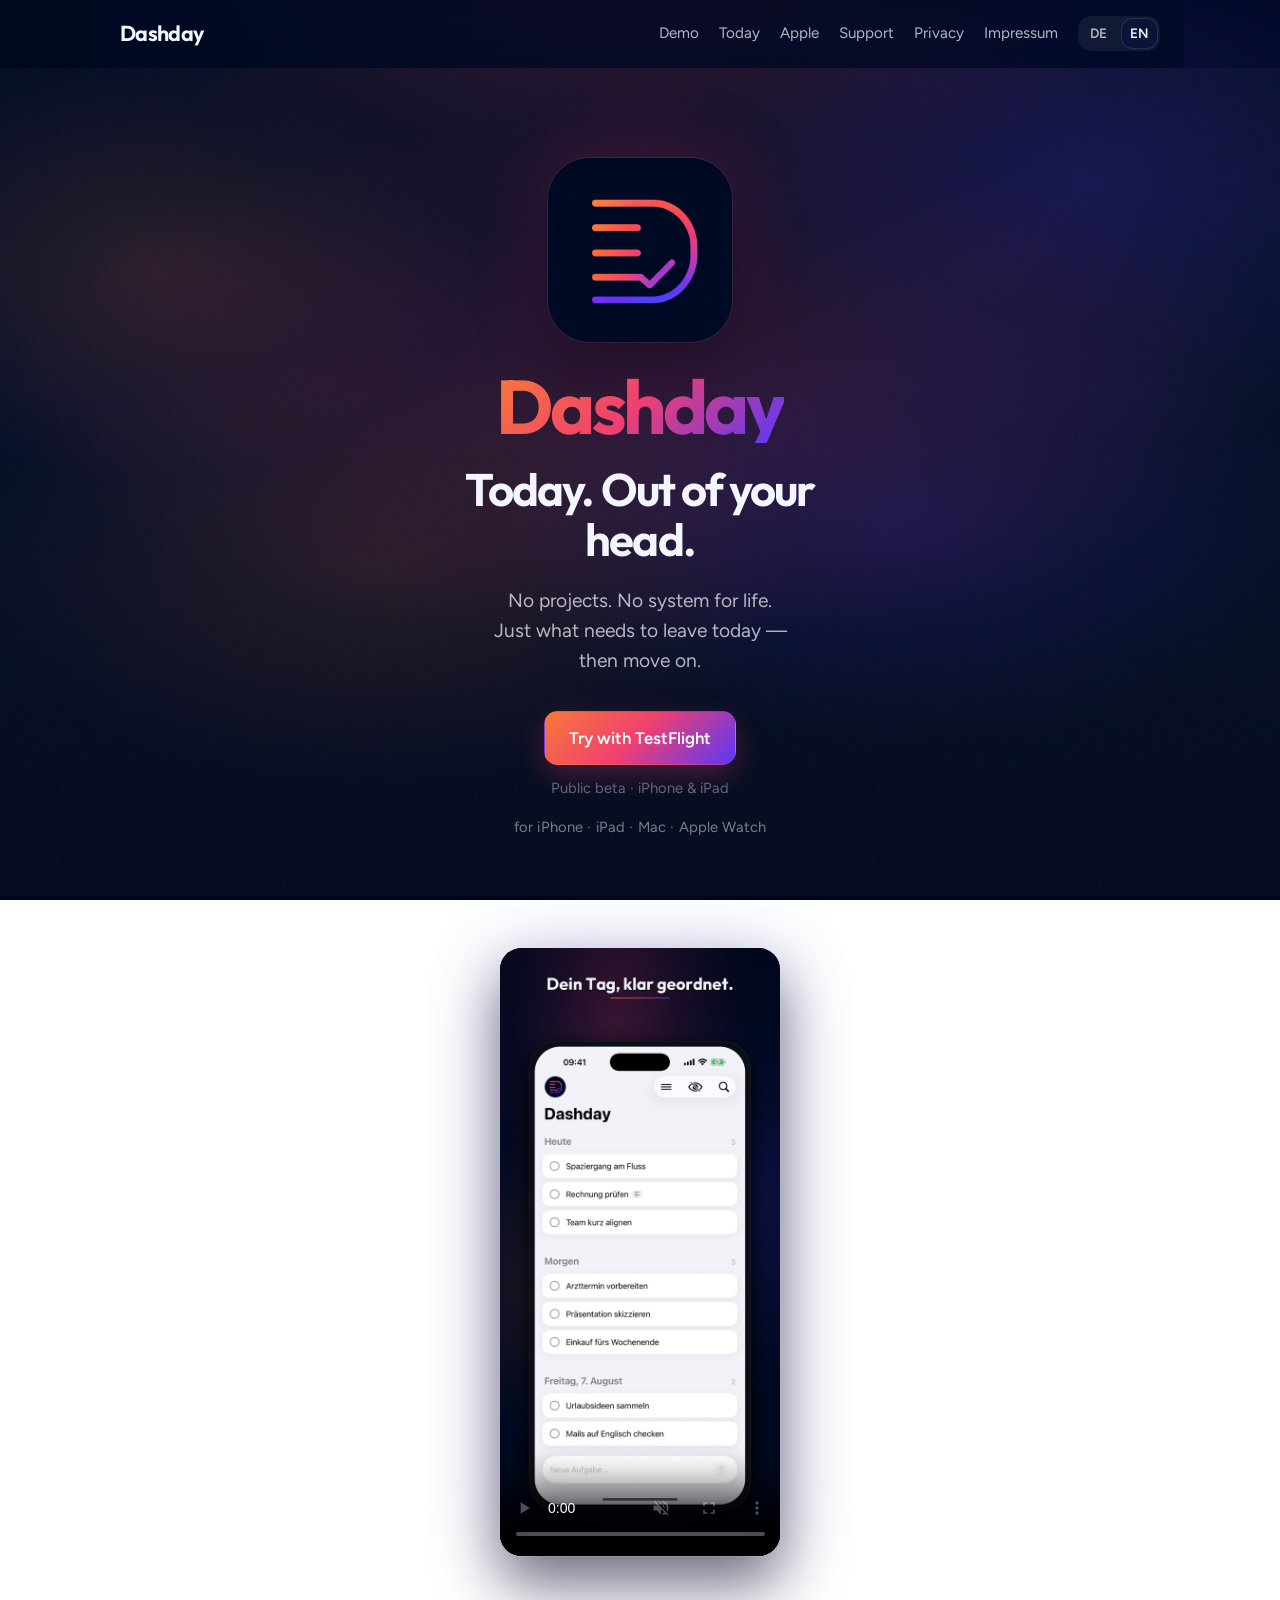
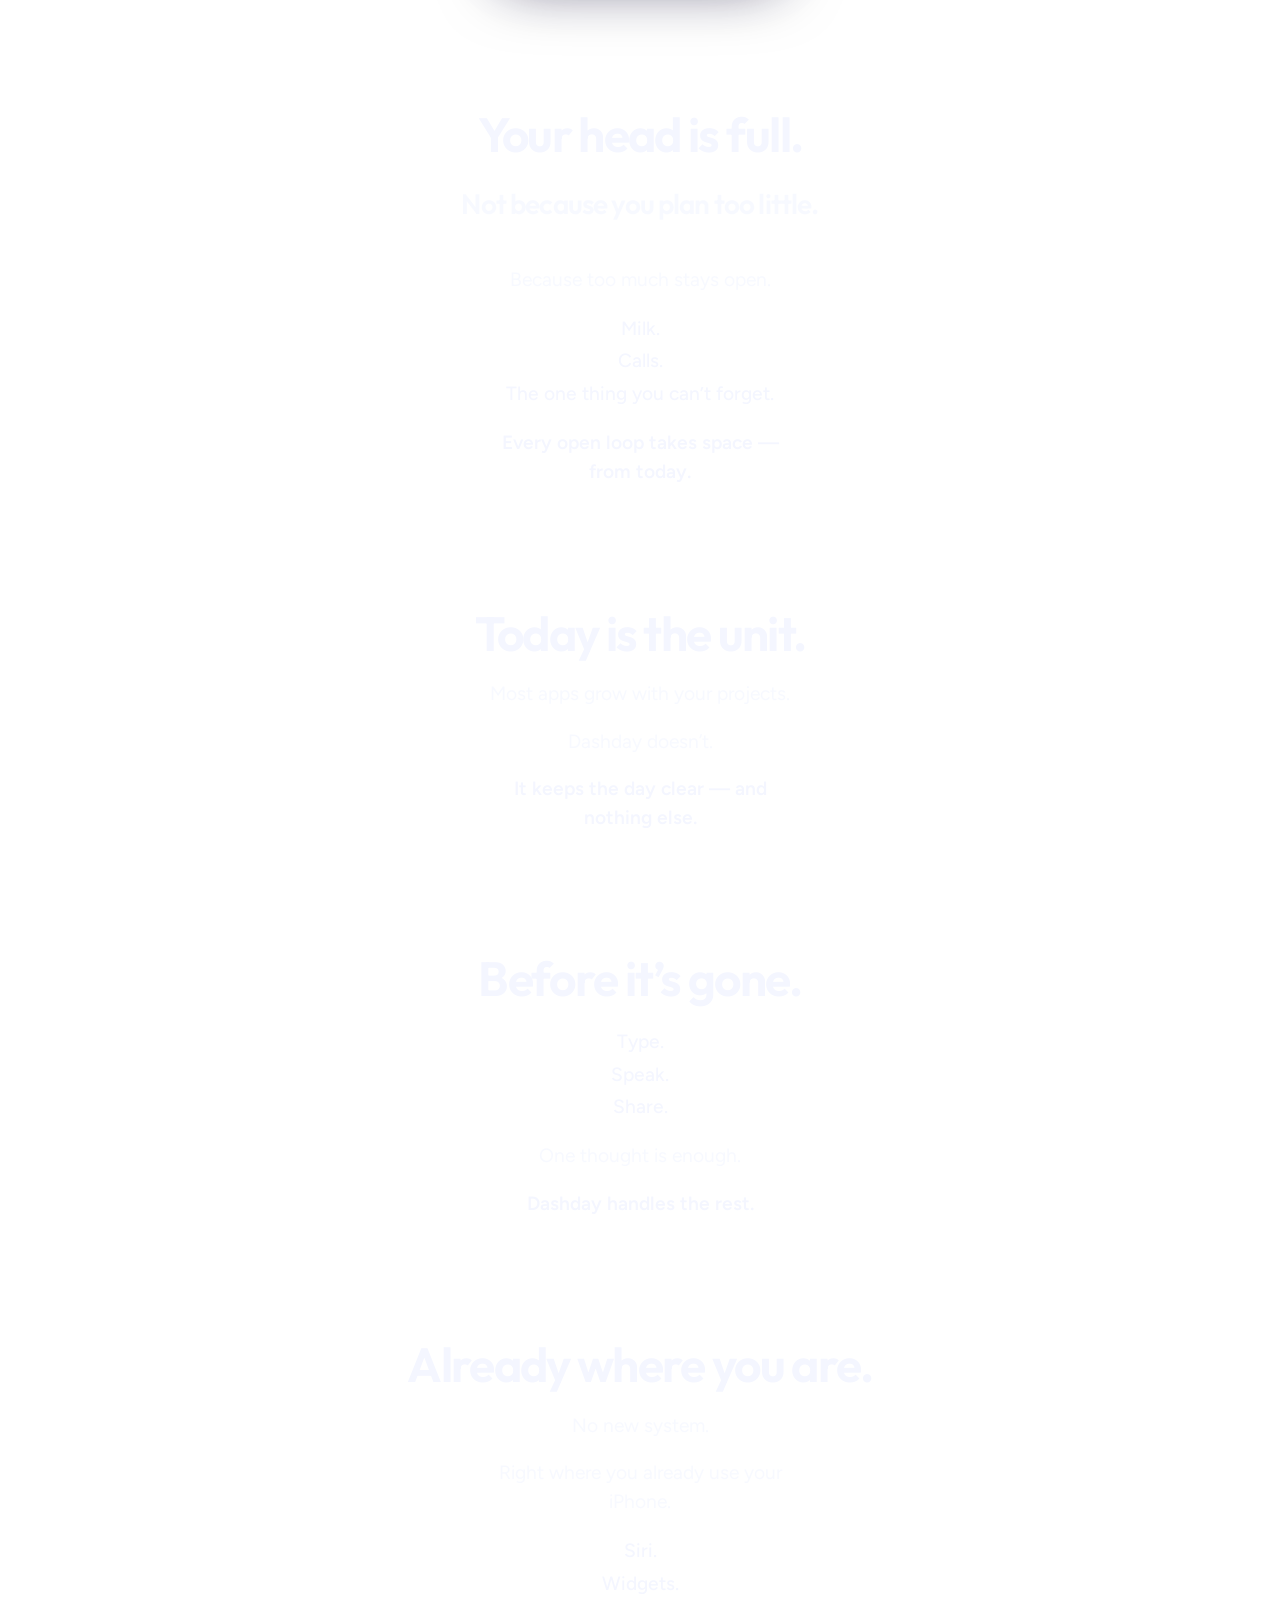
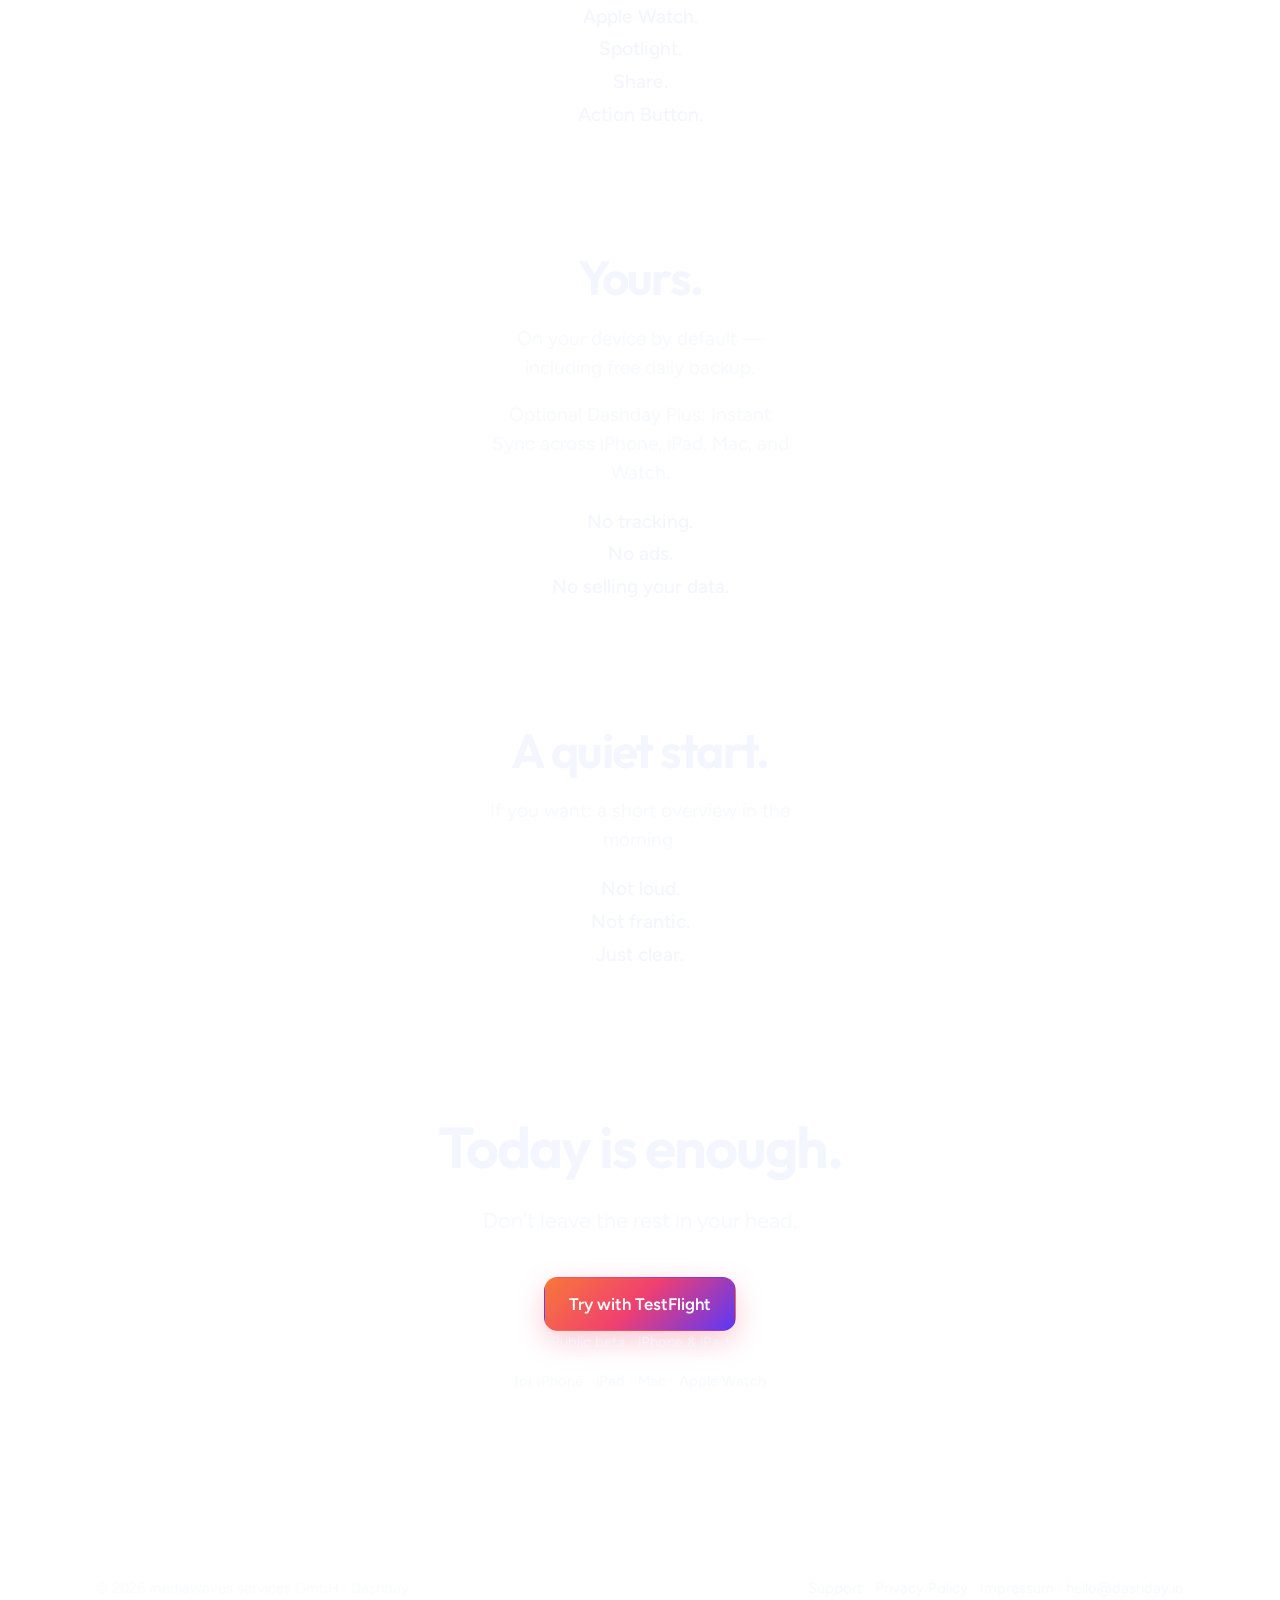
<file: index.html>
<!DOCTYPE html>
<html lang="en">
  <head>
    <meta charset="utf-8" />
    <meta name="viewport" content="width=device-width, initial-scale=1" />
    <title>Dashday — Today. Out of your head.</title>
    <meta
      name="description"
      content="Dashday: today, out of your head. For iPhone, iPad, Mac, and Apple Watch."
    />
    <meta name="robots" content="index,follow" />
    <link rel="canonical" href="https://dashday.io/" />
    <link rel="alternate" hreflang="de" href="https://dashday.io/de/" />
    <link rel="alternate" hreflang="en" href="https://dashday.io/en/" />
    <link rel="alternate" hreflang="x-default" href="https://dashday.io/" />
    <meta property="og:site_name" content="Dashday" />
    <meta property="og:title" content="Dashday" />
    <meta property="og:description" content="Today. Out of your head." />
    <meta property="og:url" content="https://dashday.io/" />
    <meta property="og:image" content="https://dashday.io/assets/icon-512.png" />
    <meta http-equiv="refresh" content="0;url=/en/" />
    <script src="/assets/i18n.js"></script>
    <script>
      DashdayI18n.redirectRoot();
    </script>
  </head>
  <body>
    <main style="font-family: system-ui, sans-serif; max-width: 28rem; margin: 4rem auto; padding: 0 1.25rem; line-height: 1.5">
      <h1>Dashday</h1>
      <p>Today. Out of your head.</p>
      <p>
        <a href="/en/">Continue in English</a>
        ·
        <a href="/de/">Weiter auf Deutsch</a>
      </p>
    </main>
  </body>
</html>
</file>
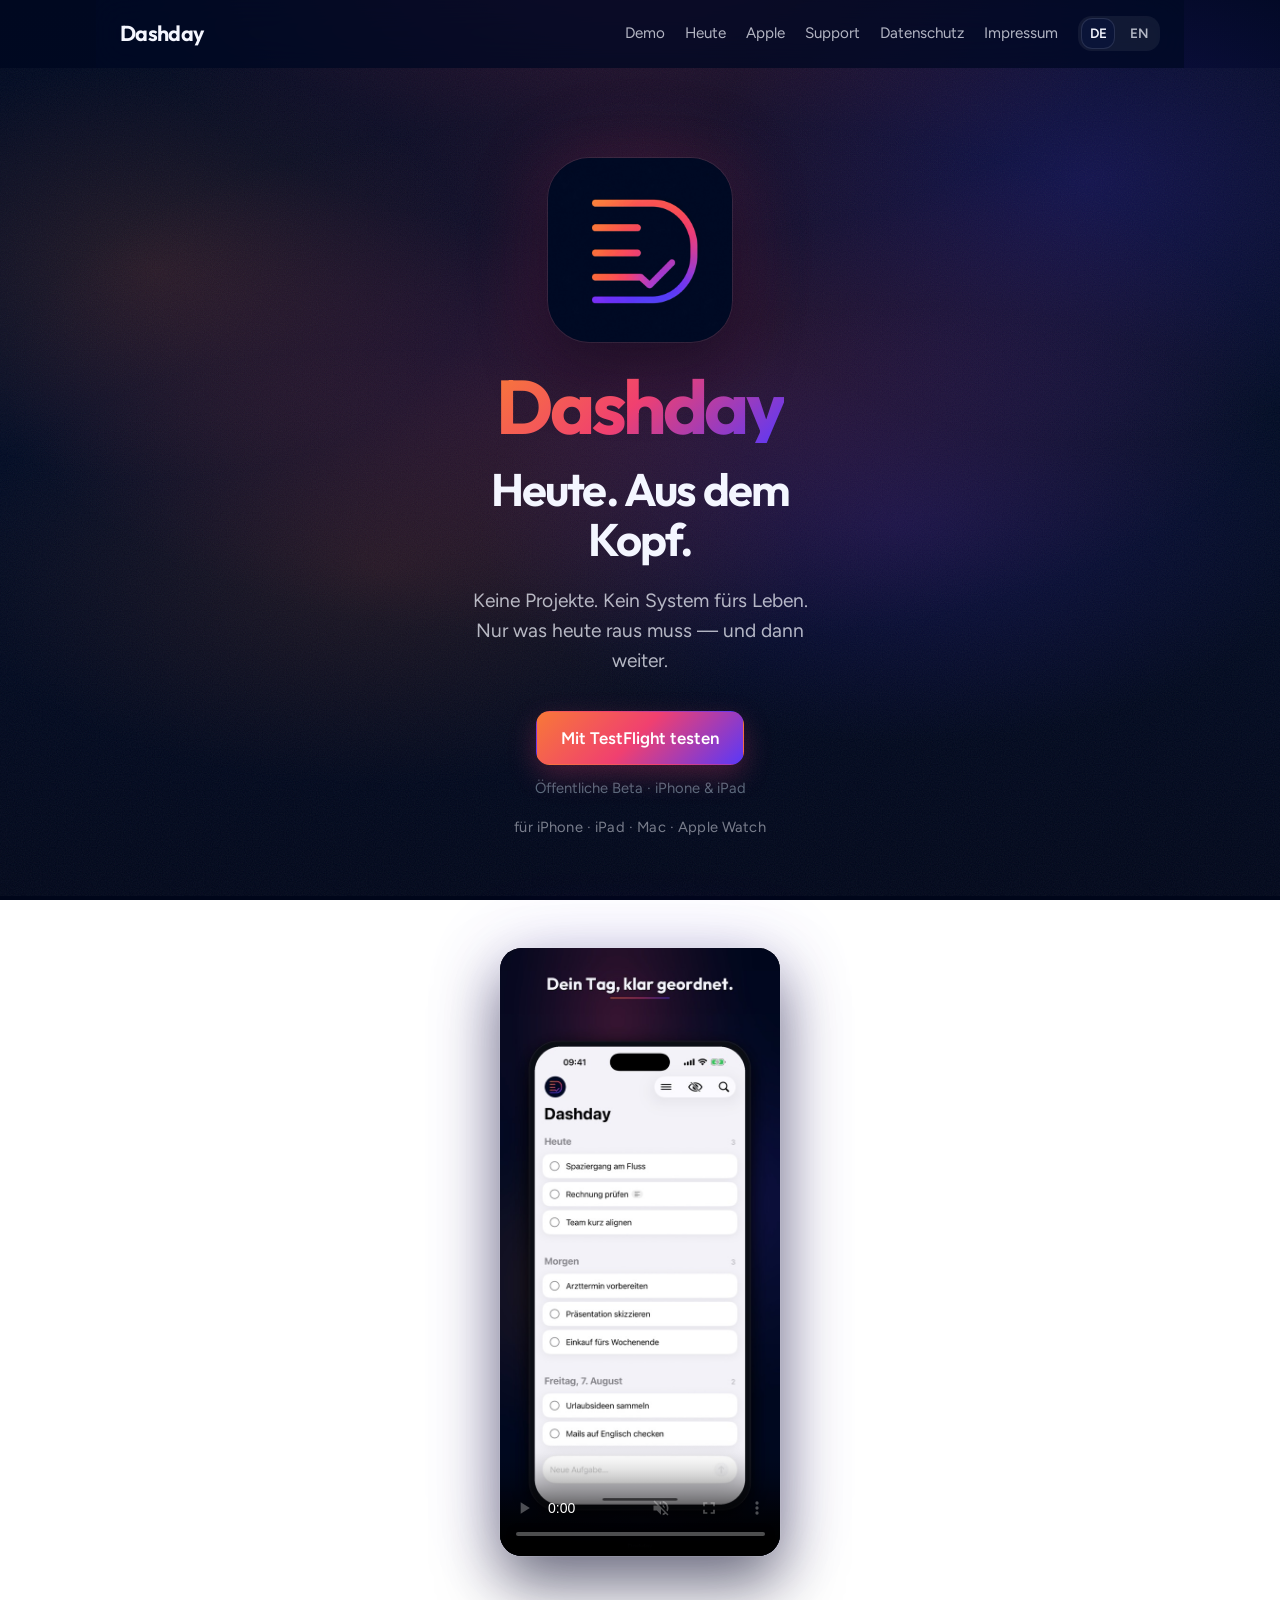
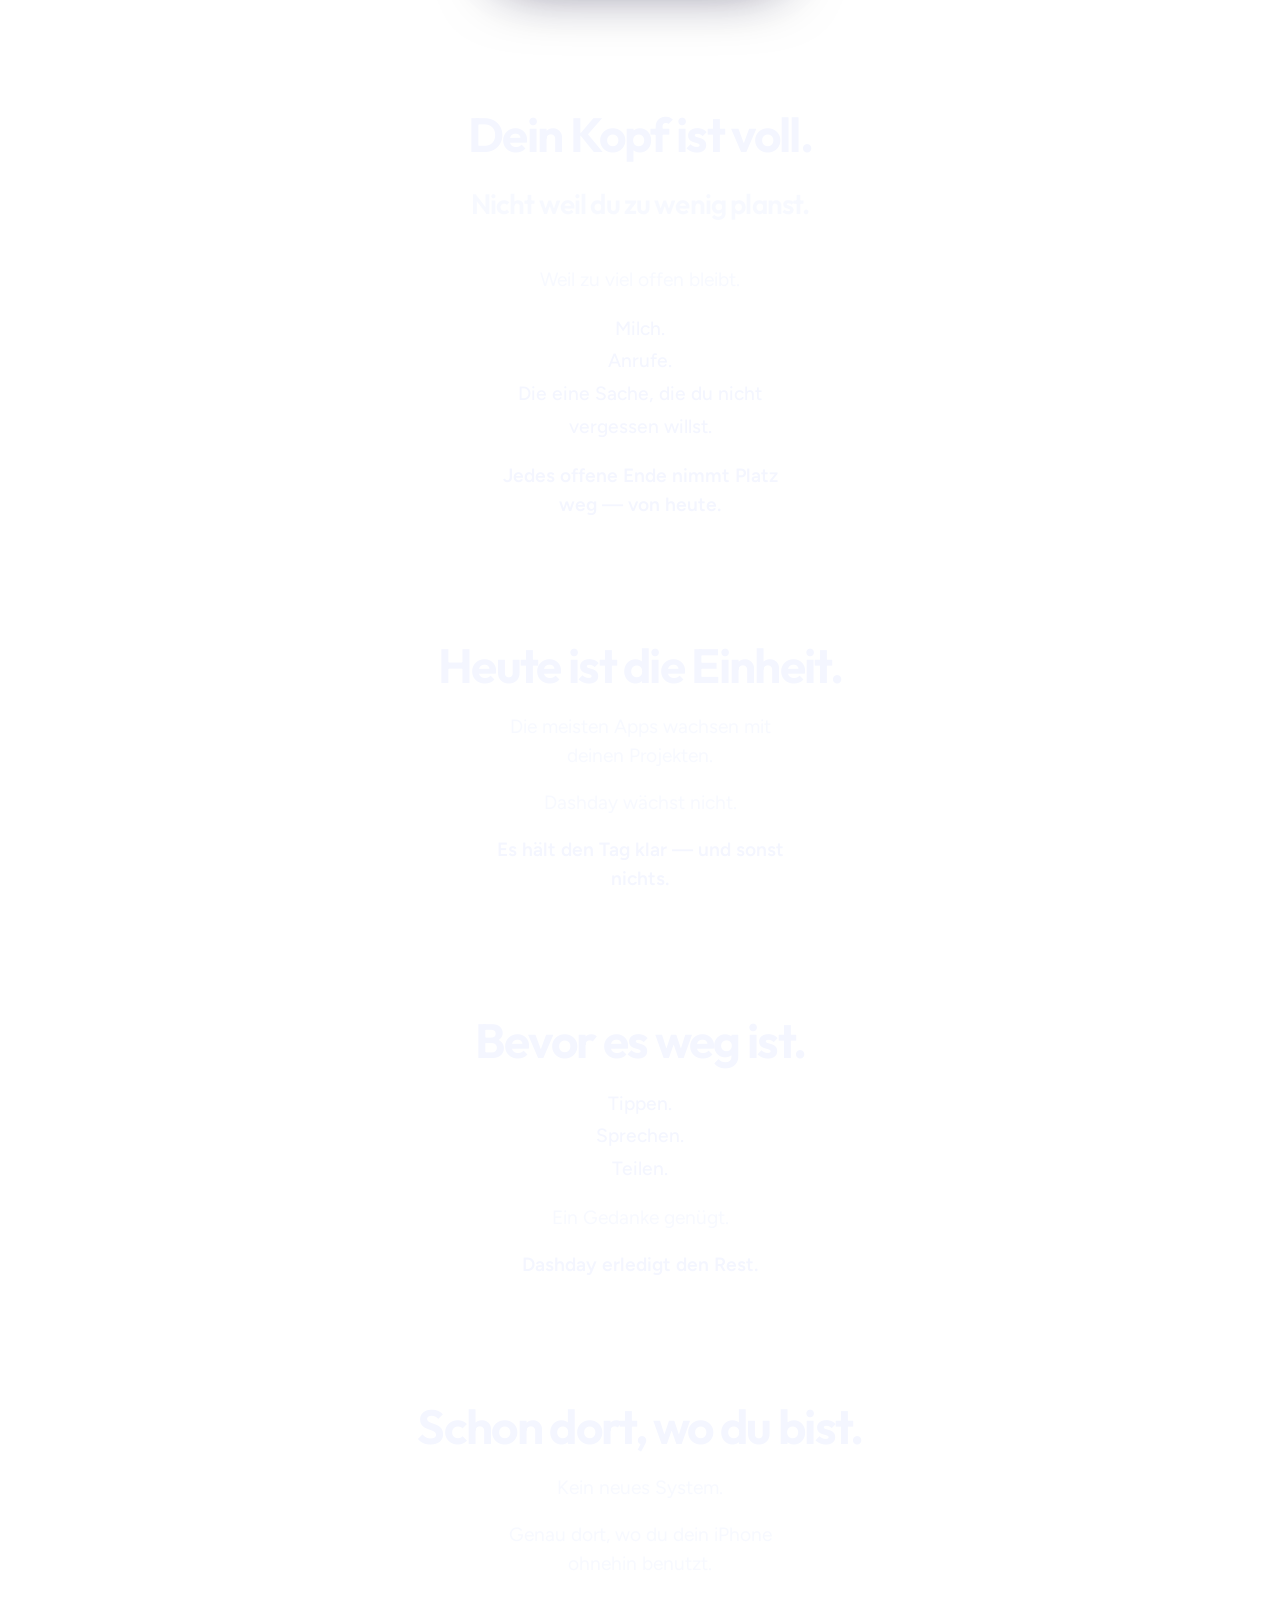
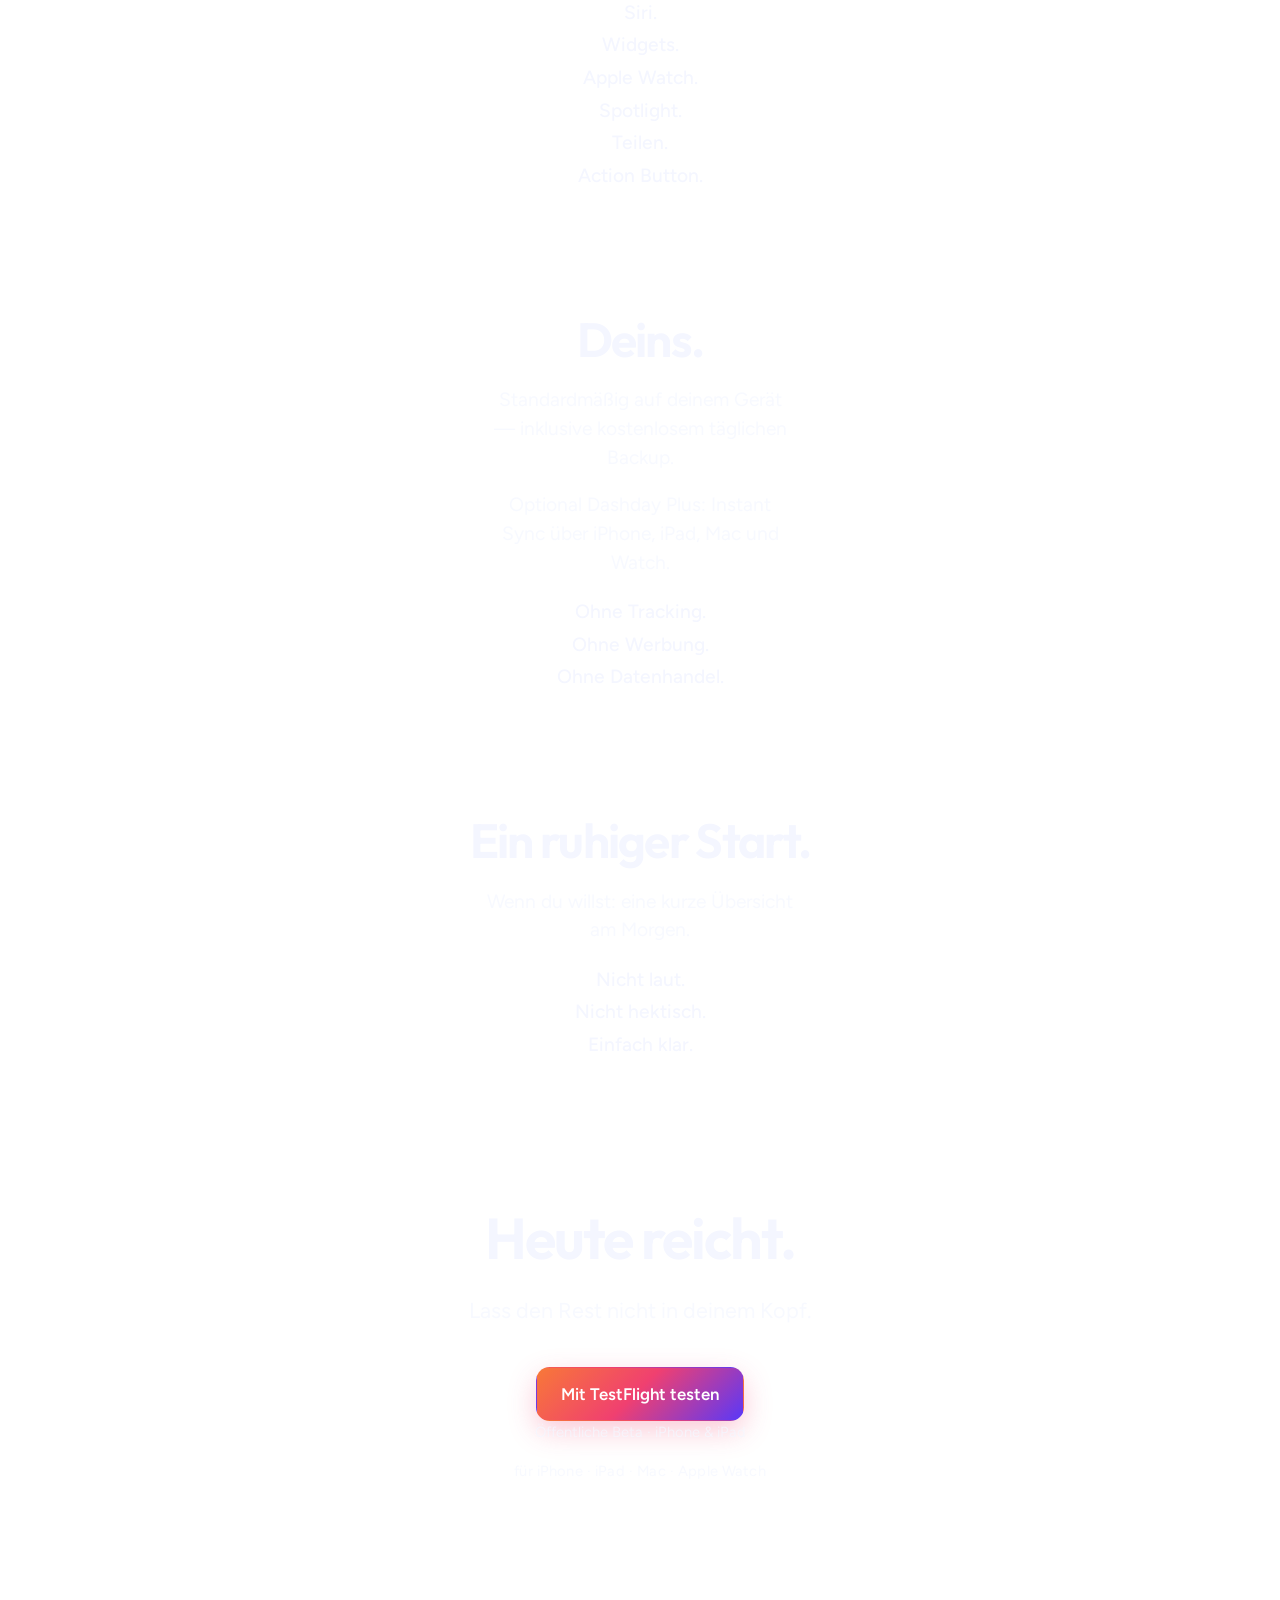
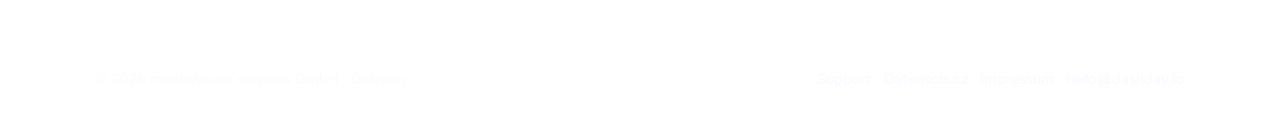
<file: de/index.html>
<!DOCTYPE html>
<html lang="de">
  <head>
    <meta charset="utf-8" />
    <meta name="viewport" content="width=device-width, initial-scale=1" />
    <title>Dashday — Heute. Aus dem Kopf.</title>
    <meta
      name="description"
      content="Dashday: Heute aus dem Kopf. Keine Projekte, kein System — nur was heute zählt. Für iPhone, iPad, Mac und Apple Watch."
    />
    <meta
      name="keywords"
      content="Dashday, Heute, Klarheit, Fokus, Gedanken, Apple Watch, Siri, iPhone, iPad, Mac"
    />
    <meta name="robots" content="index,follow,max-image-preview:large" />
    <meta name="author" content="mediawaves services GmbH" />
    <link rel="canonical" href="https://dashday.io/de/" />
    <link rel="alternate" hreflang="de" href="https://dashday.io/de/" />
    <link rel="alternate" hreflang="en" href="https://dashday.io/en/" />
    <link rel="alternate" hreflang="x-default" href="https://dashday.io/" />
    <meta property="og:site_name" content="Dashday" />
    <meta property="og:title" content="Dashday — Heute. Aus dem Kopf." />
    <meta
      property="og:description"
      content="Keine Projekte. Kein System fürs Leben. Nur was heute raus muss."
    />
    <meta property="og:url" content="https://dashday.io/de/" />
    <meta property="og:type" content="website" />
    <meta property="og:image" content="https://dashday.io/assets/icon-512.png" />
    <meta property="og:locale" content="de_DE" />
    <meta name="twitter:card" content="summary_large_image" />
    <meta name="twitter:title" content="Dashday — Heute. Aus dem Kopf." />
    <meta name="twitter:description" content="Nur was heute raus muss — und dann weiter." />
    <meta name="twitter:image" content="https://dashday.io/assets/icon-512.png" />
    <meta name="theme-color" content="#000a24" />
    <link rel="preconnect" href="https://fonts.googleapis.com" />
    <link rel="preconnect" href="https://fonts.gstatic.com" crossorigin />
    <link
      href="https://fonts.googleapis.com/css2?family=Figtree:wght@400;500;600;700&family=Outfit:wght@500;600;700&display=swap"
      rel="stylesheet"
    />
    <link rel="stylesheet" href="/styles.css" />
    <link rel="icon" href="/favicon.svg" type="image/svg+xml" />
    <link rel="apple-touch-icon" href="/assets/apple-touch-icon.png" />
    <script type="application/ld+json">
      {
        "@context": "https://schema.org",
        "@graph": [
          {
            "@type": "WebSite",
            "@id": "https://dashday.io/#website",
            "url": "https://dashday.io/",
            "name": "Dashday",
            "inLanguage": ["de", "en"],
            "publisher": { "@id": "https://dashday.io/#organization" }
          },
          {
            "@type": "Organization",
            "@id": "https://dashday.io/#organization",
            "name": "mediawaves services GmbH",
            "url": "https://dashday.io/",
            "logo": "https://dashday.io/assets/icon-512.png"
          },
          {
            "@type": "SoftwareApplication",
            "name": "Dashday",
            "applicationCategory": "LifestyleApplication",
            "operatingSystem": "iOS, iPadOS, macOS, watchOS",
            "description": "Heute. Aus dem Kopf. Für iPhone, iPad, Mac und Apple Watch.",
            "url": "https://dashday.io/de/",
            "image": "https://dashday.io/assets/icon-512.png",
            "author": { "@id": "https://dashday.io/#organization" },
            "offers": { "@type": "Offer", "price": "0", "priceCurrency": "EUR" }
          },
          {
            "@type": "VideoObject",
            "name": "Dashday Demo",
            "description": "Dashday in wenigen Sekunden.",
            "thumbnailUrl": "https://dashday.io/assets/demo/poster.jpg",
            "contentUrl": "https://dashday.io/assets/demo/dashday-demo.mp4",
            "uploadDate": "2026-08-04",
            "inLanguage": "de"
          }
        ]
      }
    </script>
  </head>
  <body>
    <header class="site-header" id="site-header">
      <a class="brand" href="/de/">Dashday</a>
      <nav class="nav" aria-label="Hauptnavigation">
        <a href="#demo">Demo</a>
        <a href="#heute">Heute</a>
        <a href="#apple">Apple</a>
        <a href="/de/support/">Support</a>
        <a href="/de/privacy/">Datenschutz</a>
        <a href="/de/impressum/">Impressum</a>
        <span class="lang-switch" role="group" aria-label="Sprache">
          <a href="/de/" data-lang="de" aria-current="true">DE</a>
          <a href="/en/" data-lang="en">EN</a>
        </span>
      </nav>
    </header>

    <main>
      <section class="hero" aria-label="Dashday">
        <div class="hero-atmosphere" aria-hidden="true"></div>
        <div class="hero-inner hero-inner-wide">
          <img
            class="hero-icon"
            src="/assets/icon-512.png"
            width="512"
            height="512"
            alt="Dashday App-Icon"
          />
          <p class="hero-brand">Dashday</p>
          <h1 class="hero-headline">Heute. Aus dem Kopf.</h1>
          <p class="hero-sub">
            Keine Projekte. Kein System fürs Leben.<br />
            Nur was heute raus muss — und dann weiter.
          </p>
          <div class="cta-row cta-store">
            <div data-store-live hidden>
              <a
                class="store-badge store-badge-lg"
                data-store-ios
                href="https://apps.apple.com/app/id6796732065"
                rel="noopener"
              >
                <img
                  src="/assets/badge-app-store-de.svg"
                  width="240"
                  height="65"
                  alt="Kostenlos im App Store"
                />
              </a>
            </div>
            <a
              class="button button-primary button-store-soon"
              data-store-testflight
              hidden
              href="https://testflight.apple.com/join/qQ1qYRTd"
              rel="noopener"
              >Mit TestFlight testen</a
            >
            <a
              class="button button-primary button-store-soon"
              data-store-soon
              data-mail="support"
              data-label="Kostenlos im App Store"
              data-subject="Dashday App Store / TestFlight"
              href="#"
              >Kostenlos im App Store</a
            >
          </div>
          <p class="cta-note" data-store-testflight hidden>Öffentliche Beta · iPhone &amp; iPad</p>
          <p class="platforms">für iPhone · iPad · Mac · Apple Watch</p>
        </div>
      </section>

      <section class="section section-demo" id="demo" aria-label="Dashday Demo">
        <div class="demo-frame">
          <video
            class="demo-video"
            controls
            muted
            playsinline
            loop
            preload="metadata"
            poster="/assets/demo/poster.jpg"
            title="Dashday Demo"
            data-autoplay-on-scroll
          >
            <source src="/assets/demo/dashday-demo.mp4" type="video/mp4" />
          </video>
        </div>
      </section>

      <section class="section" id="voll">
        <h2>Dein Kopf ist voll.</h2>
        <p class="punch">Nicht weil du zu wenig planst.</p>
        <div class="beat">
          <p>Weil zu viel offen bleibt.</p>
          <p class="soft-list">Milch.<br />Anrufe.<br />Die eine Sache, die du nicht vergessen willst.</p>
          <p class="emphasis">Jedes offene Ende nimmt Platz weg — von heute.</p>
        </div>
      </section>

      <section class="section" id="heute">
        <h2>Heute ist die Einheit.</h2>
        <div class="beat">
          <p>Die meisten Apps wachsen mit deinen Projekten.</p>
          <p>Dashday wächst nicht.</p>
          <p class="emphasis">Es hält den Tag klar — und sonst nichts.</p>
        </div>
      </section>

      <section class="section" id="festhalten">
        <h2>Bevor es weg ist.</h2>
        <div class="beat">
          <p class="soft-list">Tippen.<br />Sprechen.<br />Teilen.</p>
          <p>Ein Gedanke genügt.</p>
          <p class="emphasis">Dashday erledigt den Rest.</p>
        </div>
      </section>

      <section class="section" id="apple">
        <h2>Schon dort, wo du bist.</h2>
        <div class="beat">
          <p>Kein neues System.</p>
          <p>Genau dort, wo du dein iPhone ohnehin benutzt.</p>
          <p class="soft-list soft-list-wide">Siri.<br />Widgets.<br />Apple Watch.<br />Spotlight.<br />Teilen.<br />Action Button.</p>
        </div>
      </section>

      <section class="section" id="daten">
        <h2>Deins.</h2>
        <div class="beat">
          <p>Standardmäßig auf deinem Gerät — inklusive kostenlosem täglichen Backup.</p>
          <p>Optional Dashday Plus: Instant Sync über iPhone, iPad, Mac und Watch.</p>
          <p class="soft-list">Ohne Tracking.<br />Ohne Werbung.<br />Ohne Datenhandel.</p>
        </div>
      </section>

      <section class="section" id="morgen">
        <h2>Ein ruhiger Start.</h2>
        <div class="beat">
          <p>Wenn du willst: eine kurze Übersicht am Morgen.</p>
          <p class="soft-list">Nicht laut.<br />Nicht hektisch.<br />Einfach klar.</p>
        </div>
      </section>

      <section class="section section-closing" id="cta">
        <h2 class="closing-headline">Heute reicht.</h2>
        <p class="closing-sub">Lass den Rest nicht in deinem Kopf.</p>
        <div class="cta-row cta-row-static cta-store">
          <div data-store-live hidden>
            <a
              class="store-badge store-badge-lg"
              data-store-ios
              href="https://apps.apple.com/app/id6796732065"
              rel="noopener"
            >
              <img
                src="/assets/badge-app-store-de.svg"
                width="240"
                height="65"
                alt="Kostenlos im App Store"
              />
            </a>
          </div>
          <a
            class="button button-primary button-store-soon"
            data-store-testflight
            hidden
            href="https://testflight.apple.com/join/qQ1qYRTd"
            rel="noopener"
            >Mit TestFlight testen</a
          >
          <a
            class="button button-primary button-store-soon"
            data-store-soon
            data-mail="support"
            data-label="Kostenlos im App Store"
            data-subject="Dashday App Store / TestFlight"
            href="#"
            >Kostenlos im App Store</a
          >
        </div>
        <p class="cta-note" data-store-testflight hidden>Öffentliche Beta · iPhone &amp; iPad</p>
        <p class="platforms">für iPhone · iPad · Mac · Apple Watch</p>
      </section>
    </main>

    <footer class="site-footer">
      <span>© <span id="year"></span> mediawaves services GmbH · Dashday</span>
      <span>
        <a href="/de/support/">Support</a>
        ·
        <a href="/de/privacy/">Datenschutz</a>
        ·
        <a href="/de/impressum/">Impressum</a>
        ·
        <span data-mail="support"></span>
      </span>
    </footer>

    <script src="/assets/store-config.js"></script>
    <script src="/assets/store.js" defer></script>
    <script src="/assets/i18n.js" defer></script>
    <script src="/assets/contact.js" defer></script>
    <script src="/assets/site.js" defer></script>
  </body>
</html>
</file>
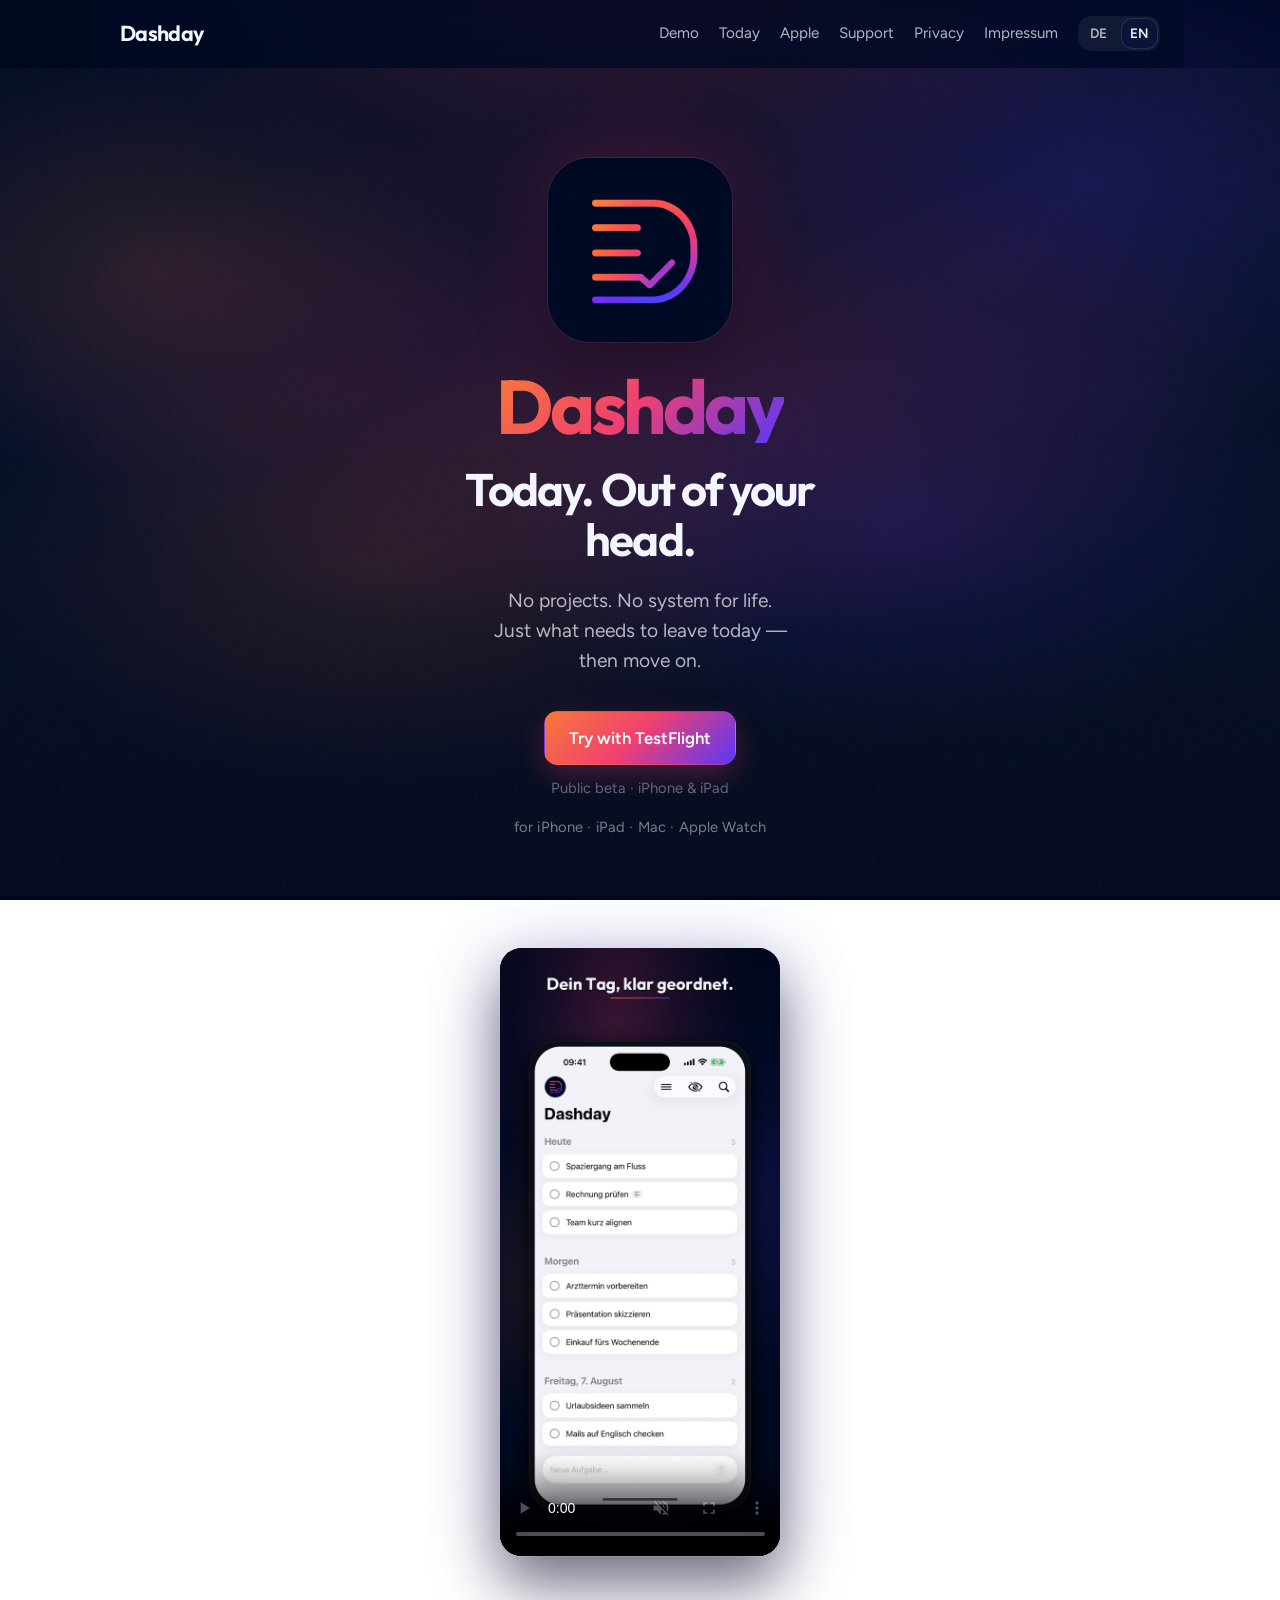
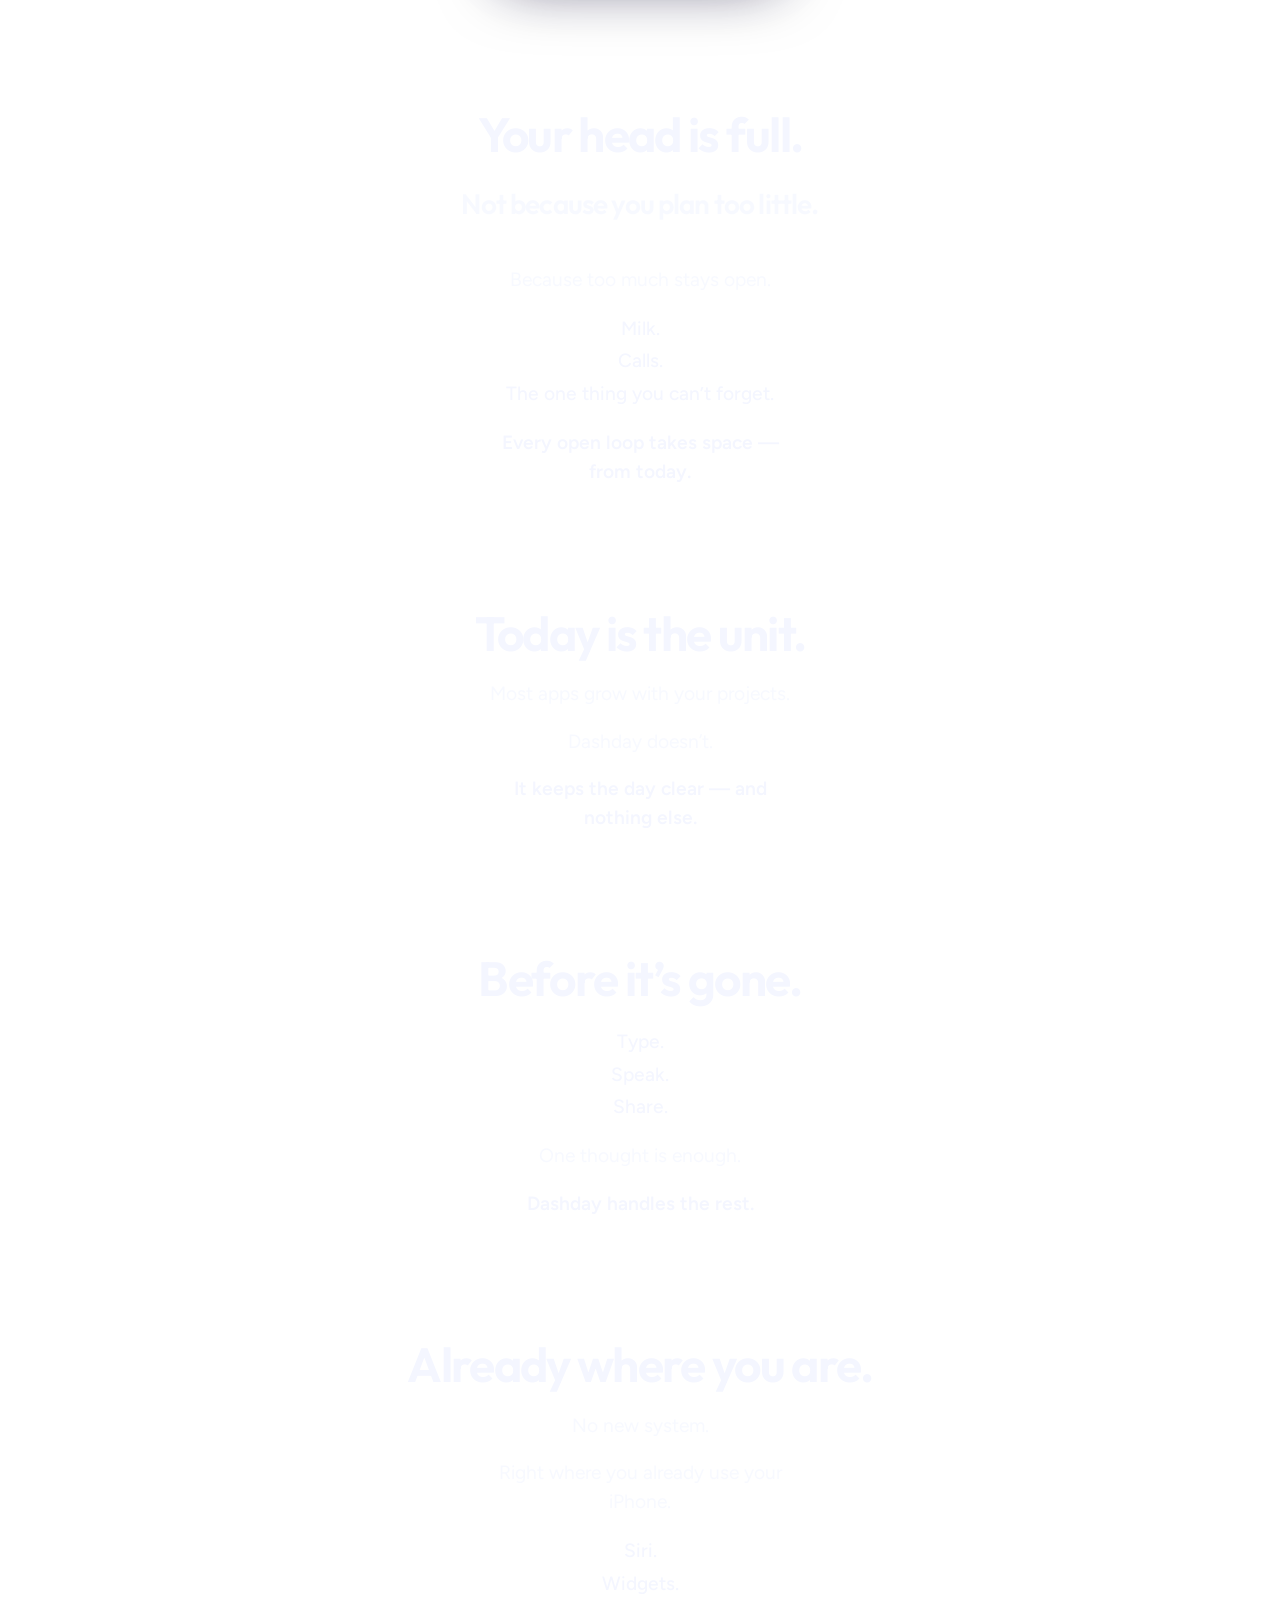
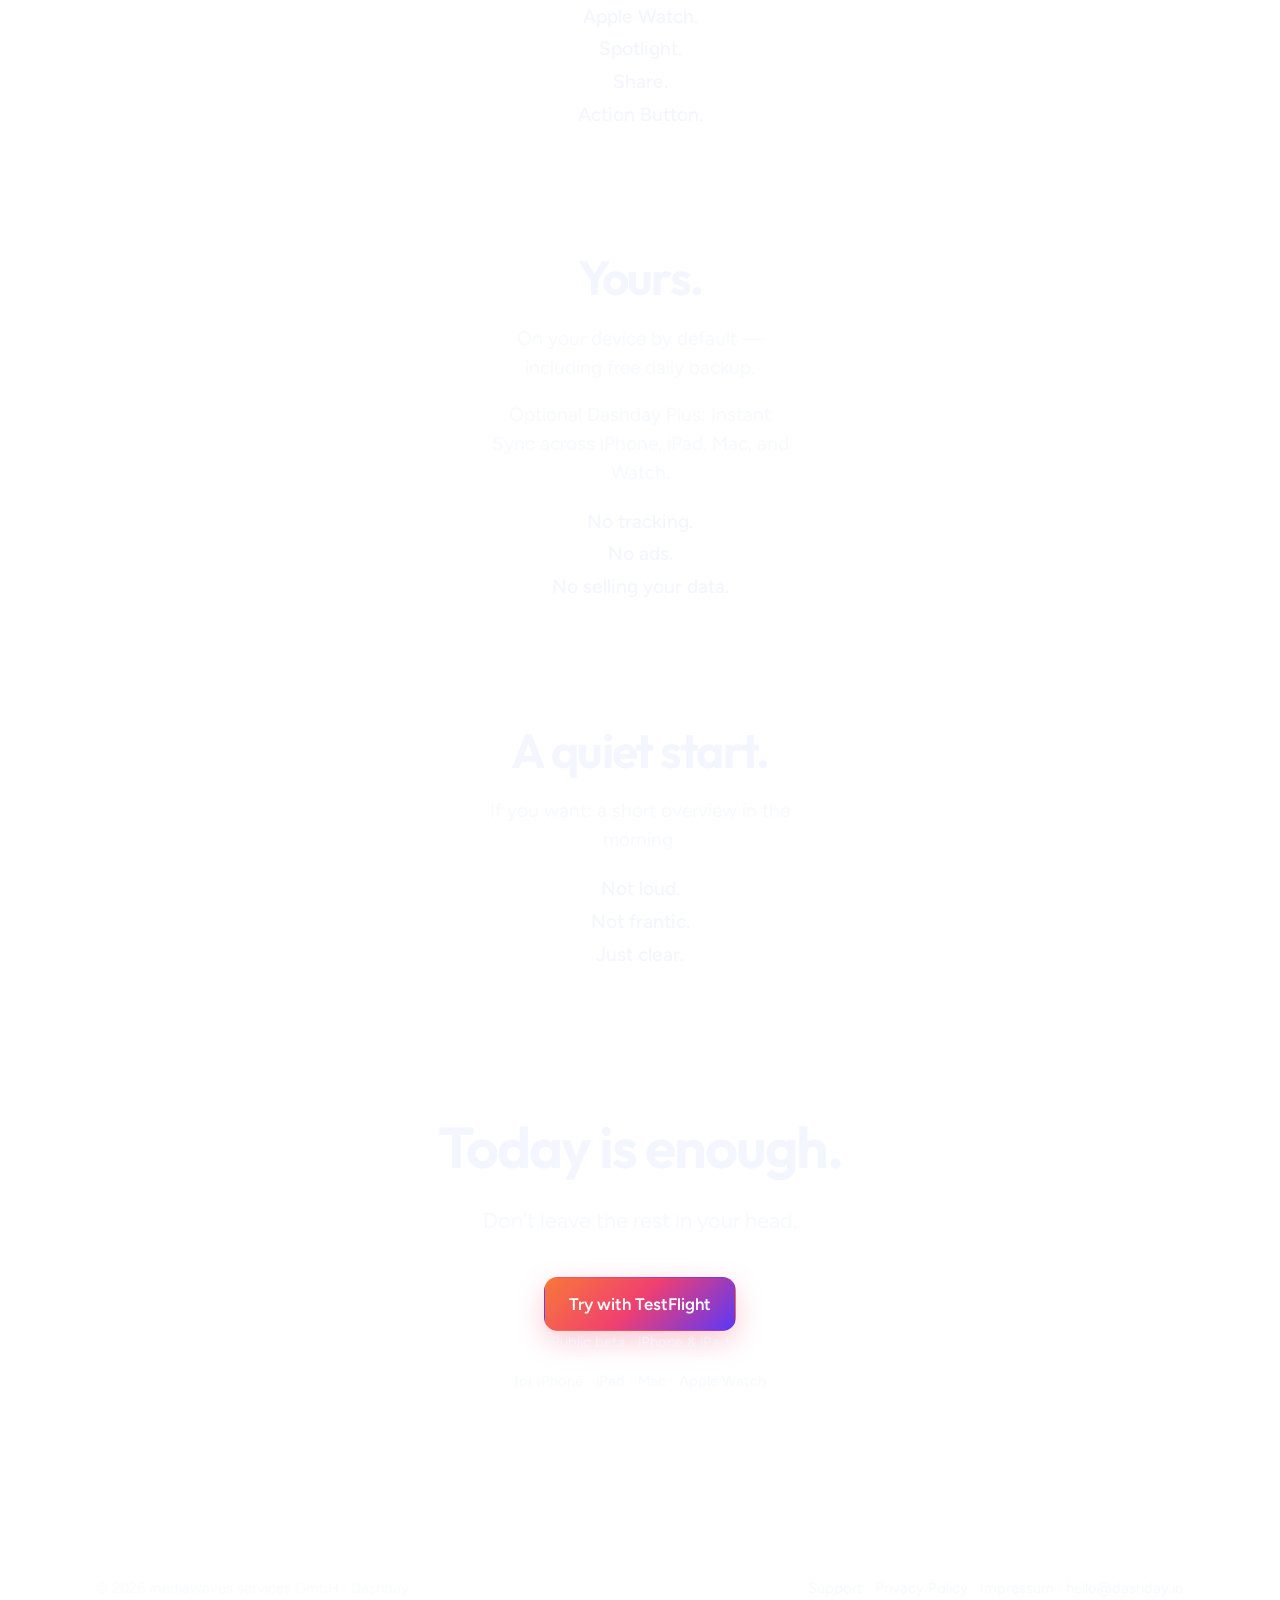
<file: en/index.html>
<!DOCTYPE html>
<html lang="en">
  <head>
    <meta charset="utf-8" />
    <meta name="viewport" content="width=device-width, initial-scale=1" />
    <title>Dashday — Today. Out of your head.</title>
    <meta
      name="description"
      content="Dashday: today, out of your head. No projects, no system — just what matters today. For iPhone, iPad, Mac, and Apple Watch."
    />
    <meta
      name="keywords"
      content="Dashday, today, clarity, focus, thoughts, Apple Watch, Siri, iPhone, iPad, Mac"
    />
    <meta name="robots" content="index,follow,max-image-preview:large" />
    <meta name="author" content="mediawaves services GmbH" />
    <link rel="canonical" href="https://dashday.io/en/" />
    <link rel="alternate" hreflang="de" href="https://dashday.io/de/" />
    <link rel="alternate" hreflang="en" href="https://dashday.io/en/" />
    <link rel="alternate" hreflang="x-default" href="https://dashday.io/" />
    <meta property="og:site_name" content="Dashday" />
    <meta property="og:title" content="Dashday — Today. Out of your head." />
    <meta
      property="og:description"
      content="No projects. No system for life. Just what needs to leave today."
    />
    <meta property="og:url" content="https://dashday.io/en/" />
    <meta property="og:type" content="website" />
    <meta property="og:image" content="https://dashday.io/assets/icon-512.png" />
    <meta property="og:locale" content="en_US" />
    <meta name="twitter:card" content="summary_large_image" />
    <meta name="twitter:title" content="Dashday — Today. Out of your head." />
    <meta name="twitter:description" content="Just what needs to leave today — then move on." />
    <meta name="twitter:image" content="https://dashday.io/assets/icon-512.png" />
    <meta name="theme-color" content="#000a24" />
    <link rel="preconnect" href="https://fonts.googleapis.com" />
    <link rel="preconnect" href="https://fonts.gstatic.com" crossorigin />
    <link
      href="https://fonts.googleapis.com/css2?family=Figtree:wght@400;500;600;700&family=Outfit:wght@500;600;700&display=swap"
      rel="stylesheet"
    />
    <link rel="stylesheet" href="/styles.css" />
    <link rel="icon" href="/favicon.svg" type="image/svg+xml" />
    <link rel="apple-touch-icon" href="/assets/apple-touch-icon.png" />
    <script type="application/ld+json">
      {
        "@context": "https://schema.org",
        "@graph": [
          {
            "@type": "WebSite",
            "@id": "https://dashday.io/#website",
            "url": "https://dashday.io/",
            "name": "Dashday",
            "inLanguage": ["de", "en"],
            "publisher": { "@id": "https://dashday.io/#organization" }
          },
          {
            "@type": "Organization",
            "@id": "https://dashday.io/#organization",
            "name": "mediawaves services GmbH",
            "url": "https://dashday.io/",
            "logo": "https://dashday.io/assets/icon-512.png"
          },
          {
            "@type": "SoftwareApplication",
            "name": "Dashday",
            "applicationCategory": "LifestyleApplication",
            "operatingSystem": "iOS, iPadOS, macOS, watchOS",
            "description": "Today. Out of your head. For iPhone, iPad, Mac, and Apple Watch.",
            "url": "https://dashday.io/en/",
            "image": "https://dashday.io/assets/icon-512.png",
            "author": { "@id": "https://dashday.io/#organization" },
            "offers": { "@type": "Offer", "price": "0", "priceCurrency": "USD" }
          },
          {
            "@type": "VideoObject",
            "name": "Dashday Demo",
            "description": "Dashday in a few seconds.",
            "thumbnailUrl": "https://dashday.io/assets/demo/poster.jpg",
            "contentUrl": "https://dashday.io/assets/demo/dashday-demo.mp4",
            "uploadDate": "2026-08-04",
            "inLanguage": "en"
          }
        ]
      }
    </script>
  </head>
  <body>
    <header class="site-header" id="site-header">
      <a class="brand" href="/en/">Dashday</a>
      <nav class="nav" aria-label="Primary">
        <a href="#demo">Demo</a>
        <a href="#today">Today</a>
        <a href="#apple">Apple</a>
        <a href="/en/support/">Support</a>
        <a href="/en/privacy/">Privacy</a>
        <a href="/en/impressum/">Impressum</a>
        <span class="lang-switch" role="group" aria-label="Language">
          <a href="/de/" data-lang="de">DE</a>
          <a href="/en/" data-lang="en" aria-current="true">EN</a>
        </span>
      </nav>
    </header>

    <main>
      <section class="hero" aria-label="Dashday">
        <div class="hero-atmosphere" aria-hidden="true"></div>
        <div class="hero-inner hero-inner-wide">
          <img
            class="hero-icon"
            src="/assets/icon-512.png"
            width="512"
            height="512"
            alt="Dashday app icon"
          />
          <p class="hero-brand">Dashday</p>
          <h1 class="hero-headline">Today. Out of your head.</h1>
          <p class="hero-sub">
            No projects. No system for life.<br />
            Just what needs to leave today — then move on.
          </p>
          <div class="cta-row cta-store">
            <div data-store-live hidden>
              <a
                class="store-badge store-badge-lg"
                data-store-ios
                href="https://apps.apple.com/app/id6796732065"
                rel="noopener"
              >
                <img
                  src="/assets/badge-app-store-en.svg"
                  width="220"
                  height="66"
                  alt="Free on the App Store"
                />
              </a>
            </div>
            <a
              class="button button-primary button-store-soon"
              data-store-testflight
              hidden
              href="https://testflight.apple.com/join/qQ1qYRTd"
              rel="noopener"
              >Try with TestFlight</a
            >
            <a
              class="button button-primary button-store-soon"
              data-store-soon
              data-mail="support"
              data-label="Free on the App Store"
              data-subject="Dashday App Store / TestFlight"
              href="#"
              >Free on the App Store</a
            >
          </div>
          <p class="cta-note" data-store-testflight hidden>Public beta · iPhone &amp; iPad</p>
          <p class="platforms">for iPhone · iPad · Mac · Apple Watch</p>
        </div>
      </section>

      <section class="section section-demo" id="demo" aria-label="Dashday demo">
        <div class="demo-frame">
          <video
            class="demo-video"
            controls
            muted
            playsinline
            loop
            preload="metadata"
            poster="/assets/demo/poster.jpg"
            title="Dashday demo"
            data-autoplay-on-scroll
          >
            <source src="/assets/demo/dashday-demo.mp4" type="video/mp4" />
          </video>
        </div>
      </section>

      <section class="section" id="full">
        <h2>Your head is full.</h2>
        <p class="punch">Not because you plan too little.</p>
        <div class="beat">
          <p>Because too much stays open.</p>
          <p class="soft-list">Milk.<br />Calls.<br />The one thing you can’t forget.</p>
          <p class="emphasis">Every open loop takes space — from today.</p>
        </div>
      </section>

      <section class="section" id="today">
        <h2>Today is the unit.</h2>
        <div class="beat">
          <p>Most apps grow with your projects.</p>
          <p>Dashday doesn’t.</p>
          <p class="emphasis">It keeps the day clear — and nothing else.</p>
        </div>
      </section>

      <section class="section" id="capture">
        <h2>Before it’s gone.</h2>
        <div class="beat">
          <p class="soft-list">Type.<br />Speak.<br />Share.</p>
          <p>One thought is enough.</p>
          <p class="emphasis">Dashday handles the rest.</p>
        </div>
      </section>

      <section class="section" id="apple">
        <h2>Already where you are.</h2>
        <div class="beat">
          <p>No new system.</p>
          <p>Right where you already use your iPhone.</p>
          <p class="soft-list soft-list-wide">Siri.<br />Widgets.<br />Apple Watch.<br />Spotlight.<br />Share.<br />Action Button.</p>
        </div>
      </section>

      <section class="section" id="data">
        <h2>Yours.</h2>
        <div class="beat">
          <p>On your device by default — including free daily backup.</p>
          <p>Optional Dashday Plus: Instant Sync across iPhone, iPad, Mac, and Watch.</p>
          <p class="soft-list">No tracking.<br />No ads.<br />No selling your data.</p>
        </div>
      </section>

      <section class="section" id="morning">
        <h2>A quiet start.</h2>
        <div class="beat">
          <p>If you want: a short overview in the morning.</p>
          <p class="soft-list">Not loud.<br />Not frantic.<br />Just clear.</p>
        </div>
      </section>

      <section class="section section-closing" id="cta">
        <h2 class="closing-headline">Today is enough.</h2>
        <p class="closing-sub">Don’t leave the rest in your head.</p>
        <div class="cta-row cta-row-static cta-store">
          <div data-store-live hidden>
            <a
              class="store-badge store-badge-lg"
              data-store-ios
              href="https://apps.apple.com/app/id6796732065"
              rel="noopener"
            >
              <img
                src="/assets/badge-app-store-en.svg"
                width="220"
                height="66"
                alt="Free on the App Store"
              />
            </a>
          </div>
          <a
            class="button button-primary button-store-soon"
            data-store-testflight
            hidden
            href="https://testflight.apple.com/join/qQ1qYRTd"
            rel="noopener"
            >Try with TestFlight</a
          >
          <a
            class="button button-primary button-store-soon"
            data-store-soon
            data-mail="support"
            data-label="Free on the App Store"
            data-subject="Dashday App Store / TestFlight"
            href="#"
            >Free on the App Store</a
          >
        </div>
        <p class="cta-note" data-store-testflight hidden>Public beta · iPhone &amp; iPad</p>
        <p class="platforms">for iPhone · iPad · Mac · Apple Watch</p>
      </section>
    </main>

    <footer class="site-footer">
      <span>© <span id="year"></span> mediawaves services GmbH · Dashday</span>
      <span>
        <a href="/en/support/">Support</a>
        ·
        <a href="/en/privacy/">Privacy Policy</a>
        ·
        <a href="/en/impressum/">Impressum</a>
        ·
        <span data-mail="support"></span>
      </span>
    </footer>

    <script src="/assets/store-config.js"></script>
    <script src="/assets/store.js" defer></script>
    <script src="/assets/i18n.js" defer></script>
    <script src="/assets/contact.js" defer></script>
    <script src="/assets/site.js" defer></script>
  </body>
</html>
</file>
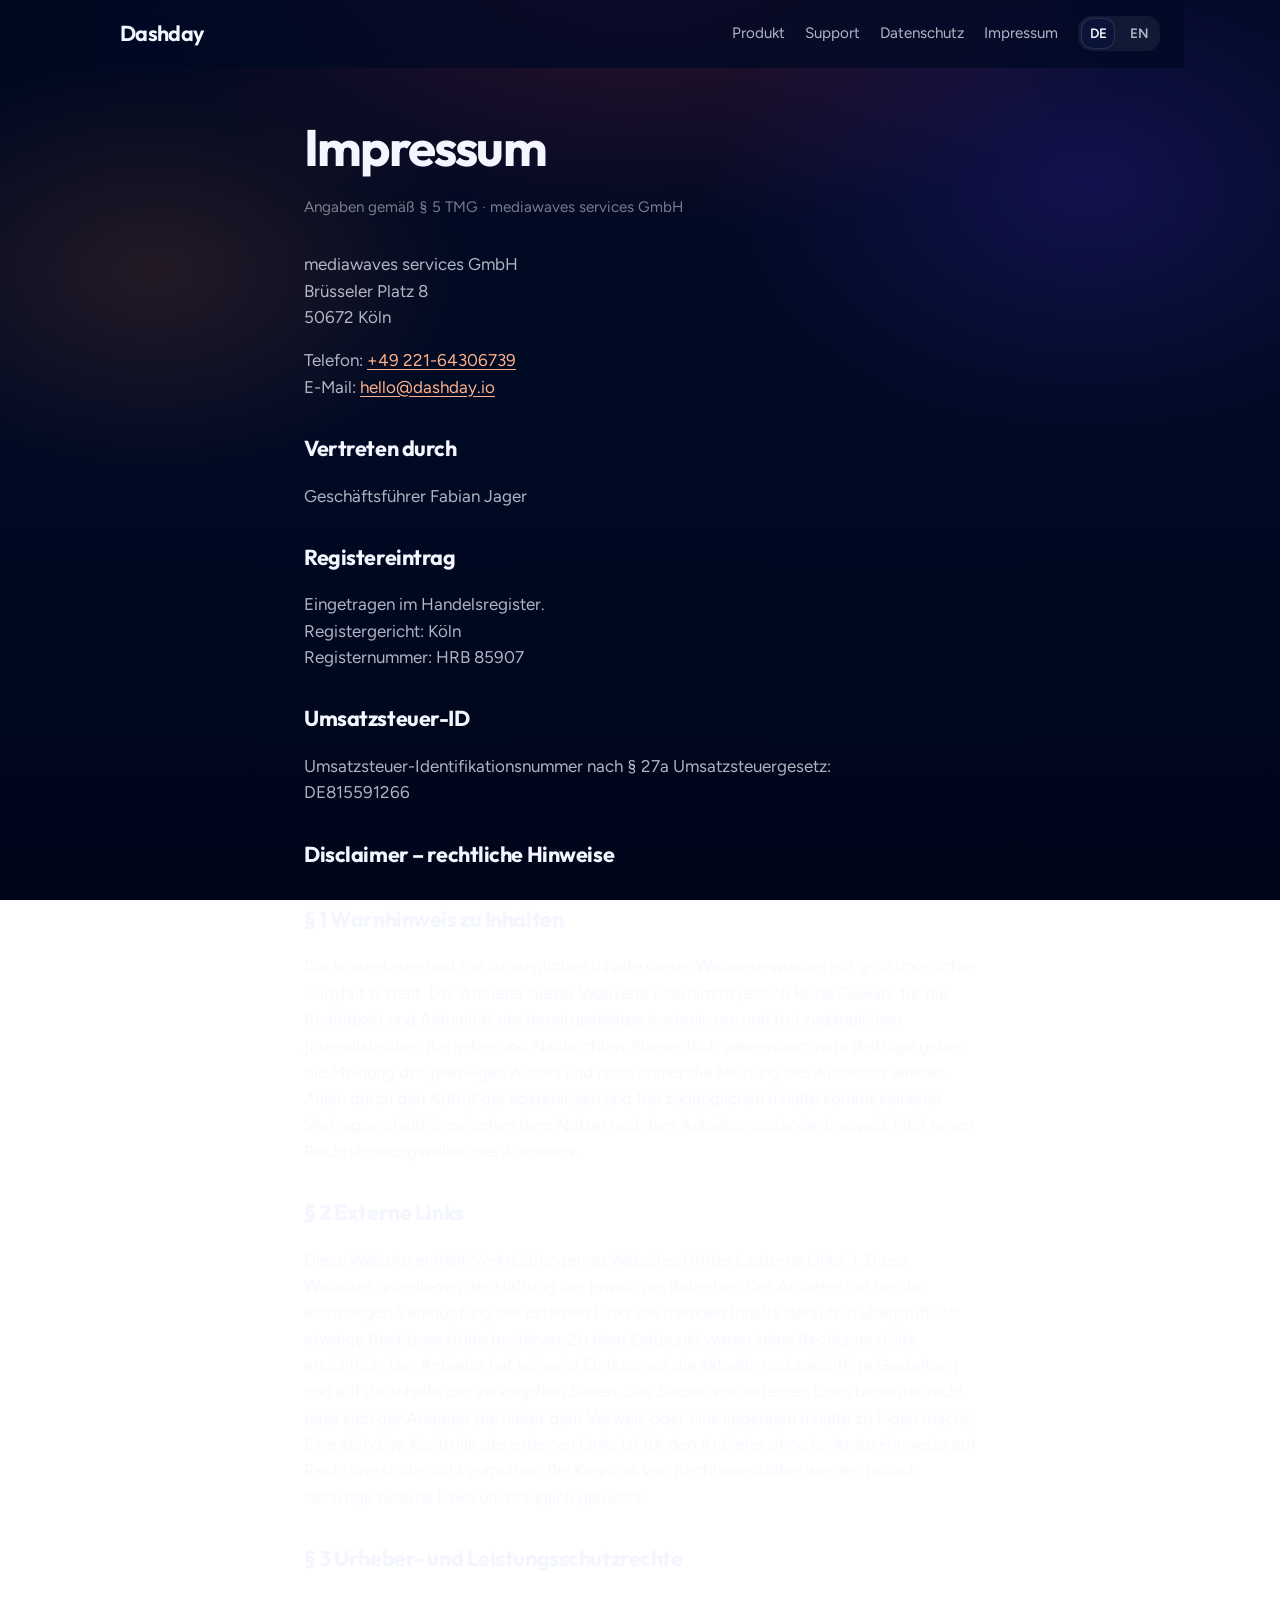
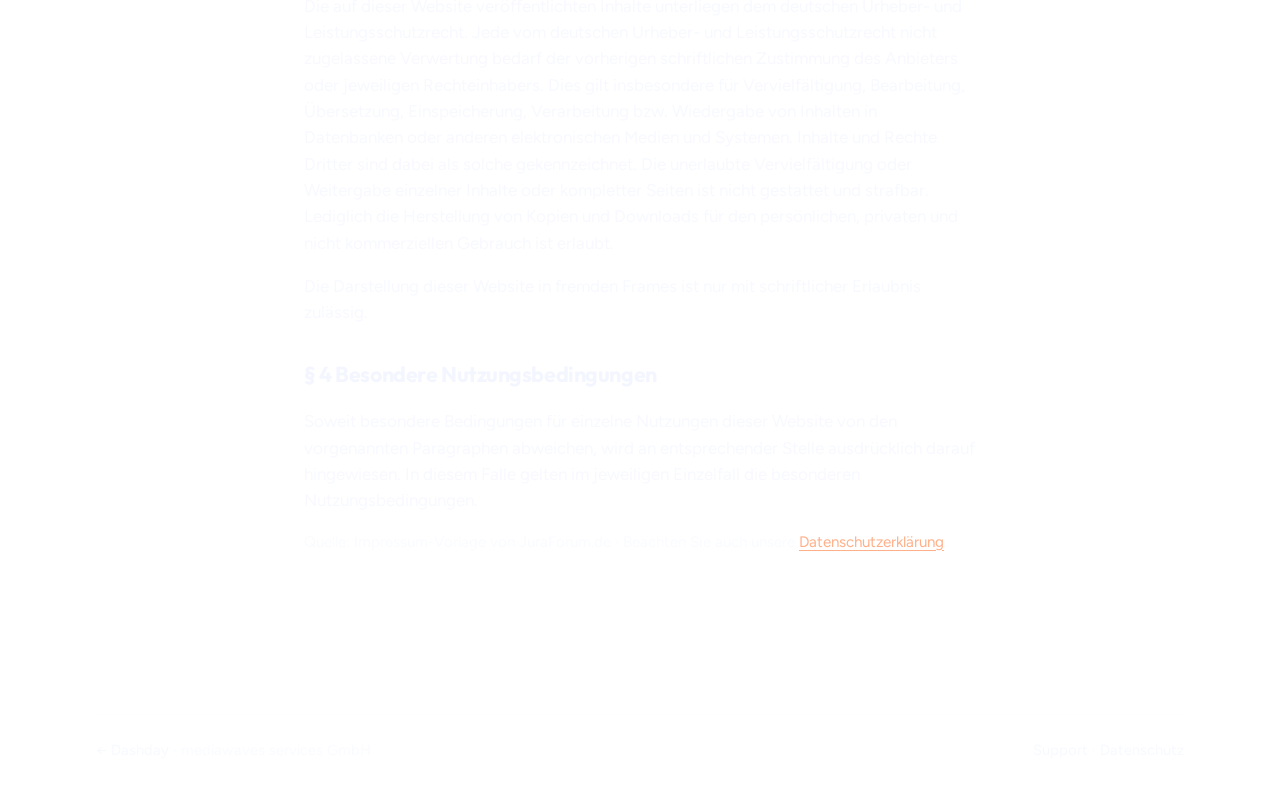
<file: impressum/index.html>
<!DOCTYPE html>
<html lang="de">
  <head>
    <meta charset="utf-8" />
    <title>Impressum — Dashday</title>
    <link rel="canonical" href="https://dashday.io/impressum/" />
    <meta http-equiv="refresh" content="0;url=/de/impressum/" />
    <script src="/assets/i18n.js"></script>
    <script>
      location.replace("/de/impressum/");
    </script>
  </head>
  <body>
    <p><a href="/de/impressum/">Impressum</a></p>
  </body>
</html>
</file>
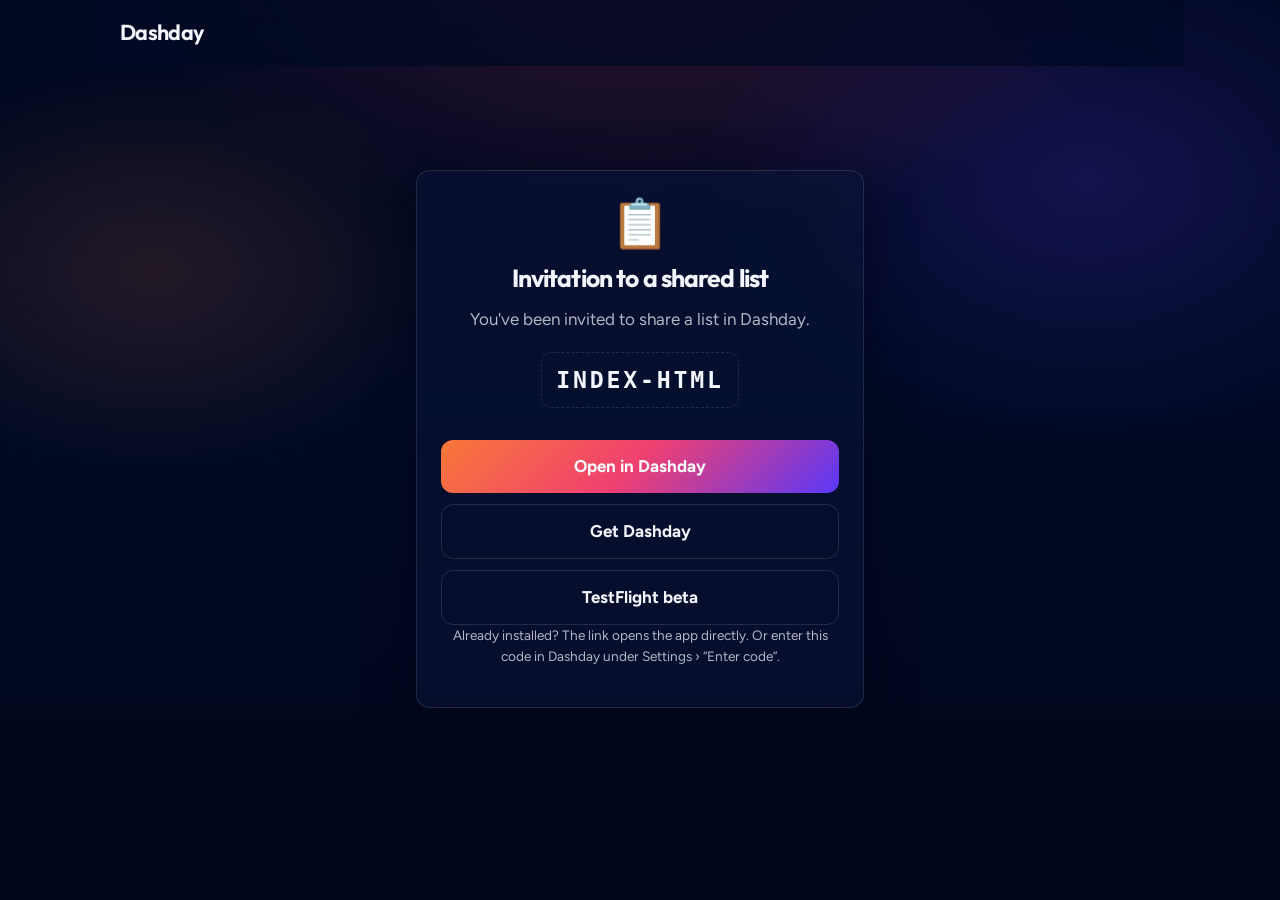
<file: j/index.html>
<!DOCTYPE html>
<html lang="de">
  <head>
    <meta charset="utf-8" />
    <meta name="viewport" content="width=device-width, initial-scale=1" />
    <title>Dashday — Einladung</title>
    <meta name="robots" content="noindex,nofollow" />
    <meta name="theme-color" content="#000a24" />
    <link rel="preconnect" href="https://fonts.googleapis.com" />
    <link rel="preconnect" href="https://fonts.gstatic.com" crossorigin />
    <link
      href="https://fonts.googleapis.com/css2?family=Figtree:wght@400;500;600;700&family=Outfit:wght@500;600;700&display=swap"
      rel="stylesheet"
    />
    <link rel="stylesheet" href="/styles.css" />
    <link rel="icon" href="/favicon.svg" type="image/svg+xml" />
    <style>
      .invite-card {
        max-width: 28rem;
        margin: 4rem auto 3rem;
        padding: 1.75rem 1.5rem 1.5rem;
        border: 1px solid var(--line);
        border-radius: var(--radius);
        background: rgba(10, 20, 56, 0.55);
        box-shadow: 0 18px 48px var(--shadow);
        text-align: center;
      }
      .invite-emoji {
        font-size: 3rem;
        line-height: 1;
        margin-bottom: 0.75rem;
      }
      .invite-card h1 {
        font-family: var(--font-display);
        font-size: 1.55rem;
        margin: 0 0 0.5rem;
      }
      .invite-card p {
        color: var(--ink-soft);
        margin: 0 0 1rem;
      }
      .invite-code {
        display: inline-block;
        font-family: ui-monospace, SFMono-Regular, Menlo, monospace;
        font-size: 1.45rem;
        font-weight: 700;
        letter-spacing: 0.12em;
        padding: 0.55rem 0.9rem;
        border-radius: 0.65rem;
        border: 1px dashed var(--line);
        margin: 0.25rem 0 1rem;
        user-select: all;
      }
      .invite-actions {
        display: flex;
        flex-direction: column;
        gap: 0.65rem;
        margin-top: 1rem;
      }
      .invite-actions a {
        border-radius: 0.75rem;
        padding: 0.85rem 1.1rem;
        font-weight: 700;
        text-decoration: none;
      }
      .invite-actions .primary {
        color: #fff;
        background: var(--gradient);
      }
      .invite-actions .secondary {
        color: var(--ink);
        border: 1px solid var(--line);
      }
      .invite-hint {
        margin-top: 1.25rem;
        font-size: 0.85rem;
        color: var(--ink-faint);
      }
    </style>
  </head>
  <body>
    <header class="site-header" id="site-header">
      <a class="brand" href="/">Dashday</a>
    </header>

    <main class="page">
      <section class="invite-card">
        <div class="invite-emoji" id="emoji">📋</div>
        <h1 id="title">Einladung zu einer gemeinsamen Liste</h1>
        <p id="lead"></p>
        <div class="invite-code" id="code" hidden></div>
        <div class="invite-actions">
          <a class="primary" id="btn-open" href="#">In Dashday öffnen</a>
          <a class="secondary" id="btn-store" href="https://apps.apple.com/app/id6796732065">Dashday laden</a>
          <a class="secondary" id="btn-testflight" href="https://testflight.apple.com/join/qQ1qYRTd">TestFlight-Beta</a>
        </div>
        <p class="invite-hint" id="hint"></p>
      </section>
    </main>

    <script>
      (function () {
        var SUPABASE_URL = "https://fspgfijzyvludkxiwogn.supabase.co";
        var SUPABASE_ANON_KEY =
          "eyJhbGciOiJIUzI1NiIsInR5cCI6IkpXVCJ9.eyJpc3MiOiJzdXBhYmFzZSIsInJlZiI6ImZzcGdmaWp6eXZsdWRreGl3b2duIiwicm9sZSI6ImFub24iLCJpYXQiOjE3ODU0NDc2NTQsImV4cCI6MjEwMTAyMzY1NH0.IDo9I5Onnc1Qr1vW9D2zdM1uKysfpoalYH4BPuUpjuQ";

        var lang = (navigator.language || "de").toLowerCase().startsWith("de") ? "de" : "en";
        var copy = {
          de: {
            title: "Einladung zu einer gemeinsamen Liste",
            titleNamed: "Einladung zu „%s“",
            leadInviter: "%s lädt dich ein, die Liste gemeinsam in Dashday zu nutzen.",
            lead: "Du wurdest eingeladen, eine Liste gemeinsam in Dashday zu nutzen.",
            invalid: "Diese Einladung ist abgelaufen oder ungültig. Bitte frag nach einem neuen Link.",
            missing: "In diesem Link fehlt der Einladungscode.",
            open: "In Dashday öffnen",
            store: "Dashday laden",
            testflight: "TestFlight-Beta",
            hint: "Schon installiert? Dann öffnet der Link die App direkt. Alternativ in Dashday unter Einstellungen › „Code eingeben“ diesen Code eintippen.",
          },
          en: {
            title: "Invitation to a shared list",
            titleNamed: "Invitation to “%s”",
            leadInviter: "%s invites you to share this list in Dashday.",
            lead: "You've been invited to share a list in Dashday.",
            invalid: "This invitation has expired or is invalid. Please ask for a new link.",
            missing: "This link is missing the invite code.",
            open: "Open in Dashday",
            store: "Get Dashday",
            testflight: "TestFlight beta",
            hint: "Already installed? The link opens the app directly. Or enter this code in Dashday under Settings › “Enter code”.",
          },
        }[lang];

        function fmt(s, v) {
          return s.replace("%s", v);
        }

        var params = new URLSearchParams(window.location.search);
        var raw = params.get("c") || window.location.pathname.replace(/^\/j\/?/, "");
        var code = (raw || "").toUpperCase().replace(/[^A-Z0-9]/g, "");

        var titleEl = document.getElementById("title");
        var leadEl = document.getElementById("lead");
        var codeEl = document.getElementById("code");
        var emojiEl = document.getElementById("emoji");
        var openEl = document.getElementById("btn-open");

        document.documentElement.lang = lang;
        titleEl.textContent = copy.title;
        leadEl.textContent = copy.lead;
        openEl.textContent = copy.open;
        document.getElementById("btn-store").textContent = copy.store;
        document.getElementById("btn-testflight").textContent = copy.testflight;
        document.getElementById("hint").textContent = copy.hint;

        if (!code) {
          leadEl.textContent = copy.missing;
          openEl.hidden = true;
          return;
        }

        codeEl.hidden = false;
        codeEl.textContent = code.length > 5 ? code.slice(0, 5) + "-" + code.slice(5) : code;
        openEl.href = "dashday://join?c=" + encodeURIComponent(code);

        fetch(SUPABASE_URL + "/rest/v1/rpc/invite_preview", {
          method: "POST",
          headers: {
            "Content-Type": "application/json",
            apikey: SUPABASE_ANON_KEY,
            Authorization: "Bearer " + SUPABASE_ANON_KEY,
          },
          body: JSON.stringify({ p_code: code }),
        })
          .then(function (r) {
            return r.ok ? r.json() : null;
          })
          .then(function (preview) {
            if (!preview || !preview.name) {
              leadEl.textContent = copy.invalid;
              openEl.hidden = true;
              return;
            }
            if (preview.emoji) emojiEl.textContent = preview.emoji;
            titleEl.textContent = fmt(copy.titleNamed, preview.name);
            leadEl.textContent = preview.inviter_name
              ? fmt(copy.leadInviter, preview.inviter_name)
              : copy.lead;
          })
          .catch(function () {});
      })();
    </script>
  </body>
</html>
</file>
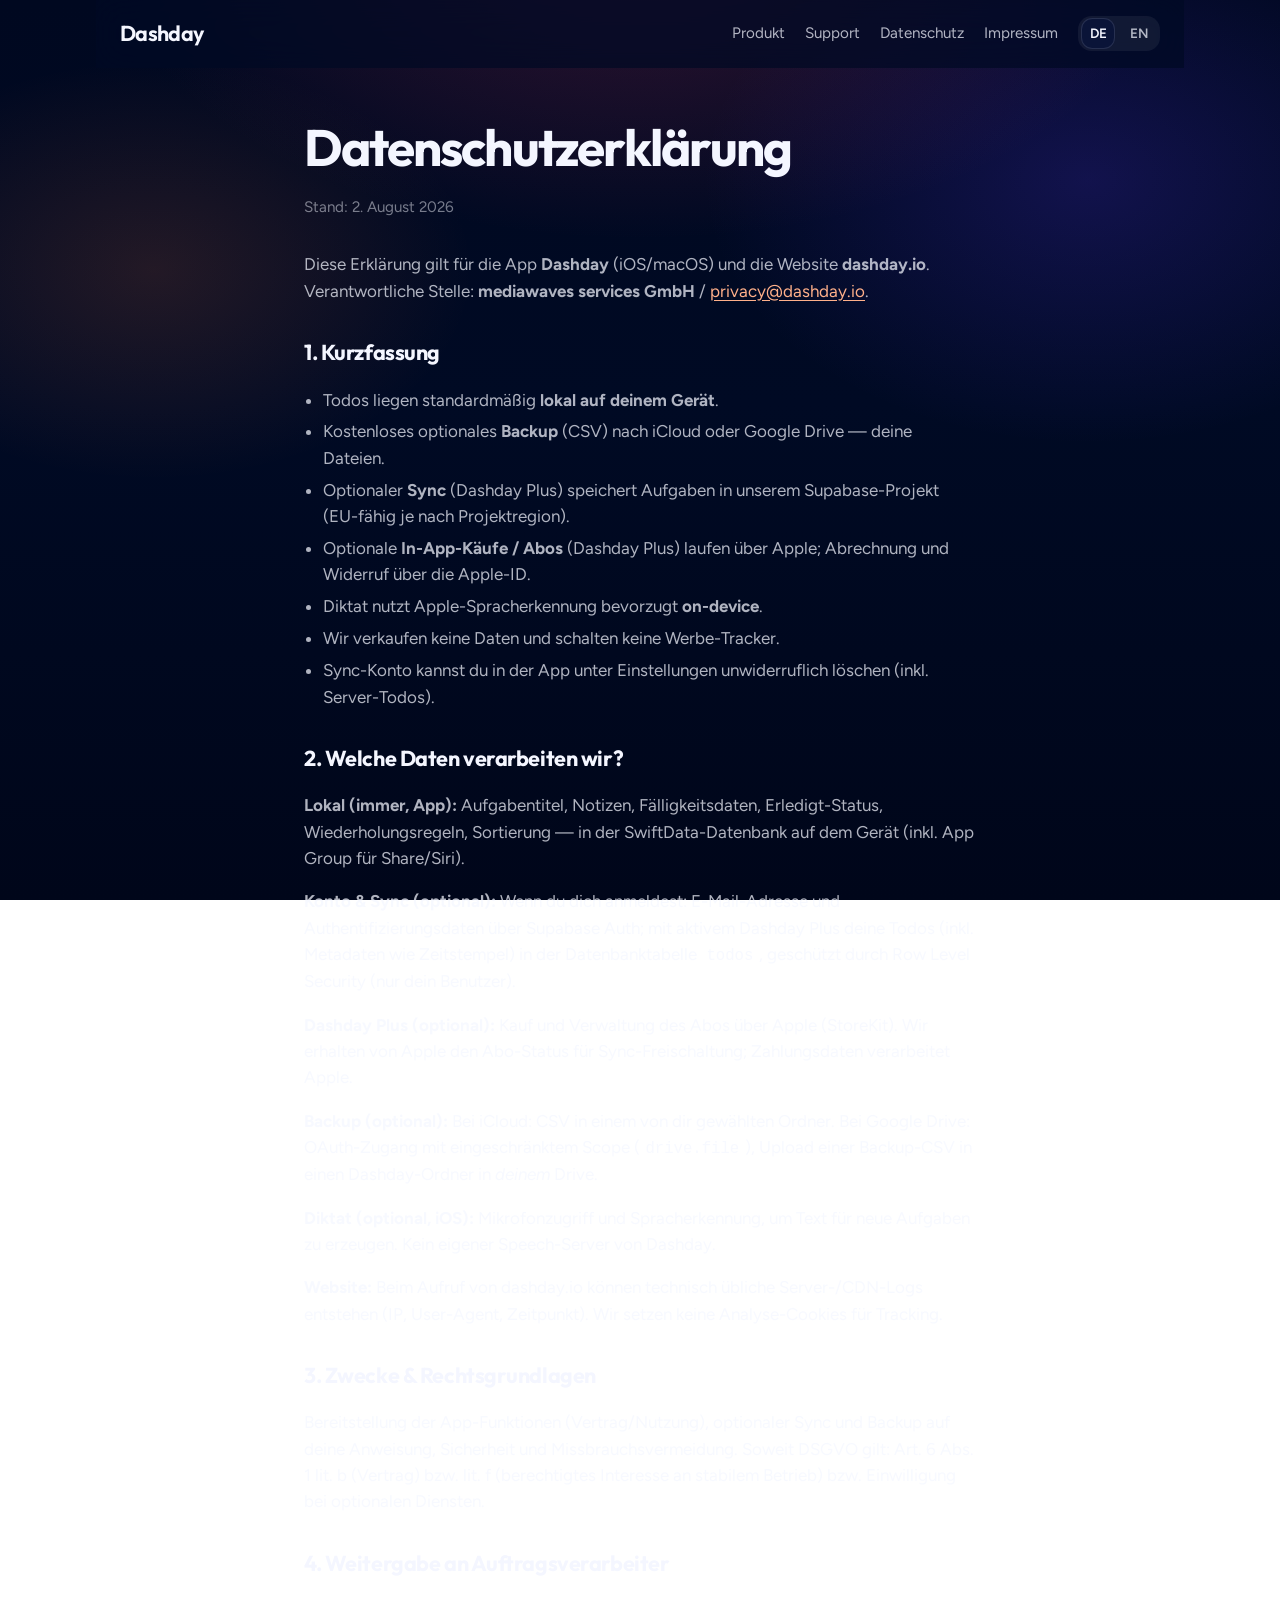
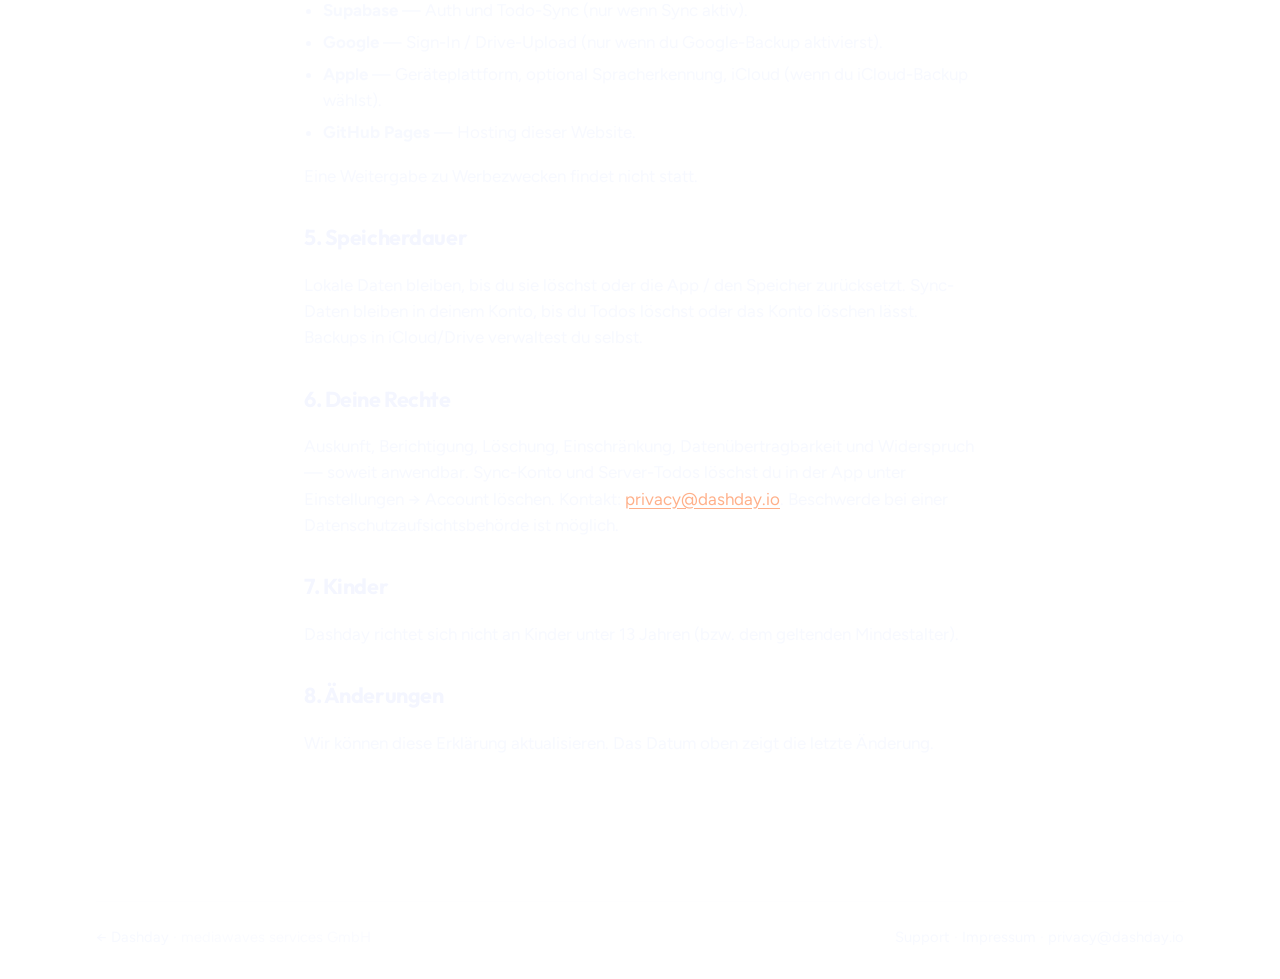
<file: privacy/index.html>
<!DOCTYPE html>
<html lang="en">
  <head>
    <meta charset="utf-8" />
    <title>Privacy — Dashday</title>
    <link rel="canonical" href="https://dashday.io/privacy/" />
    <meta http-equiv="refresh" content="0;url=/en/privacy/" />
    <script src="/assets/i18n.js"></script>
    <script>
      DashdayI18n.redirectLegacy("privacy/");
    </script>
  </head>
  <body>
    <p><a href="/en/privacy/">English</a> · <a href="/de/privacy/">Deutsch</a></p>
  </body>
</html>
</file>
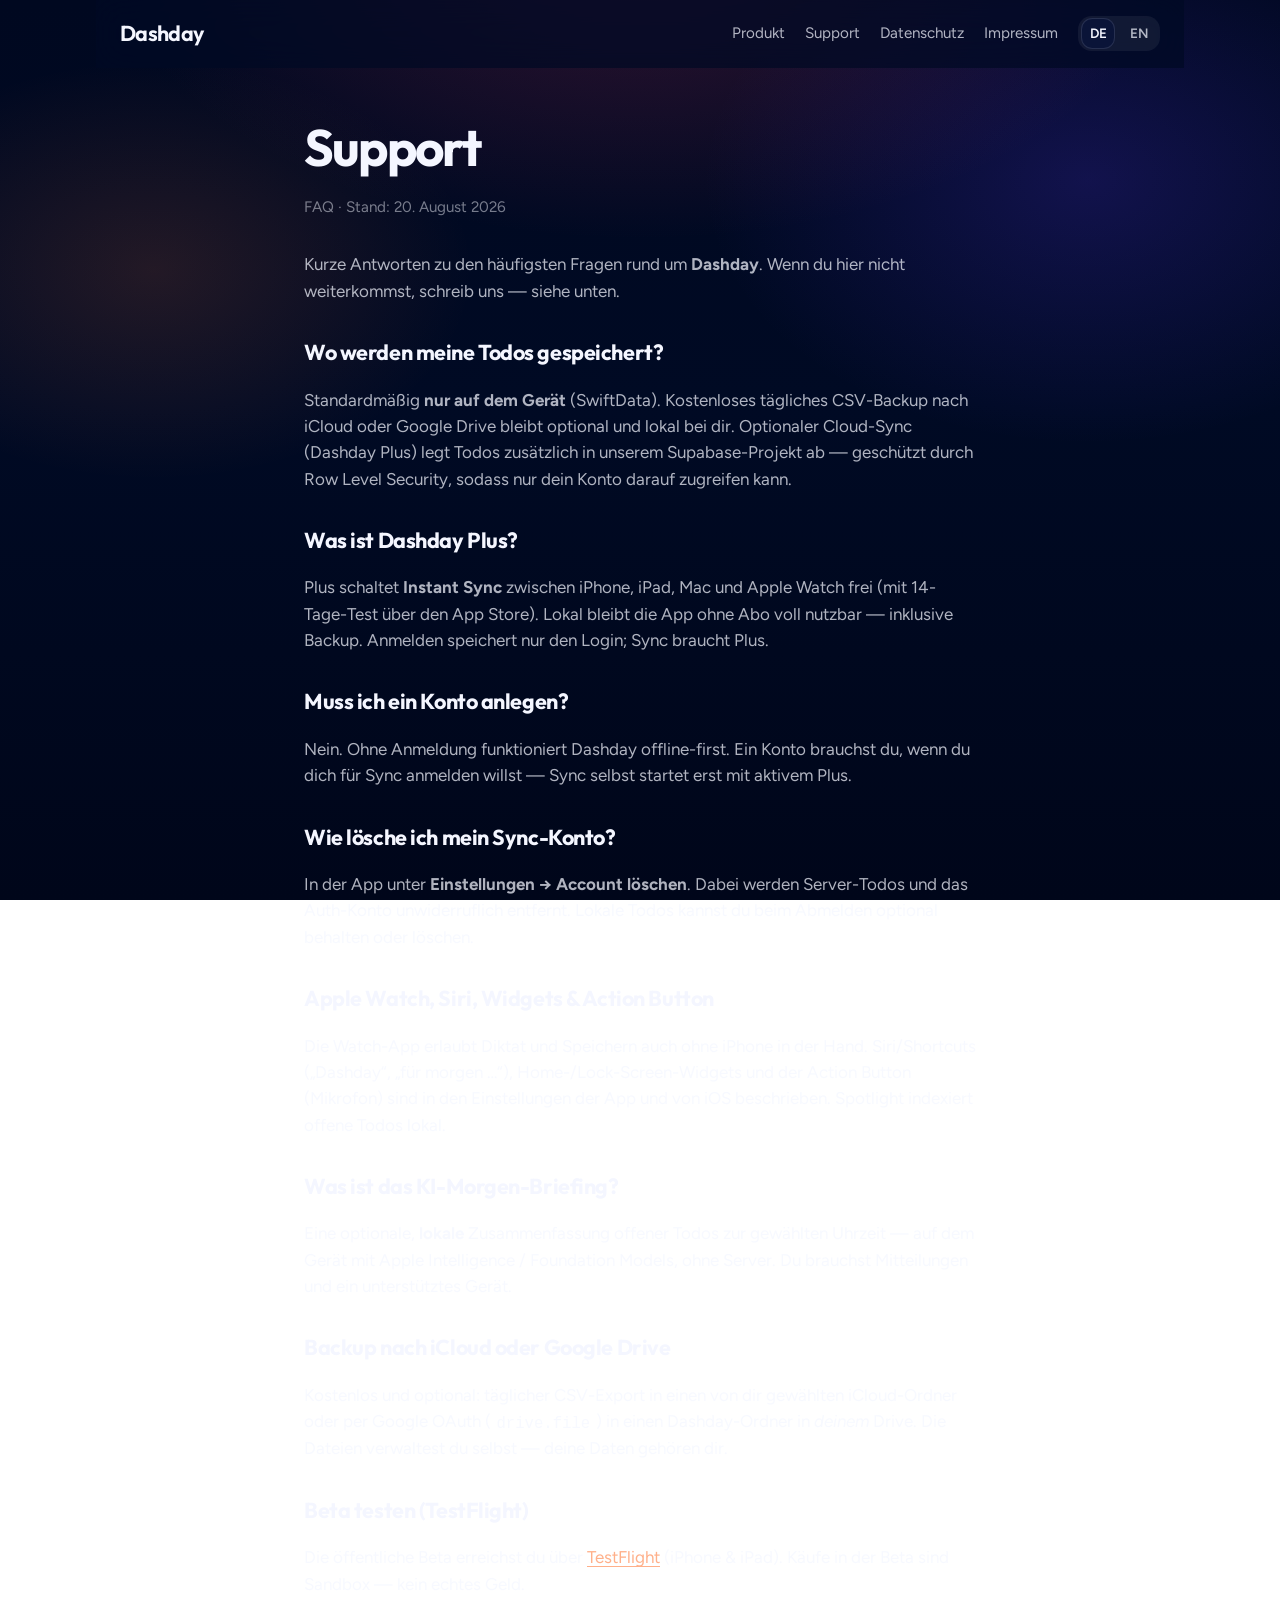
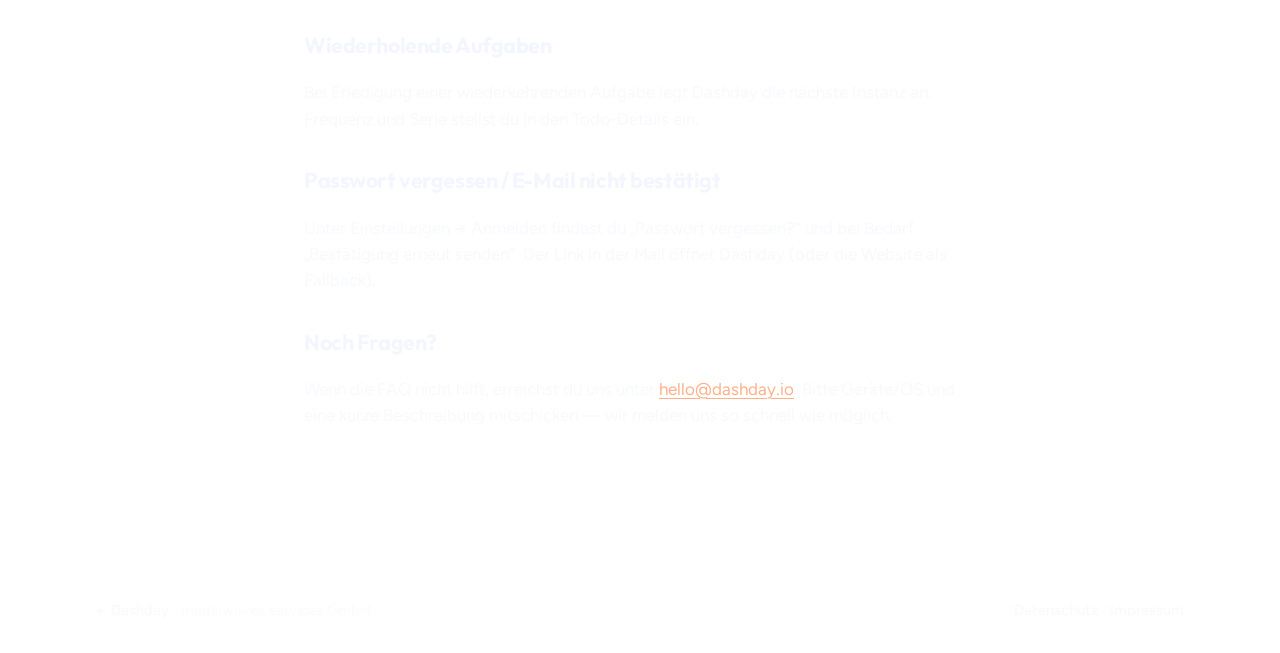
<file: support/index.html>
<!DOCTYPE html>
<html lang="en">
  <head>
    <meta charset="utf-8" />
    <title>Support — Dashday</title>
    <link rel="canonical" href="https://dashday.io/support/" />
    <meta http-equiv="refresh" content="0;url=/en/support/" />
    <script src="/assets/i18n.js"></script>
    <script>
      DashdayI18n.redirectLegacy("support/");
    </script>
  </head>
  <body>
    <p><a href="/en/support/">English</a> · <a href="/de/support/">Deutsch</a></p>
  </body>
</html>
</file>
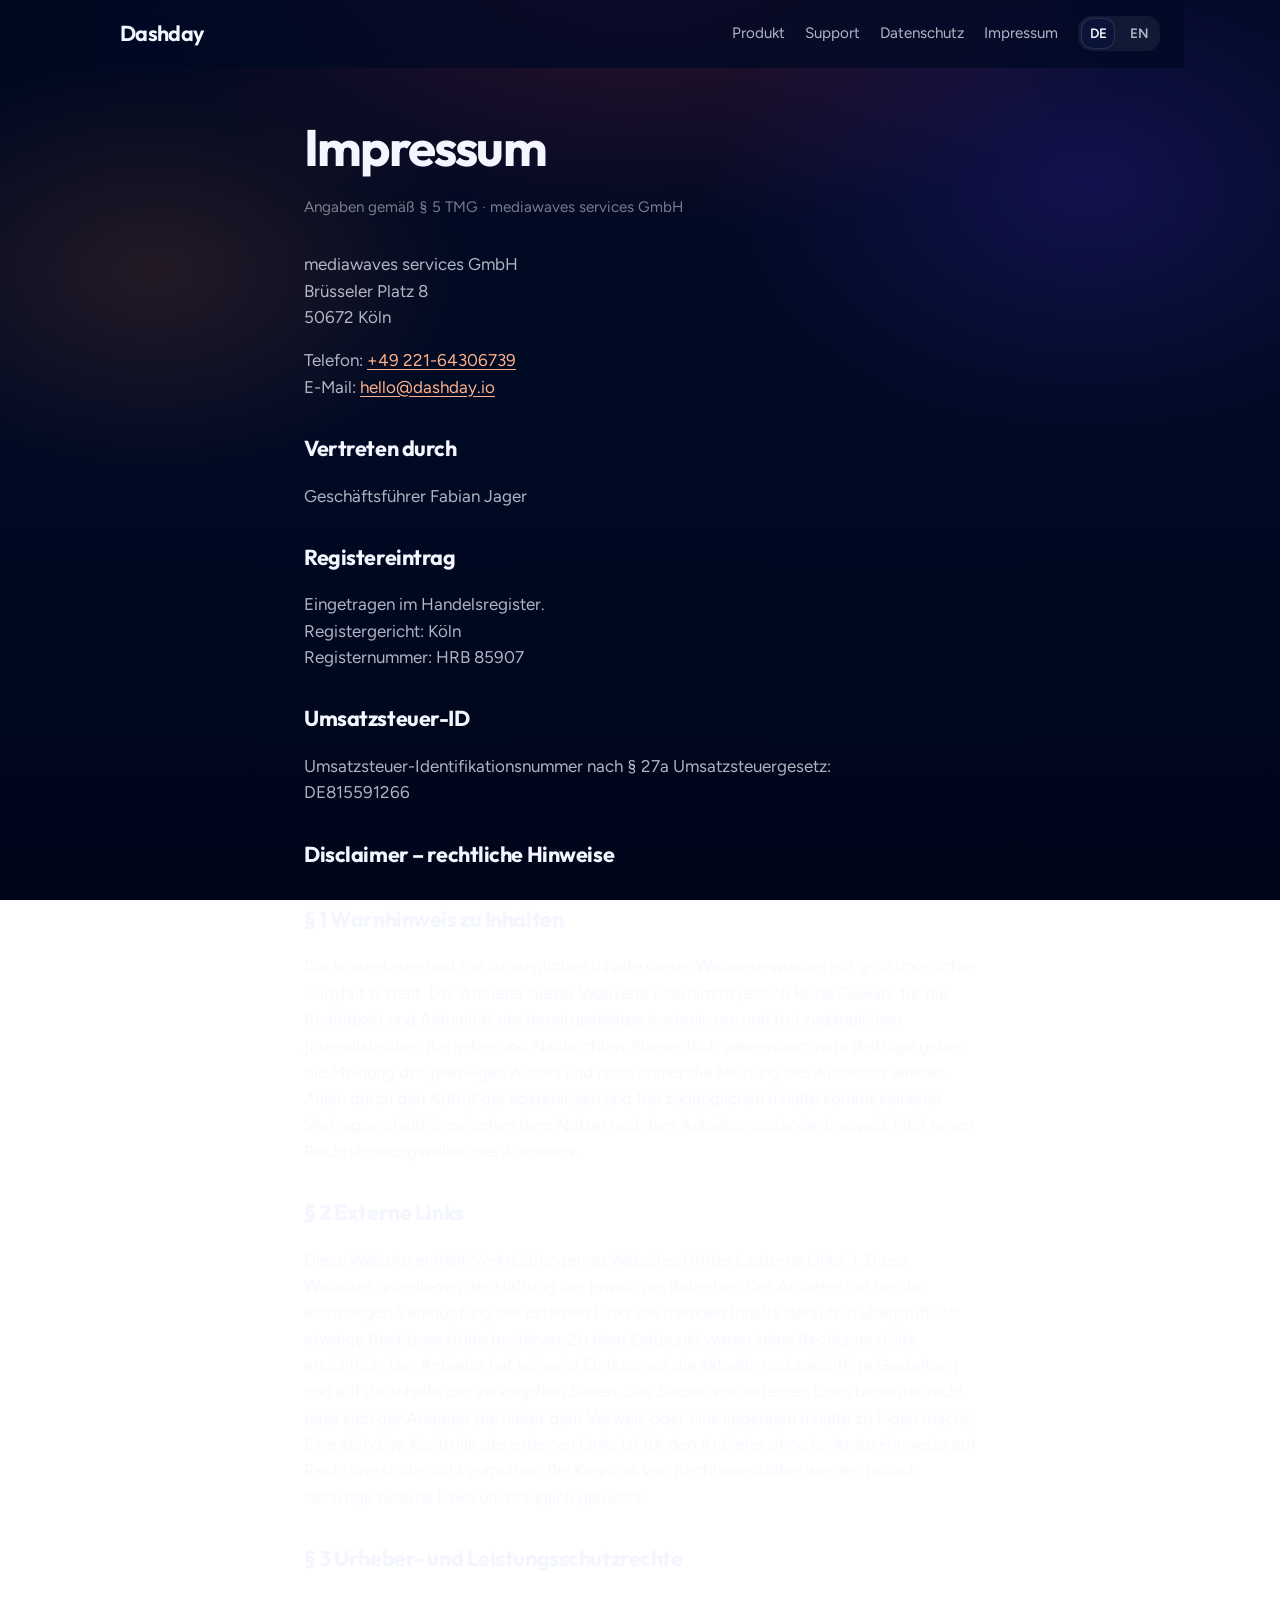
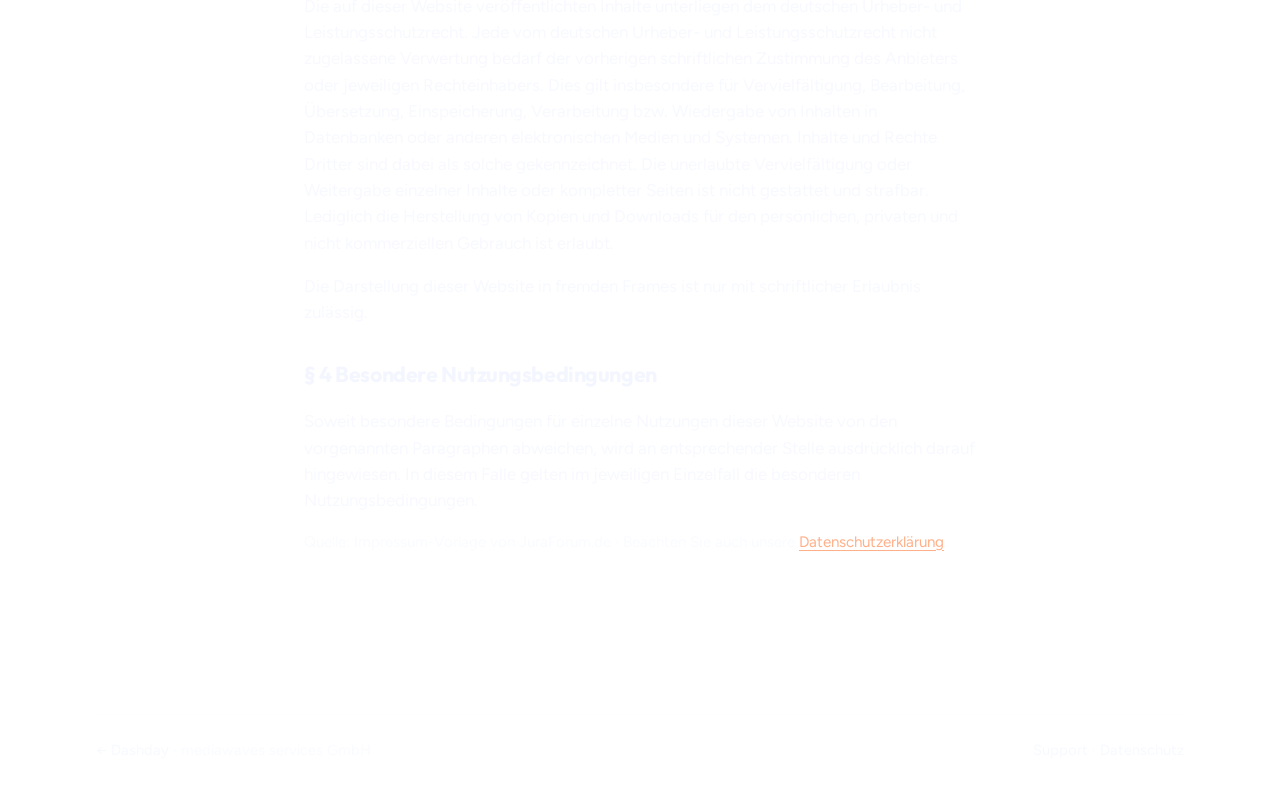
<file: de/impressum/index.html>
<!DOCTYPE html>
<html lang="de">
  <head>
    <meta charset="utf-8" />
    <meta name="viewport" content="width=device-width, initial-scale=1" />
    <title>Impressum — Dashday</title>
    <meta
      name="description"
      content="Impressum und rechtliche Hinweise für Dashday / mediawaves services GmbH."
    />
    <link rel="canonical" href="https://dashday.io/de/impressum/" />
    <link rel="alternate" hreflang="de" href="https://dashday.io/de/impressum/" />
    <link rel="alternate" hreflang="en" href="https://dashday.io/en/impressum/" />
    <link rel="preconnect" href="https://fonts.googleapis.com" />
    <link rel="preconnect" href="https://fonts.gstatic.com" crossorigin />
    <meta name="theme-color" content="#000a24" />
    <link
      href="https://fonts.googleapis.com/css2?family=Figtree:wght@400;500;600;700&family=Outfit:wght@500;600;700&display=swap"
      rel="stylesheet"
    />
    <link rel="stylesheet" href="/styles.css" />
    <link rel="icon" href="/favicon.svg" type="image/svg+xml" />
    <link rel="apple-touch-icon" href="/assets/apple-touch-icon.png" />
  </head>
  <body>
    <header class="site-header" id="site-header">
      <a class="brand" href="/de/">Dashday</a>
      <button
        type="button"
        class="nav-toggle"
        aria-expanded="false"
        aria-controls="site-nav"
        aria-label="Menü"
      >
        <span class="nav-toggle-bars" aria-hidden="true"></span>
      </button>
      <nav class="nav" aria-label="Hauptnavigation" id="site-nav">
        <a href="/de/#tag">Produkt</a>
        <a href="/de/support/">Support</a>
        <a href="/de/privacy/">Datenschutz</a>
        <a href="/de/impressum/">Impressum</a>
        <span class="lang-switch" role="group" aria-label="Sprache">
          <a href="/de/impressum/" data-lang="de" aria-current="true">DE</a>
          <a href="/en/impressum/" data-lang="en">EN</a>
        </span>
      </nav>
    </header>

    <main class="page">
      <h1>Impressum</h1>
      <p class="meta">Angaben gemäß § 5 TMG · mediawaves services GmbH</p>

      <p>
        mediawaves services GmbH<br />
        Brüsseler Platz 8<br />
        50672 Köln
      </p>

      <p>
        Telefon: <a href="tel:+4922164306739">+49 221-64306739</a><br />
        E-Mail: <span data-mail="support"></span>
        <noscript>hello [at] dashday [dot] io</noscript>
      </p>

      <h2>Vertreten durch</h2>
      <p>Geschäftsführer Fabian Jager</p>

      <h2>Registereintrag</h2>
      <p>
        Eingetragen im Handelsregister.<br />
        Registergericht: Köln<br />
        Registernummer: HRB 85907
      </p>

      <h2>Umsatzsteuer-ID</h2>
      <p>
        Umsatzsteuer-Identifikationsnummer nach §&nbsp;27a Umsatzsteuergesetz:<br />
        DE815591266
      </p>

      <h2>Disclaimer – rechtliche Hinweise</h2>

      <h2>§&nbsp;1 Warnhinweis zu Inhalten</h2>
      <p>
        Die kostenlosen und frei zugänglichen Inhalte dieser Webseite wurden mit größtmöglicher Sorgfalt erstellt.
        Der Anbieter dieser Webseite übernimmt jedoch keine Gewähr für die Richtigkeit und Aktualität der bereitgestellten
        kostenlosen und frei zugänglichen journalistischen Ratgeber und Nachrichten. Namentlich gekennzeichnete Beiträge
        geben die Meinung des jeweiligen Autors und nicht immer die Meinung des Anbieters wieder. Allein durch den Aufruf
        der kostenlosen und frei zugänglichen Inhalte kommt keinerlei Vertragsverhältnis zwischen dem Nutzer und dem Anbieter
        zustande, insoweit fehlt es am Rechtsbindungswillen des Anbieters.
      </p>

      <h2>§&nbsp;2 Externe Links</h2>
      <p>
        Diese Website enthält Verknüpfungen zu Websites Dritter („externe Links“). Diese Websites unterliegen der Haftung
        der jeweiligen Betreiber. Der Anbieter hat bei der erstmaligen Verknüpfung der externen Links die fremden Inhalte
        daraufhin überprüft, ob etwaige Rechtsverstöße bestehen. Zu dem Zeitpunkt waren keine Rechtsverstöße ersichtlich.
        Der Anbieter hat keinerlei Einfluss auf die aktuelle und zukünftige Gestaltung und auf die Inhalte der verknüpften
        Seiten. Das Setzen von externen Links bedeutet nicht, dass sich der Anbieter die hinter dem Verweis oder Link
        liegenden Inhalte zu Eigen macht. Eine ständige Kontrolle der externen Links ist für den Anbieter ohne konkrete
        Hinweise auf Rechtsverstöße nicht zumutbar. Bei Kenntnis von Rechtsverstößen werden jedoch derartige externe Links
        unverzüglich gelöscht.
      </p>

      <h2>§&nbsp;3 Urheber- und Leistungsschutzrechte</h2>
      <p>
        Die auf dieser Website veröffentlichten Inhalte unterliegen dem deutschen Urheber- und Leistungsschutzrecht.
        Jede vom deutschen Urheber- und Leistungsschutzrecht nicht zugelassene Verwertung bedarf der vorherigen schriftlichen
        Zustimmung des Anbieters oder jeweiligen Rechteinhabers. Dies gilt insbesondere für Vervielfältigung, Bearbeitung,
        Übersetzung, Einspeicherung, Verarbeitung bzw. Wiedergabe von Inhalten in Datenbanken oder anderen elektronischen
        Medien und Systemen. Inhalte und Rechte Dritter sind dabei als solche gekennzeichnet. Die unerlaubte Vervielfältigung
        oder Weitergabe einzelner Inhalte oder kompletter Seiten ist nicht gestattet und strafbar. Lediglich die Herstellung
        von Kopien und Downloads für den persönlichen, privaten und nicht kommerziellen Gebrauch ist erlaubt.
      </p>
      <p>
        Die Darstellung dieser Website in fremden Frames ist nur mit schriftlicher Erlaubnis zulässig.
      </p>

      <h2>§&nbsp;4 Besondere Nutzungsbedingungen</h2>
      <p>
        Soweit besondere Bedingungen für einzelne Nutzungen dieser Website von den vorgenannten Paragraphen abweichen,
        wird an entsprechender Stelle ausdrücklich darauf hingewiesen. In diesem Falle gelten im jeweiligen Einzelfall die
        besonderen Nutzungsbedingungen.
      </p>

      <p class="meta">
        Quelle: Impressum-Vorlage von JuraForum.de ·
        Beachten Sie auch unsere <a href="/de/privacy/">Datenschutzerklärung</a>.
      </p>
    </main>

    <footer class="site-footer">
      <span><a href="/de/">← Dashday</a> · mediawaves services GmbH</span>
      <span>
        <a href="/de/support/">Support</a>
        ·
        <a href="/de/privacy/">Datenschutz</a>
      </span>
    </footer>
    <script src="/assets/i18n.js" defer></script>
    <script src="/assets/site.js" defer></script>
<script src="/assets/contact.js" defer></script>
  </body>
</html>
</file>
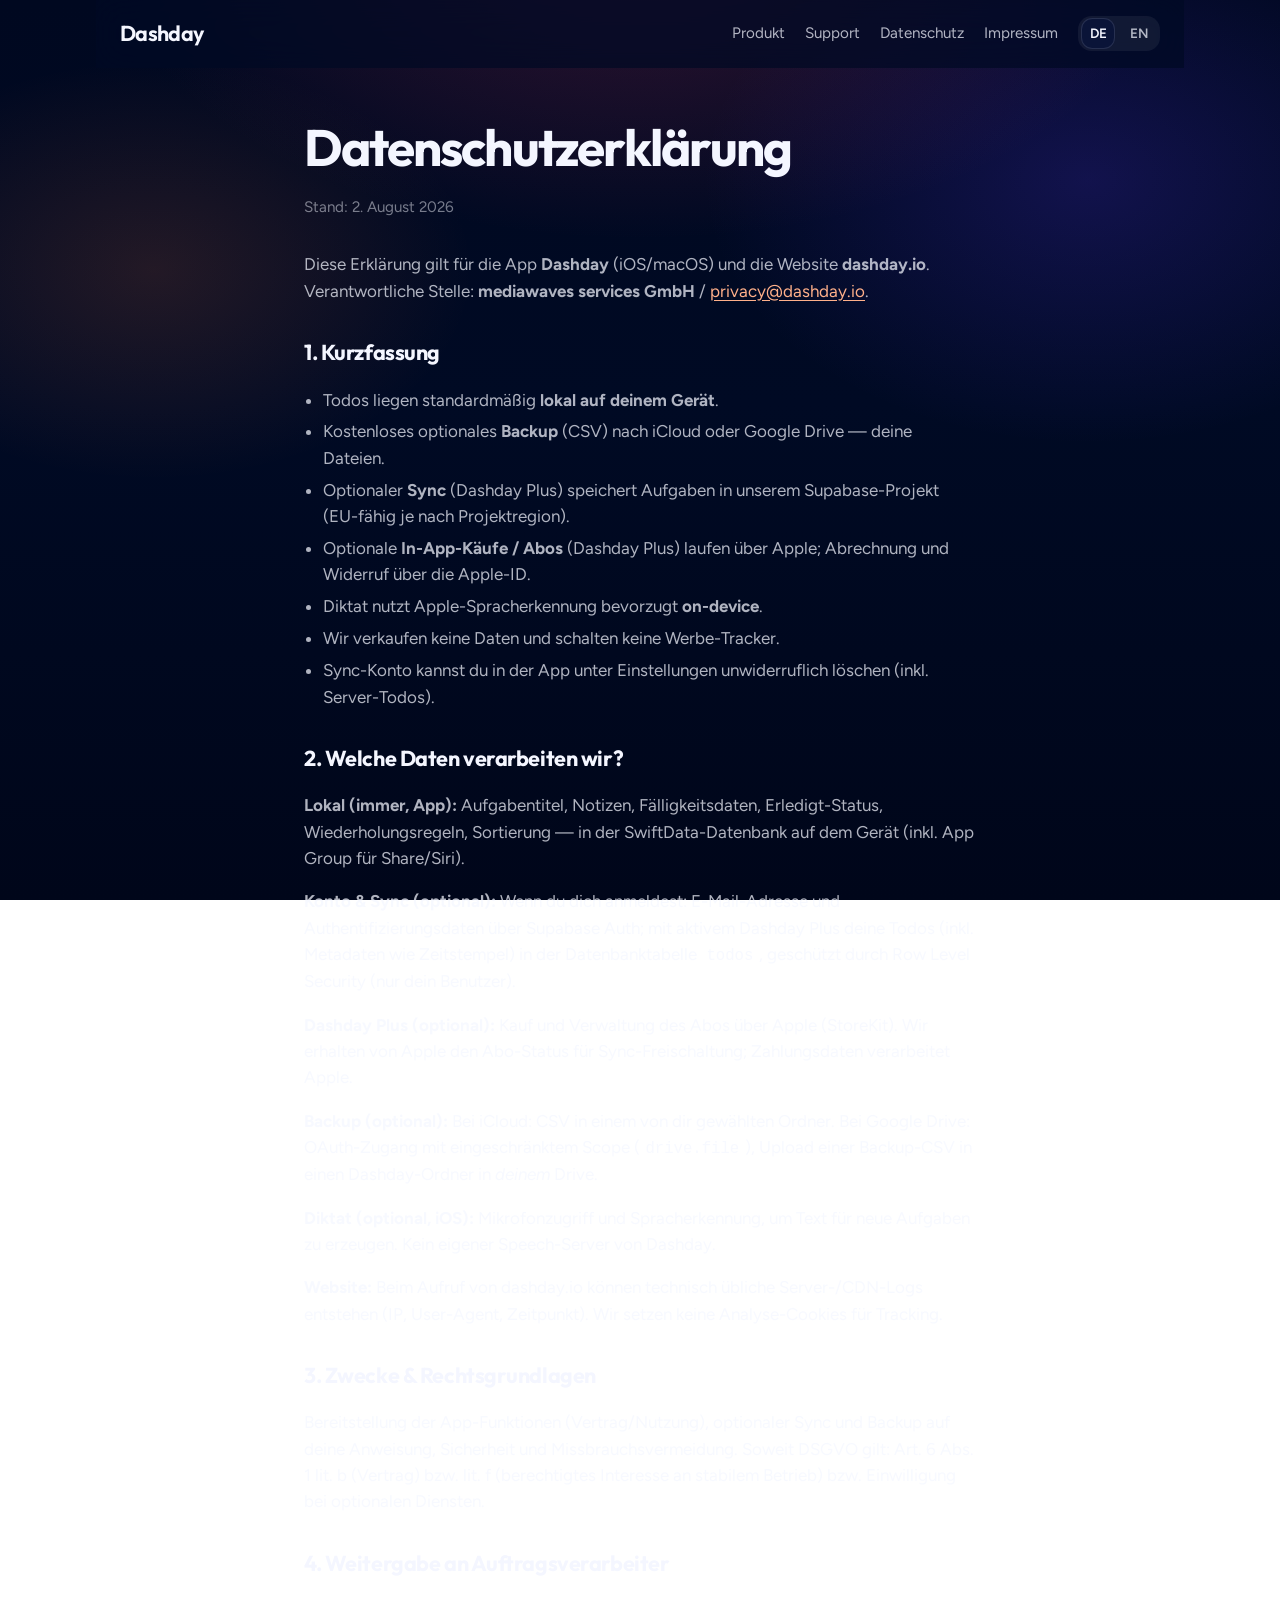
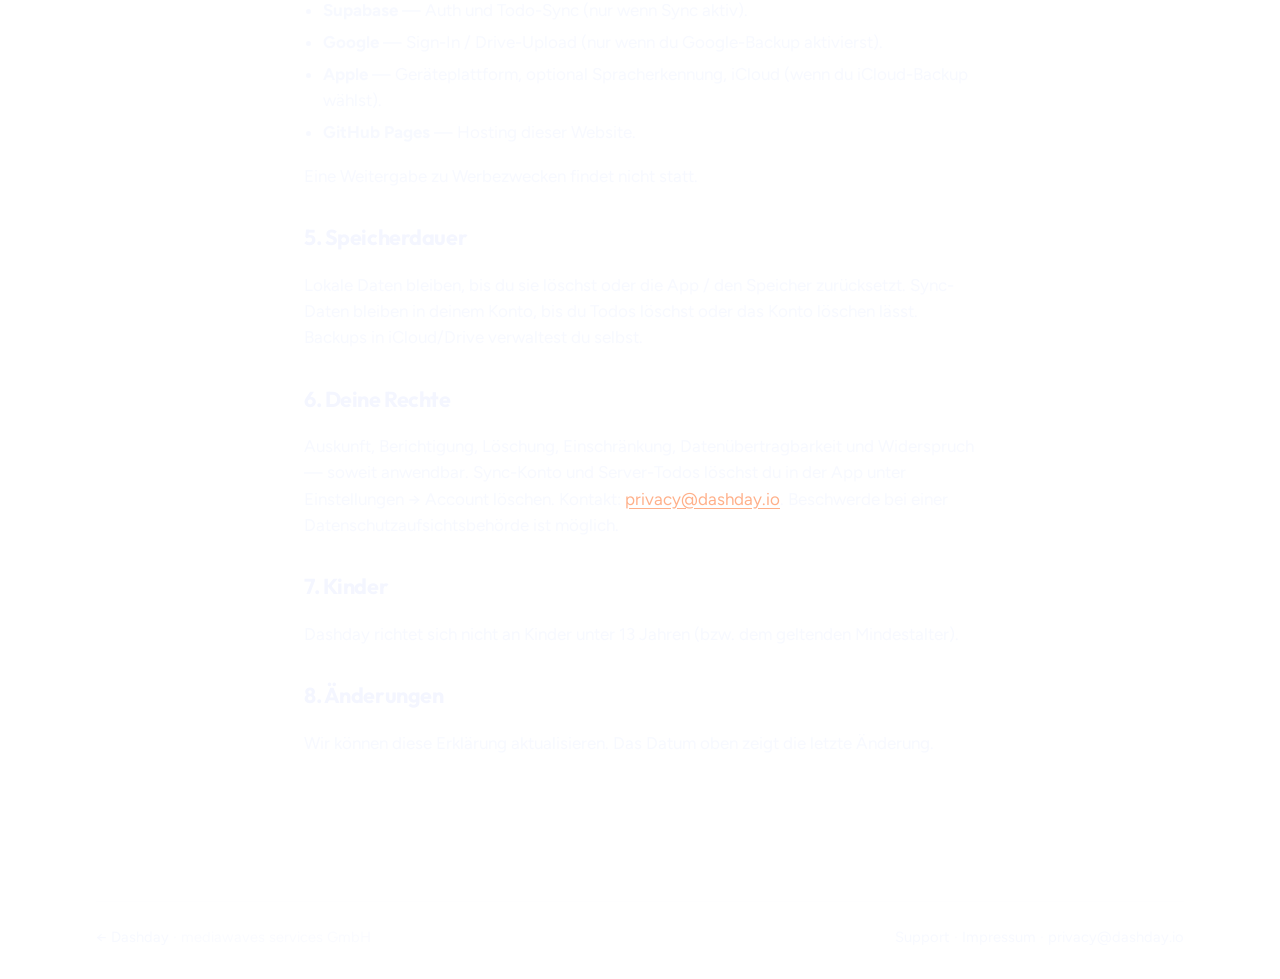
<file: de/privacy/index.html>
<!DOCTYPE html>
<html lang="de">
  <head>
    <meta charset="utf-8" />
    <meta name="viewport" content="width=device-width, initial-scale=1" />
    <title>Datenschutz — Dashday</title>
    <meta name="description" content="Datenschutzerklärung für die Dashday-App und Website." />
    <link rel="canonical" href="https://dashday.io/de/privacy/" />
    <link rel="alternate" hreflang="de" href="https://dashday.io/de/privacy/" />
    <link rel="alternate" hreflang="en" href="https://dashday.io/en/privacy/" />
    <link rel="preconnect" href="https://fonts.googleapis.com" />
    <link rel="preconnect" href="https://fonts.gstatic.com" crossorigin />
    <meta name="theme-color" content="#000a24" />
    <link
      href="https://fonts.googleapis.com/css2?family=Figtree:wght@400;500;600;700&family=Outfit:wght@500;600;700&display=swap"
      rel="stylesheet"
    />
    <link rel="stylesheet" href="/styles.css" />
    <link rel="icon" href="/favicon.svg" type="image/svg+xml" />
    <link rel="apple-touch-icon" href="/assets/apple-touch-icon.png" />
  </head>
  <body>
    <header class="site-header" id="site-header">
      <a class="brand" href="/de/">Dashday</a>
      <button
        type="button"
        class="nav-toggle"
        aria-expanded="false"
        aria-controls="site-nav"
        aria-label="Menü"
      >
        <span class="nav-toggle-bars" aria-hidden="true"></span>
      </button>
      <nav class="nav" aria-label="Hauptnavigation" id="site-nav">
        <a href="/de/#tag">Produkt</a>
        <a href="/de/support/">Support</a>
        <a href="/de/privacy/">Datenschutz</a>
        <a href="/de/impressum/">Impressum</a>
        <span class="lang-switch" role="group" aria-label="Sprache">
          <a href="/de/privacy/" data-lang="de" aria-current="true">DE</a>
          <a href="/en/privacy/" data-lang="en">EN</a>
        </span>
      </nav>
    </header>

    <main class="page">
      <h1>Datenschutzerklärung</h1>
      <p class="meta">Stand: 2. August 2026</p>

      <p>
        Diese Erklärung gilt für die App <strong>Dashday</strong> (iOS/macOS) und die Website
        <strong>dashday.io</strong>. Verantwortliche Stelle:
        <strong>mediawaves services GmbH</strong> /
        <a href="mailto:privacy@dashday.io">privacy@dashday.io</a>.
      </p>

      <h2>1. Kurzfassung</h2>
      <ul>
        <li>Todos liegen standardmäßig <strong>lokal auf deinem Gerät</strong>.</li>
        <li>Kostenloses optionales <strong>Backup</strong> (CSV) nach iCloud oder Google Drive — deine Dateien.</li>
        <li>Optionaler <strong>Sync</strong> (Dashday Plus) speichert Aufgaben in unserem Supabase-Projekt (EU-fähig je nach Projektregion).</li>
        <li>Optionale <strong>In-App-Käufe / Abos</strong> (Dashday Plus) laufen über Apple; Abrechnung und Widerruf über die Apple-ID.</li>
        <li>Diktat nutzt Apple-Spracherkennung bevorzugt <strong>on-device</strong>.</li>
        <li>Wir verkaufen keine Daten und schalten keine Werbe-Tracker.</li>
        <li>Sync-Konto kannst du in der App unter Einstellungen unwiderruflich löschen (inkl. Server-Todos).</li>
      </ul>

      <h2>2. Welche Daten verarbeiten wir?</h2>
      <p><strong>Lokal (immer, App):</strong> Aufgabentitel, Notizen, Fälligkeitsdaten, Erledigt-Status, Wiederholungsregeln, Sortierung — in der SwiftData-Datenbank auf dem Gerät (inkl. App Group für Share/Siri).</p>
      <p><strong>Konto &amp; Sync (optional):</strong> Wenn du dich anmeldest: E-Mail-Adresse und Authentifizierungsdaten über Supabase Auth; mit aktivem Dashday Plus deine Todos (inkl. Metadaten wie Zeitstempel) in der Datenbanktabelle <code>todos</code>, geschützt durch Row Level Security (nur dein Benutzer).</p>
      <p><strong>Dashday Plus (optional):</strong> Kauf und Verwaltung des Abos über Apple (StoreKit). Wir erhalten von Apple den Abo-Status für Sync-Freischaltung; Zahlungsdaten verarbeitet Apple.</p>
      <p><strong>Backup (optional):</strong> Bei iCloud: CSV in einem von dir gewählten Ordner. Bei Google Drive: OAuth-Zugang mit eingeschränktem Scope (<code>drive.file</code>), Upload einer Backup-CSV in einen Dashday-Ordner in <em>deinem</em> Drive.</p>
      <p><strong>Diktat (optional, iOS):</strong> Mikrofonzugriff und Spracherkennung, um Text für neue Aufgaben zu erzeugen. Kein eigener Speech-Server von Dashday.</p>
      <p><strong>Website:</strong> Beim Aufruf von dashday.io können technisch übliche Server-/CDN-Logs entstehen (IP, User-Agent, Zeitpunkt). Wir setzen keine Analyse-Cookies für Tracking.</p>

      <h2>3. Zwecke &amp; Rechtsgrundlagen</h2>
      <p>
        Bereitstellung der App-Funktionen (Vertrag/Nutzung), optionaler Sync und Backup auf deine Anweisung,
        Sicherheit und Missbrauchsvermeidung. Soweit DSGVO gilt: Art. 6 Abs. 1 lit. b (Vertrag) bzw. lit. f (berechtigtes Interesse an stabilem Betrieb) bzw. Einwilligung bei optionalen Diensten.
      </p>

      <h2>4. Weitergabe an Auftragsverarbeiter</h2>
      <ul>
        <li><strong>Supabase</strong> — Auth und Todo-Sync (nur wenn Sync aktiv).</li>
        <li><strong>Google</strong> — Sign-In / Drive-Upload (nur wenn du Google-Backup aktivierst).</li>
        <li><strong>Apple</strong> — Geräteplattform, optional Spracherkennung, iCloud (wenn du iCloud-Backup wählst).</li>
        <li><strong>GitHub Pages</strong> — Hosting dieser Website.</li>
      </ul>
      <p>Eine Weitergabe zu Werbezwecken findet nicht statt.</p>

      <h2>5. Speicherdauer</h2>
      <p>
        Lokale Daten bleiben, bis du sie löschst oder die App / den Speicher zurücksetzt.
        Sync-Daten bleiben in deinem Konto, bis du Todos löschst oder das Konto löschen lässt.
        Backups in iCloud/Drive verwaltest du selbst.
      </p>

      <h2>6. Deine Rechte</h2>
      <p>
        Auskunft, Berichtigung, Löschung, Einschränkung, Datenübertragbarkeit und Widerspruch — soweit anwendbar.
        Sync-Konto und Server-Todos löschst du in der App unter Einstellungen → Account löschen.
        Kontakt: <a href="mailto:privacy@dashday.io">privacy@dashday.io</a>.
        Beschwerde bei einer Datenschutzaufsichtsbehörde ist möglich.
      </p>

      <h2>7. Kinder</h2>
      <p>Dashday richtet sich nicht an Kinder unter 13 Jahren (bzw. dem geltenden Mindestalter).</p>

      <h2>8. Änderungen</h2>
      <p>Wir können diese Erklärung aktualisieren. Das Datum oben zeigt die letzte Änderung.</p>
    </main>

    <footer class="site-footer">
      <span><a href="/de/">← Dashday</a> · mediawaves services GmbH</span>
      <span>
        <a href="/de/support/">Support</a>
        ·
        <a href="/de/impressum/">Impressum</a>
        ·
        <a href="mailto:privacy@dashday.io">privacy@dashday.io</a>
      </span>
        </footer>
    <script src="/assets/i18n.js" defer></script>
    <script src="/assets/site.js" defer></script>
  </body>
</html>
</file>
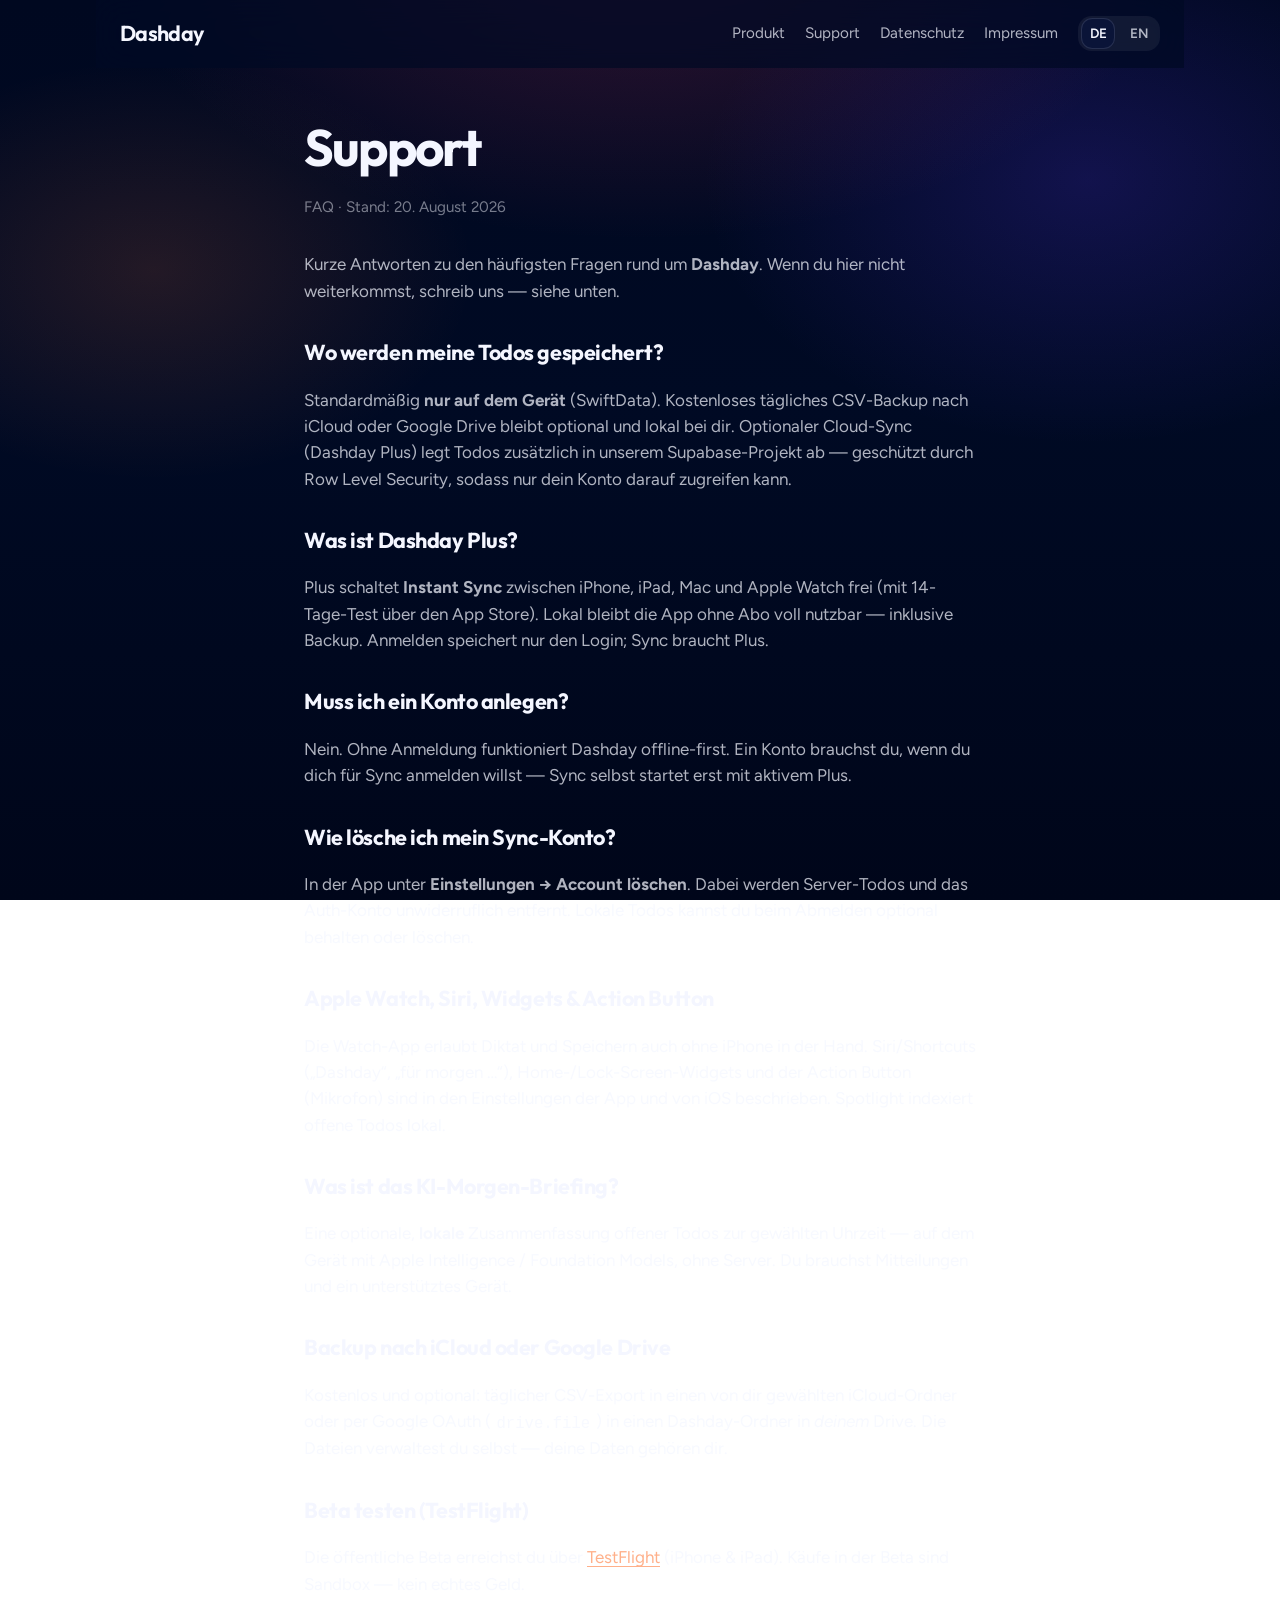
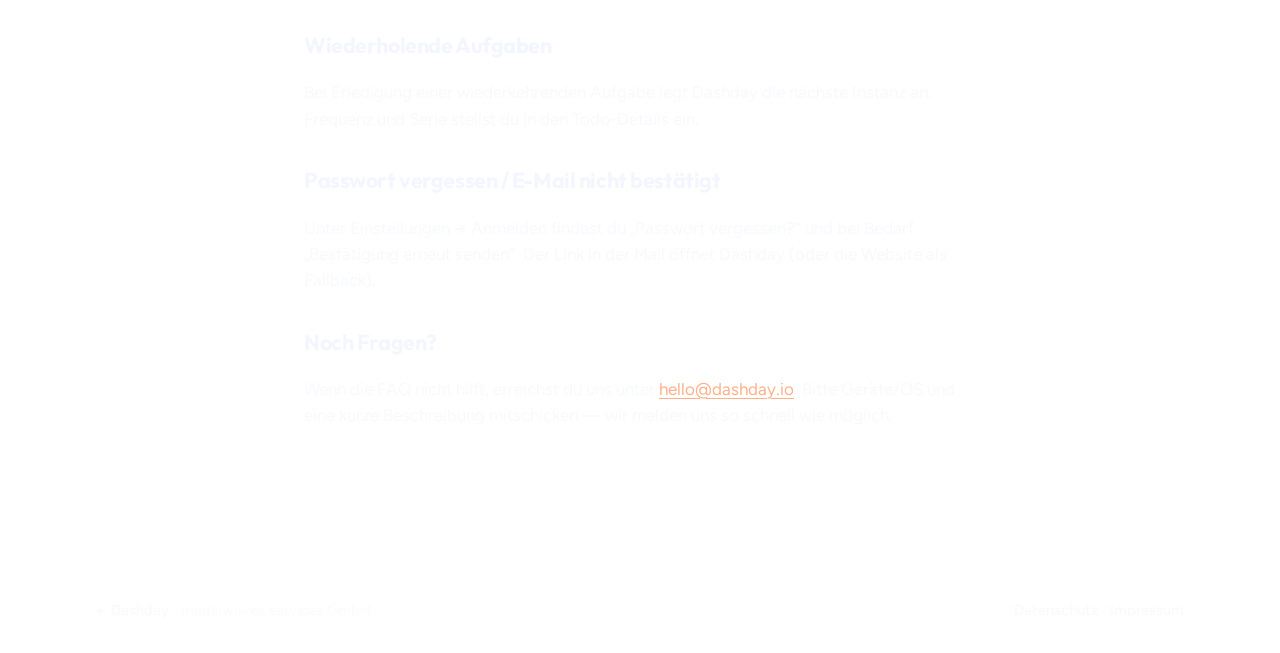
<file: de/support/index.html>
<!DOCTYPE html>
<html lang="de">
  <head>
    <meta charset="utf-8" />
    <meta name="viewport" content="width=device-width, initial-scale=1" />
    <title>Support — Dashday</title>
    <meta name="description" content="Hilfe und FAQ zu Dashday — Sync, Account, Watch, Siri und mehr." />
    <link rel="canonical" href="https://dashday.io/de/support/" />
    <link rel="alternate" hreflang="de" href="https://dashday.io/de/support/" />
    <link rel="alternate" hreflang="en" href="https://dashday.io/en/support/" />
    <link rel="preconnect" href="https://fonts.googleapis.com" />
    <link rel="preconnect" href="https://fonts.gstatic.com" crossorigin />
    <meta name="theme-color" content="#000a24" />
    <link
      href="https://fonts.googleapis.com/css2?family=Figtree:wght@400;500;600;700&family=Outfit:wght@500;600;700&display=swap"
      rel="stylesheet"
    />
    <link rel="stylesheet" href="/styles.css" />
    <link rel="icon" href="/favicon.svg" type="image/svg+xml" />
    <link rel="apple-touch-icon" href="/assets/apple-touch-icon.png" />
  </head>
  <body>
    <header class="site-header" id="site-header">
      <a class="brand" href="/de/">Dashday</a>
      <button
        type="button"
        class="nav-toggle"
        aria-expanded="false"
        aria-controls="site-nav"
        aria-label="Menü"
      >
        <span class="nav-toggle-bars" aria-hidden="true"></span>
      </button>
      <nav class="nav" aria-label="Hauptnavigation" id="site-nav">
        <a href="/de/#tag">Produkt</a>
        <a href="/de/support/">Support</a>
        <a href="/de/privacy/">Datenschutz</a>
        <a href="/de/impressum/">Impressum</a>
        <span class="lang-switch" role="group" aria-label="Sprache">
          <a href="/de/support/" data-lang="de" aria-current="true">DE</a>
          <a href="/en/support/" data-lang="en">EN</a>
        </span>
      </nav>
    </header>

    <main class="page">
      <h1>Support</h1>
      <p class="meta">FAQ · Stand: 20. August 2026</p>

      <p>
        Kurze Antworten zu den häufigsten Fragen rund um <strong>Dashday</strong>.
        Wenn du hier nicht weiterkommst, schreib uns — siehe unten.
      </p>

      <h2>Wo werden meine Todos gespeichert?</h2>
      <p>
        Standardmäßig <strong>nur auf dem Gerät</strong> (SwiftData). Kostenloses tägliches
        CSV-Backup nach iCloud oder Google Drive bleibt optional und lokal bei dir.
        Optionaler Cloud-Sync (Dashday Plus) legt Todos zusätzlich in unserem Supabase-Projekt ab —
        geschützt durch Row Level Security, sodass nur dein Konto darauf zugreifen kann.
      </p>

      <h2>Was ist Dashday Plus?</h2>
      <p>
        Plus schaltet <strong>Instant Sync</strong> zwischen iPhone, iPad, Mac und Apple Watch frei
        (mit 14-Tage-Test über den App Store). Lokal bleibt die App ohne Abo voll nutzbar —
        inklusive Backup. Anmelden speichert nur den Login; Sync braucht Plus.
      </p>

      <h2>Muss ich ein Konto anlegen?</h2>
      <p>
        Nein. Ohne Anmeldung funktioniert Dashday offline-first. Ein Konto brauchst du, wenn du
        dich für Sync anmelden willst — Sync selbst startet erst mit aktivem Plus.
      </p>

      <h2>Wie lösche ich mein Sync-Konto?</h2>
      <p>
        In der App unter <strong>Einstellungen → Account löschen</strong>. Dabei werden
        Server-Todos und das Auth-Konto unwiderruflich entfernt. Lokale Todos kannst du
        beim Abmelden optional behalten oder löschen.
      </p>

      <h2>Apple Watch, Siri, Widgets &amp; Action Button</h2>
      <p>
        Die Watch-App erlaubt Diktat und Speichern auch ohne iPhone in der Hand.
        Siri/Shortcuts („Dashday“, „für morgen …“), Home-/Lock-Screen-Widgets und der
        Action Button (Mikrofon) sind in den Einstellungen der App und von iOS beschrieben.
        Spotlight indexiert offene Todos lokal.
      </p>

      <h2>Was ist das KI-Morgen-Briefing?</h2>
      <p>
        Eine optionale, <strong>lokale</strong> Zusammenfassung offener Todos zur gewählten
        Uhrzeit — auf dem Gerät mit Apple Intelligence / Foundation Models, ohne Server.
        Du brauchst Mitteilungen und ein unterstütztes Gerät.
      </p>

      <h2>Backup nach iCloud oder Google Drive</h2>
      <p>
        Kostenlos und optional: täglicher CSV-Export in einen von dir gewählten iCloud-Ordner oder per
        Google OAuth (<code>drive.file</code>) in einen Dashday-Ordner in <em>deinem</em> Drive.
        Die Dateien verwaltest du selbst — deine Daten gehören dir.
      </p>

      <h2>Beta testen (TestFlight)</h2>
      <p>
        Die öffentliche Beta erreichst du über
        <a href="https://testflight.apple.com/join/qQ1qYRTd" rel="noopener">TestFlight</a>
        (iPhone &amp; iPad). Käufe in der Beta sind Sandbox — kein echtes Geld.
      </p>

      <h2>Wiederholende Aufgaben</h2>
      <p>
        Bei Erledigung einer wiederkehrenden Aufgabe legt Dashday die nächste Instanz an.
        Frequenz und Serie stellst du in den Todo-Details ein.
      </p>

      <h2>Passwort vergessen / E-Mail nicht bestätigt</h2>
      <p>
        Unter Einstellungen → Anmelden findest du „Passwort vergessen?“ und bei Bedarf
        „Bestätigung erneut senden“. Der Link in der Mail öffnet Dashday (oder die Website
        als Fallback).
      </p>

      <h2>Noch Fragen?</h2>
      <p>
        Wenn die FAQ nicht hilft, erreichst du uns unter
        <a href="mailto:hello@dashday.io" data-mail="support">hello@dashday.io</a>.
        Bitte Geräte/OS und eine kurze Beschreibung mitschicken — wir melden uns so schnell
        wie möglich.
      </p>
    </main>

    <footer class="site-footer">
      <span><a href="/de/">← Dashday</a> · mediawaves services GmbH</span>
      <span>
        <a href="/de/privacy/">Datenschutz</a>
        ·
        <a href="/de/impressum/">Impressum</a>
      </span>
    </footer>
    <script src="/assets/i18n.js" defer></script>
    <script src="/assets/site.js" defer></script>
<script src="/assets/contact.js" defer></script>
  </body>
</html>
</file>
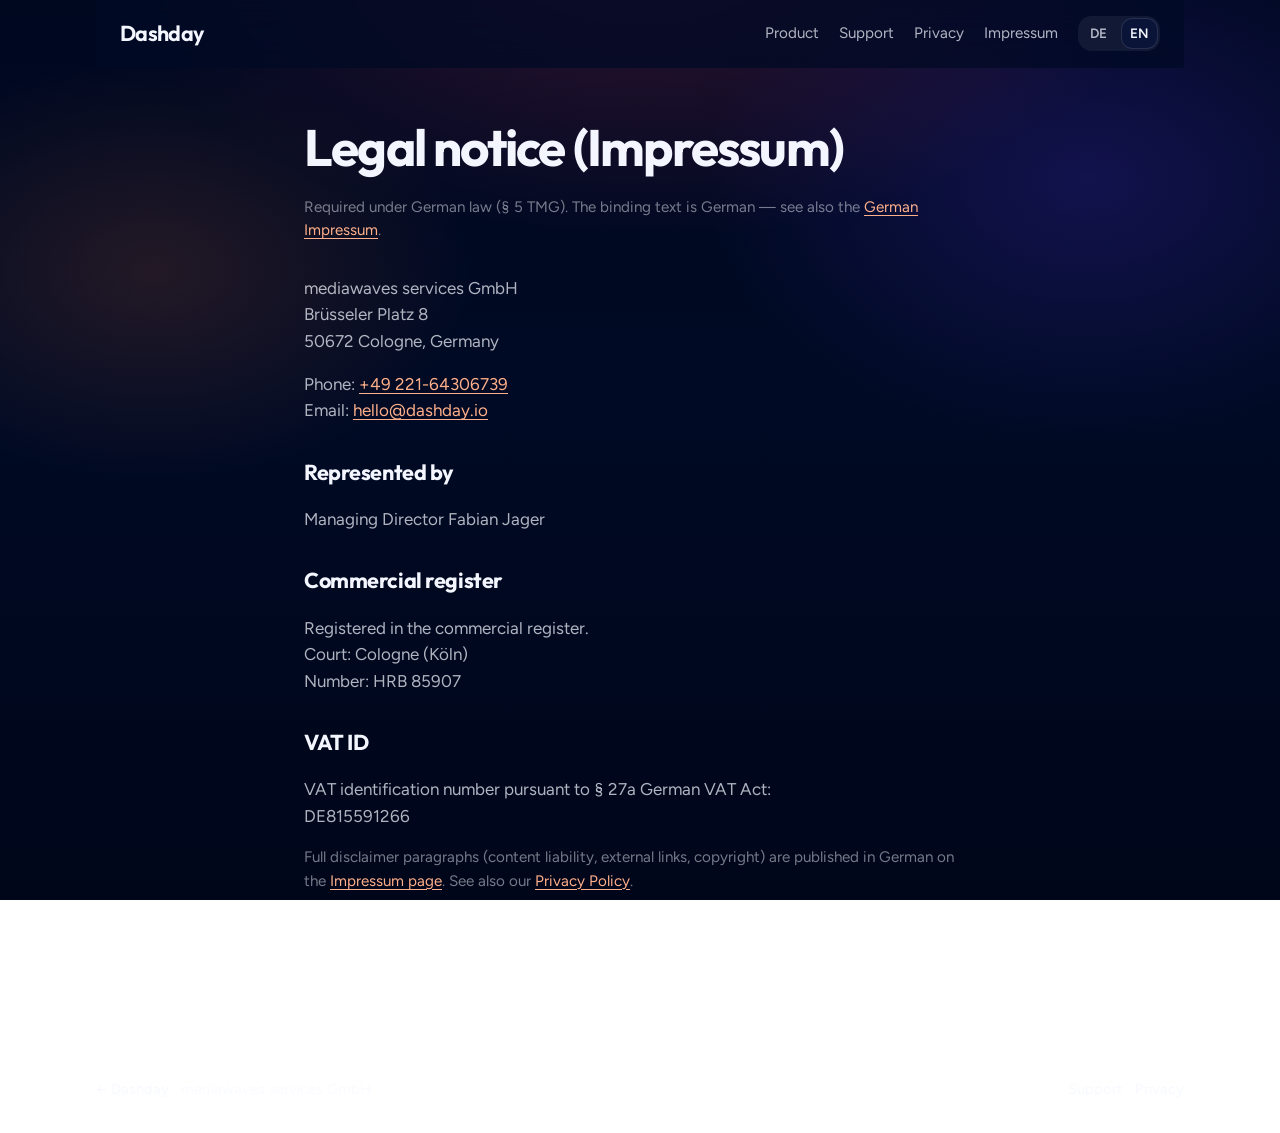
<file: en/impressum/index.html>
<!DOCTYPE html>
<html lang="en">
  <head>
    <meta charset="utf-8" />
    <meta name="viewport" content="width=device-width, initial-scale=1" />
    <title>Legal notice (Impressum) — Dashday</title>
    <meta
      name="description"
      content="Legal notice / Impressum for Dashday / mediawaves services GmbH."
    />
    <link rel="canonical" href="https://dashday.io/en/impressum/" />
    <link rel="alternate" hreflang="de" href="https://dashday.io/de/impressum/" />
    <link rel="alternate" hreflang="en" href="https://dashday.io/en/impressum/" />
    <link rel="preconnect" href="https://fonts.googleapis.com" />
    <link rel="preconnect" href="https://fonts.gstatic.com" crossorigin />
    <meta name="theme-color" content="#000a24" />
    <link
      href="https://fonts.googleapis.com/css2?family=Figtree:wght@400;500;600;700&family=Outfit:wght@500;600;700&display=swap"
      rel="stylesheet"
    />
    <link rel="stylesheet" href="/styles.css" />
    <link rel="icon" href="/favicon.svg" type="image/svg+xml" />
    <link rel="apple-touch-icon" href="/assets/apple-touch-icon.png" />
  </head>
  <body>
    <header class="site-header" id="site-header">
      <a class="brand" href="/en/">Dashday</a>
      <button
        type="button"
        class="nav-toggle"
        aria-expanded="false"
        aria-controls="site-nav"
        aria-label="Menu"
      >
        <span class="nav-toggle-bars" aria-hidden="true"></span>
      </button>
      <nav class="nav" aria-label="Primary" id="site-nav">
        <a href="/en/#tag">Product</a>
        <a href="/en/support/">Support</a>
        <a href="/en/privacy/">Privacy</a>
        <a href="/en/impressum/">Impressum</a>
        <span class="lang-switch" role="group" aria-label="Language">
          <a href="/de/impressum/" data-lang="de">DE</a>
          <a href="/en/impressum/" data-lang="en" aria-current="true">EN</a>
        </span>
      </nav>
    </header>

    <main class="page">
      <h1>Legal notice (Impressum)</h1>
      <p class="meta">
        Required under German law (§&nbsp;5 TMG). The binding text is German —
        see also the <a href="/de/impressum/">German Impressum</a>.
      </p>

      <p>
        mediawaves services GmbH<br />
        Brüsseler Platz 8<br />
        50672 Cologne, Germany
      </p>

      <p>
        Phone: <a href="tel:+4922164306739">+49 221-64306739</a><br />
        Email: <span data-mail="support"></span>
        <noscript>hello [at] dashday [dot] io</noscript>
      </p>

      <h2>Represented by</h2>
      <p>Managing Director Fabian Jager</p>

      <h2>Commercial register</h2>
      <p>
        Registered in the commercial register.<br />
        Court: Cologne (Köln)<br />
        Number: HRB 85907
      </p>

      <h2>VAT ID</h2>
      <p>
        VAT identification number pursuant to §&nbsp;27a German VAT Act:<br />
        DE815591266
      </p>

      <p class="meta">
        Full disclaimer paragraphs (content liability, external links, copyright)
        are published in German on the
        <a href="/de/impressum/">Impressum page</a>.
        See also our <a href="/en/privacy/">Privacy Policy</a>.
      </p>
    </main>

    <footer class="site-footer">
      <span><a href="/en/">← Dashday</a> · mediawaves services GmbH</span>
      <span>
        <a href="/en/support/">Support</a>
        ·
        <a href="/en/privacy/">Privacy</a>
      </span>
    </footer>
    <script src="/assets/i18n.js" defer></script>
    <script src="/assets/site.js" defer></script>
<script src="/assets/contact.js" defer></script>
  </body>
</html>
</file>
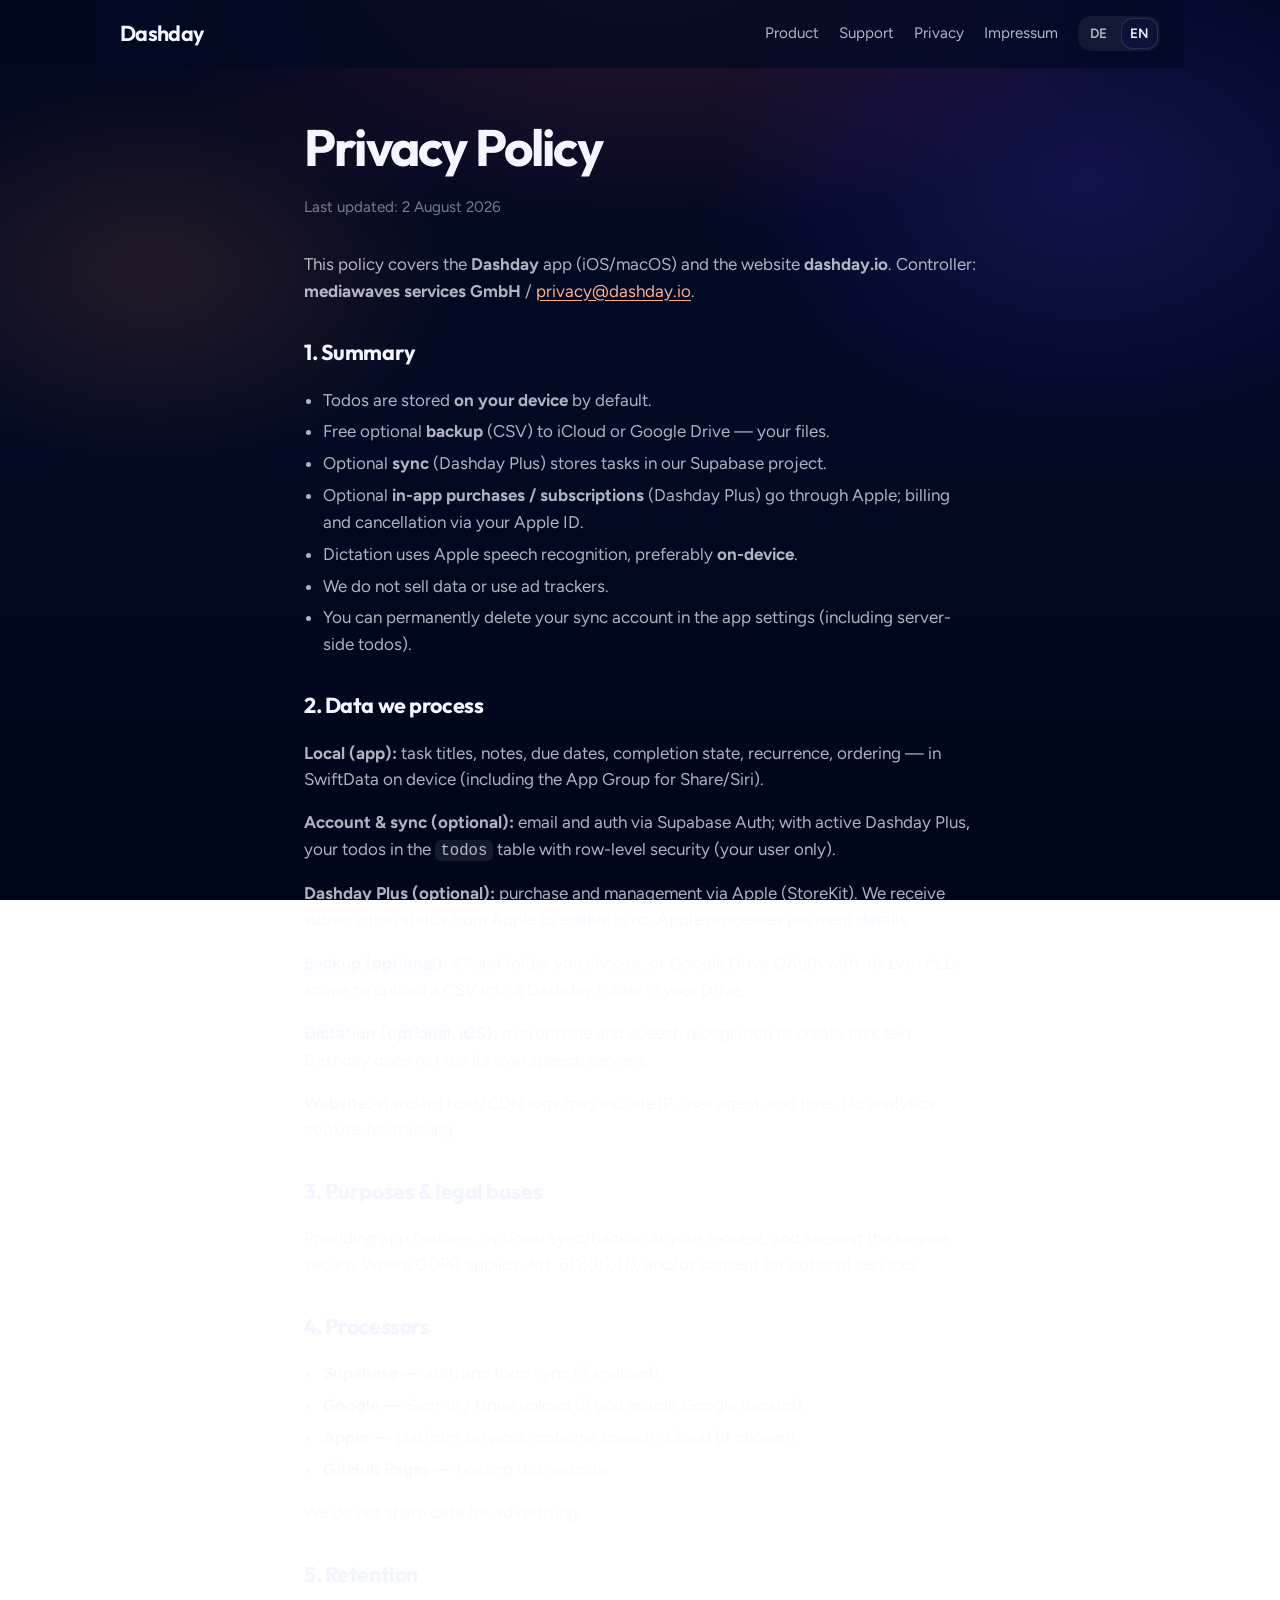
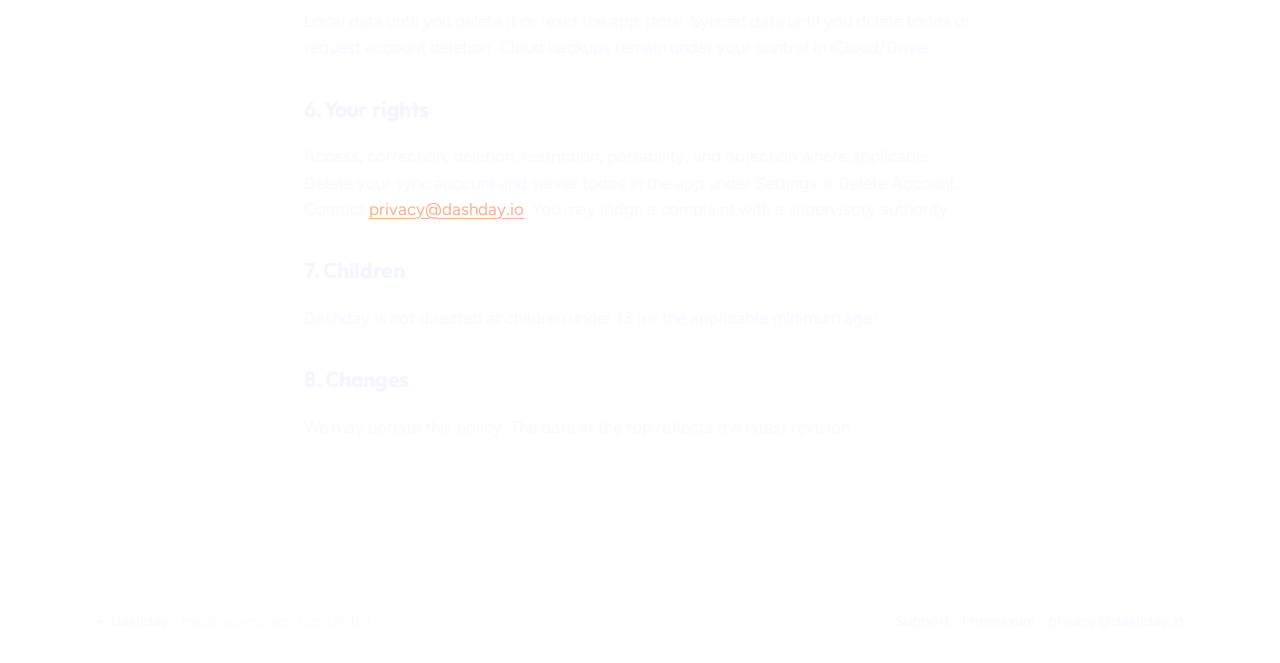
<file: en/privacy/index.html>
<!DOCTYPE html>
<html lang="en">
  <head>
    <meta charset="utf-8" />
    <meta name="viewport" content="width=device-width, initial-scale=1" />
    <title>Privacy Policy — Dashday</title>
    <meta name="description" content="Privacy Policy for the Dashday app and website." />
    <link rel="canonical" href="https://dashday.io/en/privacy/" />
    <link rel="alternate" hreflang="de" href="https://dashday.io/de/privacy/" />
    <link rel="alternate" hreflang="en" href="https://dashday.io/en/privacy/" />
    <link rel="preconnect" href="https://fonts.googleapis.com" />
    <link rel="preconnect" href="https://fonts.gstatic.com" crossorigin />
    <meta name="theme-color" content="#000a24" />
    <link
      href="https://fonts.googleapis.com/css2?family=Figtree:wght@400;500;600;700&family=Outfit:wght@500;600;700&display=swap"
      rel="stylesheet"
    />
    <link rel="stylesheet" href="/styles.css" />
    <link rel="icon" href="/favicon.svg" type="image/svg+xml" />
    <link rel="apple-touch-icon" href="/assets/apple-touch-icon.png" />
  </head>
  <body>
    <header class="site-header" id="site-header">
      <a class="brand" href="/en/">Dashday</a>
      <button
        type="button"
        class="nav-toggle"
        aria-expanded="false"
        aria-controls="site-nav"
        aria-label="Menu"
      >
        <span class="nav-toggle-bars" aria-hidden="true"></span>
      </button>
      <nav class="nav" aria-label="Primary" id="site-nav">
        <a href="/en/#tag">Product</a>
        <a href="/en/support/">Support</a>
        <a href="/en/privacy/">Privacy</a>
        <a href="/en/impressum/">Impressum</a>
        <span class="lang-switch" role="group" aria-label="Language">
          <a href="/de/privacy/" data-lang="de">DE</a>
          <a href="/en/privacy/" data-lang="en" aria-current="true">EN</a>
        </span>
      </nav>
    </header>

    <main class="page">
      <h1>Privacy Policy</h1>
      <p class="meta">Last updated: 2 August 2026</p>

      <p>
        This policy covers the <strong>Dashday</strong> app (iOS/macOS) and the website
        <strong>dashday.io</strong>. Controller:
        <strong>mediawaves services GmbH</strong> /
        <a href="mailto:privacy@dashday.io">privacy@dashday.io</a>.
      </p>

      <h2>1. Summary</h2>
      <ul>
        <li>Todos are stored <strong>on your device</strong> by default.</li>
        <li>Free optional <strong>backup</strong> (CSV) to iCloud or Google Drive — your files.</li>
        <li>Optional <strong>sync</strong> (Dashday Plus) stores tasks in our Supabase project.</li>
        <li>Optional <strong>in-app purchases / subscriptions</strong> (Dashday Plus) go through Apple; billing and cancellation via your Apple ID.</li>
        <li>Dictation uses Apple speech recognition, preferably <strong>on-device</strong>.</li>
        <li>We do not sell data or use ad trackers.</li>
        <li>You can permanently delete your sync account in the app settings (including server-side todos).</li>
      </ul>

      <h2>2. Data we process</h2>
      <p><strong>Local (app):</strong> task titles, notes, due dates, completion state, recurrence, ordering — in SwiftData on device (including the App Group for Share/Siri).</p>
      <p><strong>Account &amp; sync (optional):</strong> email and auth via Supabase Auth; with active Dashday Plus, your todos in the <code>todos</code> table with row-level security (your user only).</p>
      <p><strong>Dashday Plus (optional):</strong> purchase and management via Apple (StoreKit). We receive subscription status from Apple to enable sync; Apple processes payment details.</p>
      <p><strong>Backup (optional):</strong> iCloud folder you choose, or Google Drive OAuth with <code>drive.file</code> scope to upload a CSV into a Dashday folder in your Drive.</p>
      <p><strong>Dictation (optional, iOS):</strong> microphone and speech recognition to create task text. Dashday does not run its own speech servers.</p>
      <p><strong>Website:</strong> standard host/CDN logs may include IP, user agent, and time. No analytics cookies for tracking.</p>

      <h2>3. Purposes &amp; legal bases</h2>
      <p>
        Providing app features, optional sync/backup at your request, and keeping the service secure.
        Where GDPR applies: Art. 6(1)(b), (f), and/or consent for optional services.
      </p>

      <h2>4. Processors</h2>
      <ul>
        <li><strong>Supabase</strong> — auth and todo sync (if enabled).</li>
        <li><strong>Google</strong> — Sign-In / Drive upload (if you enable Google backup).</li>
        <li><strong>Apple</strong> — platform services, optional speech, iCloud (if chosen).</li>
        <li><strong>GitHub Pages</strong> — hosting this website.</li>
      </ul>
      <p>We do not share data for advertising.</p>

      <h2>5. Retention</h2>
      <p>
        Local data until you delete it or reset the app store.
        Synced data until you delete todos or request account deletion.
        Cloud backups remain under your control in iCloud/Drive.
      </p>

      <h2>6. Your rights</h2>
      <p>
        Access, correction, deletion, restriction, portability, and objection where applicable.
        Delete your sync account and server todos in the app under Settings → Delete Account.
        Contact <a href="mailto:privacy@dashday.io">privacy@dashday.io</a>.
        You may lodge a complaint with a supervisory authority.
      </p>

      <h2>7. Children</h2>
      <p>Dashday is not directed at children under 13 (or the applicable minimum age).</p>

      <h2>8. Changes</h2>
      <p>We may update this policy. The date at the top reflects the latest revision.</p>
    </main>

    <footer class="site-footer">
      <span><a href="/en/">← Dashday</a> · mediawaves services GmbH</span>
      <span>
        <a href="/en/support/">Support</a>
        ·
        <a href="/en/impressum/">Impressum</a>
        ·
        <a href="mailto:privacy@dashday.io">privacy@dashday.io</a>
      </span>
        </footer>
    <script src="/assets/i18n.js" defer></script>
    <script src="/assets/site.js" defer></script>
  </body>
</html>
</file>
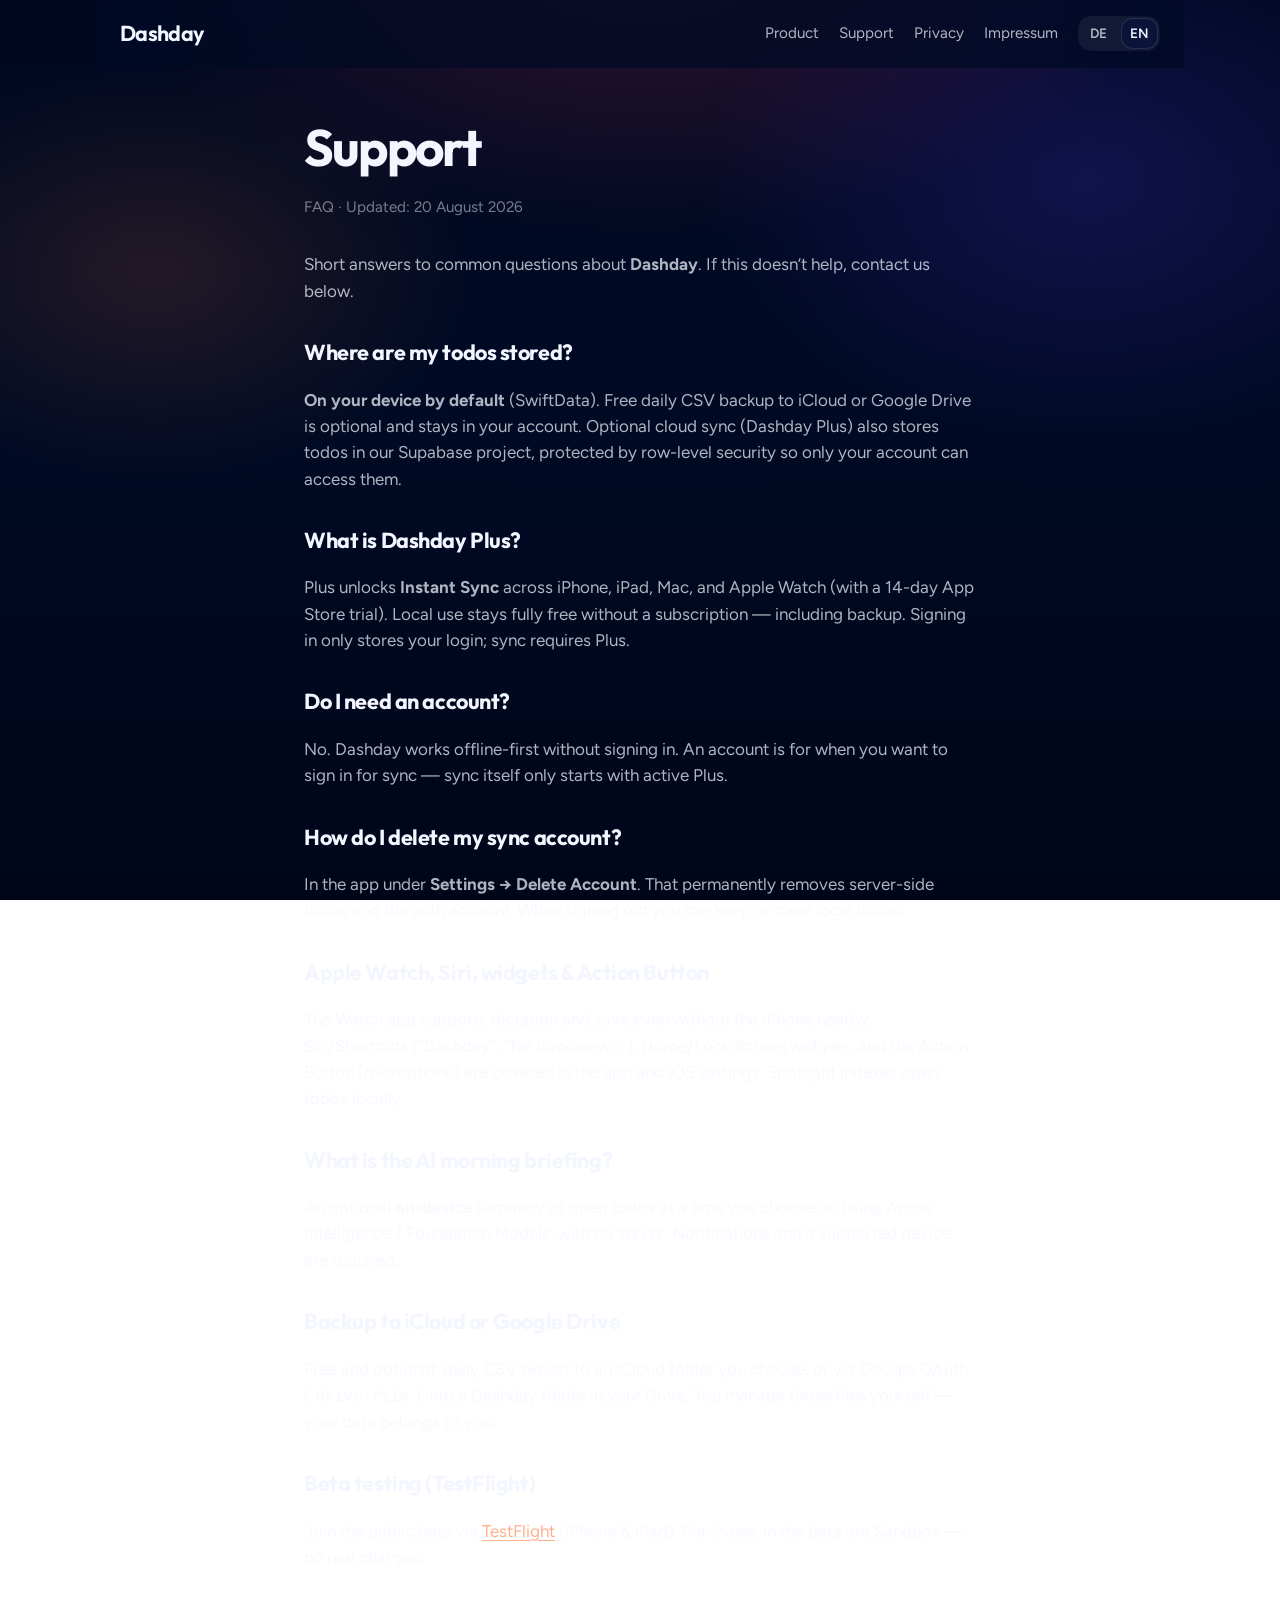
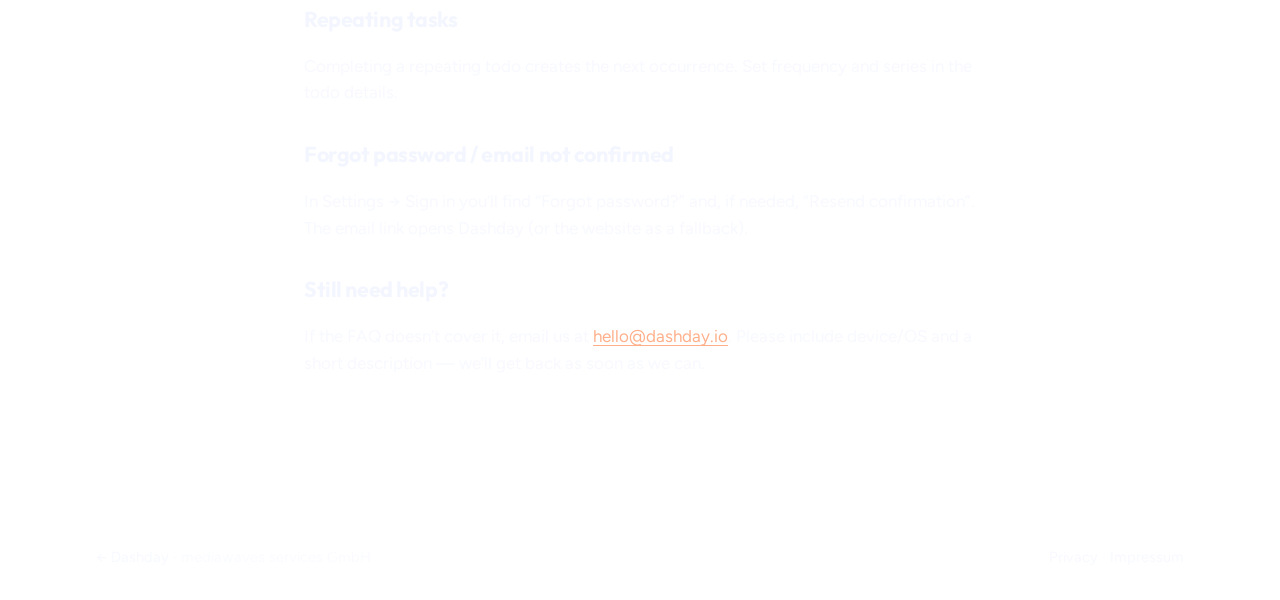
<file: en/support/index.html>
<!DOCTYPE html>
<html lang="en">
  <head>
    <meta charset="utf-8" />
    <meta name="viewport" content="width=device-width, initial-scale=1" />
    <title>Support — Dashday</title>
    <meta name="description" content="Help and FAQ for Dashday — sync, account, Watch, Siri, and more." />
    <link rel="canonical" href="https://dashday.io/en/support/" />
    <link rel="alternate" hreflang="de" href="https://dashday.io/de/support/" />
    <link rel="alternate" hreflang="en" href="https://dashday.io/en/support/" />
    <link rel="preconnect" href="https://fonts.googleapis.com" />
    <link rel="preconnect" href="https://fonts.gstatic.com" crossorigin />
    <meta name="theme-color" content="#000a24" />
    <link
      href="https://fonts.googleapis.com/css2?family=Figtree:wght@400;500;600;700&family=Outfit:wght@500;600;700&display=swap"
      rel="stylesheet"
    />
    <link rel="stylesheet" href="/styles.css" />
    <link rel="icon" href="/favicon.svg" type="image/svg+xml" />
    <link rel="apple-touch-icon" href="/assets/apple-touch-icon.png" />
  </head>
  <body>
    <header class="site-header" id="site-header">
      <a class="brand" href="/en/">Dashday</a>
      <button
        type="button"
        class="nav-toggle"
        aria-expanded="false"
        aria-controls="site-nav"
        aria-label="Menu"
      >
        <span class="nav-toggle-bars" aria-hidden="true"></span>
      </button>
      <nav class="nav" aria-label="Primary" id="site-nav">
        <a href="/en/#tag">Product</a>
        <a href="/en/support/">Support</a>
        <a href="/en/privacy/">Privacy</a>
        <a href="/en/impressum/">Impressum</a>
        <span class="lang-switch" role="group" aria-label="Language">
          <a href="/de/support/" data-lang="de">DE</a>
          <a href="/en/support/" data-lang="en" aria-current="true">EN</a>
        </span>
      </nav>
    </header>

    <main class="page">
      <h1>Support</h1>
      <p class="meta">FAQ · Updated: 20 August 2026</p>

      <p>
        Short answers to common questions about <strong>Dashday</strong>.
        If this doesn’t help, contact us below.
      </p>

      <h2>Where are my todos stored?</h2>
      <p>
        <strong>On your device by default</strong> (SwiftData). Free daily CSV backup to iCloud
        or Google Drive is optional and stays in your account. Optional cloud sync
        (Dashday Plus) also stores todos in our Supabase project, protected by row-level
        security so only your account can access them.
      </p>

      <h2>What is Dashday Plus?</h2>
      <p>
        Plus unlocks <strong>Instant Sync</strong> across iPhone, iPad, Mac, and Apple Watch
        (with a 14-day App Store trial). Local use stays fully free without a subscription —
        including backup. Signing in only stores your login; sync requires Plus.
      </p>

      <h2>Do I need an account?</h2>
      <p>
        No. Dashday works offline-first without signing in. An account is for when you want
        to sign in for sync — sync itself only starts with active Plus.
      </p>

      <h2>How do I delete my sync account?</h2>
      <p>
        In the app under <strong>Settings → Delete Account</strong>. That permanently removes
        server-side todos and the auth account. When signing out you can keep or clear local
        todos.
      </p>

      <h2>Apple Watch, Siri, widgets &amp; Action Button</h2>
      <p>
        The Watch app supports dictation and save even without the iPhone nearby.
        Siri/Shortcuts (“Dashday”, “for tomorrow…”), Home/Lock Screen widgets, and the
        Action Button (microphone) are covered in the app and iOS settings. Spotlight indexes
        open todos locally.
      </p>

      <h2>What is the AI morning briefing?</h2>
      <p>
        An optional <strong>on-device</strong> summary of open todos at a time you choose —
        using Apple Intelligence / Foundation Models, with no server. Notifications and a
        supported device are required.
      </p>

      <h2>Backup to iCloud or Google Drive</h2>
      <p>
        Free and optional: daily CSV export to an iCloud folder you choose, or via Google OAuth
        (<code>drive.file</code>) into a Dashday folder in <em>your</em> Drive. You manage
        those files yourself — your data belongs to you.
      </p>

      <h2>Beta testing (TestFlight)</h2>
      <p>
        Join the public beta via
        <a href="https://testflight.apple.com/join/qQ1qYRTd" rel="noopener">TestFlight</a>
        (iPhone &amp; iPad). Purchases in the beta are Sandbox — no real charges.
      </p>

      <h2>Repeating tasks</h2>
      <p>
        Completing a repeating todo creates the next occurrence. Set frequency and series in
        the todo details.
      </p>

      <h2>Forgot password / email not confirmed</h2>
      <p>
        In Settings → Sign in you’ll find “Forgot password?” and, if needed, “Resend
        confirmation”. The email link opens Dashday (or the website as a fallback).
      </p>

      <h2>Still need help?</h2>
      <p>
        If the FAQ doesn’t cover it, email us at
        <a href="mailto:hello@dashday.io" data-mail="support">hello@dashday.io</a>.
        Please include device/OS and a short description — we’ll get back as soon as we can.
      </p>
    </main>

    <footer class="site-footer">
      <span><a href="/en/">← Dashday</a> · mediawaves services GmbH</span>
      <span>
        <a href="/en/privacy/">Privacy</a>
        ·
        <a href="/en/impressum/">Impressum</a>
      </span>
    </footer>
    <script src="/assets/i18n.js" defer></script>
    <script src="/assets/site.js" defer></script>
<script src="/assets/contact.js" defer></script>
  </body>
</html>
</file>
<file: styles.css>
/* Dashday site — palette matched to the app icon */

:root {
  --navy: #000a24;
  --navy-lift: #0a1438;
  --ink: #f4f6ff;
  --ink-soft: rgba(244, 246, 255, 0.72);
  --ink-faint: rgba(244, 246, 255, 0.48);
  --orange: #f87838;
  --magenta: #f04070;
  --violet: #5a38f8;
  --foam: #f4f6ff;
  --line: rgba(244, 246, 255, 0.12);
  --shadow: rgba(0, 4, 24, 0.55);
  --gradient: linear-gradient(135deg, #f87838 0%, #f04070 48%, #5a38f8 100%);
  --font-display: "Outfit", "Segoe UI", sans-serif;
  --font-body: "Figtree", "Segoe UI", sans-serif;
  --max: 68rem;
  --ease: cubic-bezier(0.22, 1, 0.36, 1);
  --radius: 0.85rem;
}

*,
*::before,
*::after {
  box-sizing: border-box;
}

html {
  scroll-behavior: smooth;
}

body {
  margin: 0;
  min-height: 100vh;
  color: var(--ink);
  font-family: var(--font-body);
  font-size: 1.0625rem;
  line-height: 1.55;
  background:
    radial-gradient(900px 520px at 50% -8%, rgba(240, 64, 112, 0.22), transparent 60%),
    radial-gradient(700px 480px at 85% 20%, rgba(90, 56, 248, 0.2), transparent 55%),
    radial-gradient(640px 420px at 12% 30%, rgba(248, 120, 56, 0.14), transparent 50%),
    linear-gradient(180deg, #000820 0%, var(--navy) 45%, #00061a 100%);
  background-attachment: fixed;
}

img {
  max-width: 100%;
  display: block;
}

a {
  color: #ffb08a;
  text-underline-offset: 0.18em;
}

a:hover {
  color: #ffd2bc;
}

.site-header {
  position: sticky;
  top: 0;
  z-index: 100;
  display: flex;
  flex-wrap: wrap;
  align-items: center;
  justify-content: space-between;
  gap: 0.75rem 1rem;
  padding: 1rem 1.5rem;
  max-width: var(--max);
  margin: 0 auto;
  overflow: visible;
  backdrop-filter: blur(16px);
  -webkit-backdrop-filter: blur(16px);
  background: rgba(0, 10, 36, 0.72);
  border-bottom: 1px solid transparent;
}

.site-header.is-scrolled {
  border-bottom-color: var(--line);
}

.brand {
  font-family: var(--font-display);
  font-weight: 650;
  font-size: 1.35rem;
  letter-spacing: -0.03em;
  color: var(--ink);
  text-decoration: none;
  position: relative;
  z-index: 2;
}

.nav-toggle {
  display: none;
  -webkit-appearance: none;
  appearance: none;
  border: 1px solid var(--line);
  background: rgba(244, 246, 255, 0.06);
  color: var(--ink);
  width: 2.75rem;
  height: 2.75rem;
  min-width: 2.75rem;
  min-height: 2.75rem;
  border-radius: var(--radius);
  padding: 0;
  margin: 0;
  cursor: pointer;
  align-items: center;
  justify-content: center;
  touch-action: manipulation;
  -webkit-tap-highlight-color: transparent;
  position: relative;
  z-index: 2;
}

.nav-toggle:hover,
.nav-toggle:focus-visible {
  background: rgba(244, 246, 255, 0.1);
}

.nav-toggle-bars,
.nav-toggle-bars::before,
.nav-toggle-bars::after {
  display: block;
  width: 1.1rem;
  height: 2px;
  border-radius: 1px;
  background: currentColor;
  transition: transform 0.2s var(--ease), opacity 0.2s var(--ease);
}

.nav-toggle-bars {
  position: relative;
}

.nav-toggle-bars::before,
.nav-toggle-bars::after {
  content: "";
  position: absolute;
  left: 0;
}

.nav-toggle-bars::before {
  top: -6px;
}

.nav-toggle-bars::after {
  top: 6px;
}

.site-header.is-nav-open .nav-toggle-bars {
  background: transparent;
}

.site-header.is-nav-open .nav-toggle-bars::before {
  top: 0;
  transform: rotate(45deg);
}

.site-header.is-nav-open .nav-toggle-bars::after {
  top: 0;
  transform: rotate(-45deg);
}

.nav {
  display: flex;
  align-items: center;
  gap: 1.25rem;
  font-size: 0.95rem;
}

.nav a {
  text-decoration: none;
  color: var(--ink-soft);
}

.nav a:hover {
  color: var(--ink);
}

@media (max-width: 720px) {
  .site-header {
    /* Full-bleed sticky bar; avoid backdrop-filter clipping the open menu on iOS. */
    width: 100%;
    max-width: none;
    margin: 0;
    padding: 0.85rem 1rem;
    backdrop-filter: none;
    -webkit-backdrop-filter: none;
    background: rgba(0, 10, 36, 0.96);
    border-bottom-color: var(--line);
  }

  .nav-toggle {
    display: inline-flex;
  }

  .nav {
    position: absolute;
    top: 100%;
    left: 0;
    right: 0;
    display: none;
    flex-direction: column;
    align-items: stretch;
    gap: 0.1rem;
    margin: 0;
    padding: 0.5rem 1rem 1rem;
    border-top: 1px solid var(--line);
    background: rgba(0, 10, 36, 0.98);
    box-shadow: 0 18px 40px rgba(0, 0, 0, 0.45);
    max-height: min(70vh, 28rem);
    overflow-y: auto;
    -webkit-overflow-scrolling: touch;
    z-index: 101;
  }

  .site-header.is-nav-open .nav {
    display: flex;
  }

  .nav > a {
    padding: 0.85rem 0.35rem;
    font-weight: 500;
    min-height: 2.75rem;
    display: flex;
    align-items: center;
  }

  .nav .lang-switch {
    margin-top: 0.5rem;
    align-self: flex-start;
  }
}

.hero {
  position: relative;
  min-height: min(92vh, 54rem);
  display: grid;
  place-items: center;
  overflow: hidden;
  isolation: isolate;
  padding: 5.5rem 1.5rem 3.5rem;
}

.hero-atmosphere {
  position: absolute;
  inset: 0;
  z-index: -1;
  background:
    radial-gradient(ellipse 70% 45% at 50% 38%, rgba(240, 64, 112, 0.18), transparent 70%),
    radial-gradient(ellipse 50% 40% at 30% 60%, rgba(248, 120, 56, 0.12), transparent 65%),
    radial-gradient(ellipse 50% 40% at 70% 55%, rgba(90, 56, 248, 0.16), transparent 65%),
    url("data:image/svg+xml,%3Csvg xmlns='http://www.w3.org/2000/svg' width='160' height='160' viewBox='0 0 160 160'%3E%3Cfilter id='n'%3E%3CfeTurbulence type='fractalNoise' baseFrequency='0.9' numOctaves='2' stitchTiles='stitch'/%3E%3C/filter%3E%3Crect width='160' height='160' filter='url(%23n)' opacity='0.07'/%3E%3C/svg%3E");
  transform: scale(1.02);
  animation: atmosphere-drift 18s var(--ease) infinite alternate;
}

@keyframes atmosphere-drift {
  from { transform: scale(1.02) translate3d(0, 0, 0); }
  to { transform: scale(1.05) translate3d(0, -1.2%, 0); }
}

.hero-inner {
  width: min(100%, 36rem);
  text-align: center;
  display: flex;
  flex-direction: column;
  align-items: center;
}

.hero-inner-wide {
  width: min(100%, 42rem);
}

.hero-icon {
  width: clamp(7.5rem, 28vw, 11.5rem);
  height: auto;
  border-radius: 22.5%;
  box-shadow:
    0 0 0 1px rgba(244, 246, 255, 0.08),
    0 28px 60px var(--shadow),
    0 0 80px rgba(240, 64, 112, 0.22);
  margin: 0 0 1.75rem;
  opacity: 0;
  animation: rise 0.95s var(--ease) 0.05s forwards, icon-glow 6s ease-in-out 1s infinite alternate;
}

@keyframes icon-glow {
  from {
    box-shadow:
      0 0 0 1px rgba(244, 246, 255, 0.08),
      0 28px 60px var(--shadow),
      0 0 70px rgba(248, 120, 56, 0.18);
  }
  to {
    box-shadow:
      0 0 0 1px rgba(244, 246, 255, 0.1),
      0 32px 70px var(--shadow),
      0 0 95px rgba(90, 56, 248, 0.28);
  }
}

.hero-brand {
  font-family: var(--font-display);
  font-size: clamp(2.75rem, 9vw, 4.75rem);
  font-weight: 700;
  letter-spacing: -0.045em;
  line-height: 0.95;
  margin: 0 0 1.35rem;
  background: var(--gradient);
  -webkit-background-clip: text;
  background-clip: text;
  color: transparent;
  opacity: 0;
  animation: rise 0.9s var(--ease) 0.12s forwards;
}

.hero-headline {
  font-family: var(--font-display);
  font-size: clamp(1.85rem, 5vw, 2.85rem);
  font-weight: 650;
  letter-spacing: -0.04em;
  line-height: 1.1;
  max-width: 12ch;
  margin: 0 0 1.35rem;
  color: var(--ink);
  opacity: 0;
  animation: rise 0.9s var(--ease) 0.28s forwards;
}

.hero-line {
  font-size: clamp(1.15rem, 2.4vw, 1.45rem);
  font-weight: 500;
  max-width: 28ch;
  margin: 0 0 0.75rem;
  color: var(--ink);
  opacity: 0;
  animation: rise 0.9s var(--ease) 0.32s forwards;
}

.hero-sub {
  margin: 0 0 2.25rem;
  color: var(--ink-soft);
  max-width: 28ch;
  font-size: clamp(1.05rem, 2.1vw, 1.2rem);
  line-height: 1.55;
  opacity: 0;
  animation: rise 0.9s var(--ease) 0.42s forwards;
}

.platforms {
  margin: 1rem 0 0;
  font-size: 0.92rem;
  letter-spacing: 0.01em;
  color: var(--ink-faint);
  opacity: 0;
  animation: rise 0.9s var(--ease) 0.7s forwards;
}

.cta-row {
  display: flex;
  flex-wrap: wrap;
  justify-content: center;
  gap: 0.75rem 1rem;
  opacity: 0;
  animation: rise 0.9s var(--ease) 0.55s forwards;
}

@keyframes rise {
  from {
    opacity: 0;
    transform: translate3d(0, 1.25rem, 0);
  }
  to {
    opacity: 1;
    transform: translate3d(0, 0, 0);
  }
}

.button {
  display: inline-flex;
  align-items: center;
  justify-content: center;
  min-height: 2.85rem;
  padding: 0.7rem 1.25rem;
  border-radius: var(--radius);
  border: 1px solid transparent;
  font-weight: 600;
  font-size: 0.98rem;
  text-decoration: none;
  transition: transform 0.25s var(--ease), background 0.25s var(--ease), border-color 0.25s var(--ease), box-shadow 0.25s var(--ease);
}

.button:hover {
  transform: translateY(-1px);
}

.button-primary {
  background: var(--gradient);
  color: #fff;
  box-shadow: 0 10px 28px rgba(240, 64, 112, 0.28);
}

.button-primary:hover {
  color: #fff;
  box-shadow: 0 14px 34px rgba(90, 56, 248, 0.35);
}

.button-ghost {
  border-color: rgba(244, 246, 255, 0.28);
  color: var(--ink);
  background: rgba(244, 246, 255, 0.04);
}

.button-ghost:hover {
  border-color: rgba(244, 246, 255, 0.5);
  color: #fff;
  background: rgba(244, 246, 255, 0.08);
}

.section {
  width: min(100% - 3rem, 34rem);
  margin: 0 auto;
  padding: 7.5rem 0 0;
  text-align: center;
}

.section-wide {
  width: min(100% - 3rem, 38rem);
  padding: 5.5rem 0 0.5rem;
}

.section-closing {
  padding: 9rem 0 5rem;
}

.section h2 {
  font-family: var(--font-display);
  font-size: clamp(2rem, 5.5vw, 3rem);
  font-weight: 650;
  letter-spacing: -0.035em;
  line-height: 1.12;
  margin: 0 0 1.25rem;
}

.section p {
  margin: 0 0 1rem;
  color: var(--ink-soft);
}

.section .lead {
  margin: 0 auto;
  max-width: 36ch;
  font-size: clamp(1.05rem, 2.2vw, 1.2rem);
  line-height: 1.6;
  color: var(--ink-soft);
}

.punch {
  font-family: var(--font-display);
  font-size: clamp(1.35rem, 3vw, 1.75rem);
  font-weight: 600;
  letter-spacing: -0.03em;
  color: var(--ink);
  margin: 0 0 2.5rem !important;
}

.beat {
  display: flex;
  flex-direction: column;
  gap: 1.15rem;
  max-width: 28ch;
  margin: 0 auto;
}

.beat > p {
  margin: 0;
  font-size: clamp(1.05rem, 2.1vw, 1.2rem);
  line-height: 1.5;
}

.soft-list {
  color: var(--ink) !important;
  font-weight: 500;
  line-height: 1.7 !important;
  text-align: center;
}

.soft-list-wide {
  max-width: none;
  width: 100%;
  margin-inline: auto;
  text-align: center;
}

.emphasis {
  color: var(--ink) !important;
  font-weight: 600;
}

.closing-headline {
  font-size: clamp(2.2rem, 6.5vw, 3.6rem) !important;
  max-width: 14ch;
  margin-left: auto !important;
  margin-right: auto !important;
  margin-bottom: 1.5rem !important;
}

.closing-sub {
  font-size: clamp(1.15rem, 2.4vw, 1.35rem) !important;
  color: var(--ink-soft) !important;
  margin: 0 auto 2.5rem !important;
  max-width: 28ch;
}

.section-closing .platforms {
  opacity: 1;
  animation: none;
}

.section-note {
  margin-top: 1.25rem;
  font-size: 0.95rem;
  color: var(--ink-faint);
  letter-spacing: 0.01em;
}

.surface-list {
  list-style: none;
  margin: 2.5rem 0 0;
  padding: 0;
  text-align: left;
  border-top: 1px solid var(--line);
}

.surface-list li {
  display: grid;
  gap: 0.35rem;
  padding: 1.15rem 0;
  border-bottom: 1px solid var(--line);
}

.surface-name {
  font-family: var(--font-display);
  font-weight: 650;
  font-size: 1.05rem;
  letter-spacing: -0.02em;
  background: var(--gradient);
  -webkit-background-clip: text;
  background-clip: text;
  color: transparent;
}

@supports not ((-webkit-background-clip: text) or (background-clip: text)) {
  .surface-name {
    color: #ffb08a;
    background: none;
  }
}

.surface-desc {
  color: var(--ink-soft);
  font-size: 0.98rem;
  line-height: 1.5;
  max-width: 46ch;
}

.cta-row-static {
  opacity: 1;
  animation: none;
  margin-top: 1.5rem;
}

.site-footer {
  width: min(100% - 3rem, var(--max));
  margin: 4rem auto 2rem;
  padding-top: 1.5rem;
  border-top: 1px solid var(--line);
  display: flex;
  flex-wrap: wrap;
  gap: 0.75rem 1.5rem;
  justify-content: space-between;
  color: var(--ink-faint);
  font-size: 0.92rem;
}

.site-footer a {
  text-decoration: none;
  color: var(--ink-soft);
}

.site-footer a:hover {
  text-decoration: underline;
  color: var(--ink);
}

/* Privacy */

.page {
  width: min(100% - 3rem, 42rem);
  margin: 0 auto;
  padding: 2.5rem 0 4rem;
}

.page h1 {
  font-family: var(--font-display);
  font-size: clamp(2.2rem, 6vw, 3.2rem);
  letter-spacing: -0.035em;
  margin: 0 0 0.5rem;
}

.page .meta {
  color: var(--ink-faint);
  margin: 0 0 2rem;
  font-size: 0.95rem;
}

.page h2 {
  font-family: var(--font-display);
  font-size: 1.35rem;
  margin: 2rem 0 0.6rem;
  letter-spacing: -0.02em;
}

.page p,
.page li {
  color: var(--ink-soft);
}

.page ul {
  padding-left: 1.2rem;
}

.page li {
  margin-bottom: 0.35rem;
}

.page code {
  font-size: 0.92em;
  padding: 0.1em 0.35em;
  border-radius: 0.35rem;
  background: rgba(244, 246, 255, 0.08);
}

.lang-switch {
  display: inline-flex;
  gap: 0.35rem;
  margin: 0 0 1.5rem;
  padding: 0.2rem;
  border-radius: var(--radius);
  background: rgba(244, 246, 255, 0.06);
}

.lang-switch button,
.lang-switch a {
  appearance: none;
  border: 0;
  background: transparent;
  color: var(--ink-soft);
  font: inherit;
  font-weight: 600;
  font-size: 0.9rem;
  padding: 0.4rem 0.85rem;
  border-radius: calc(var(--radius) - 0.15rem);
  cursor: pointer;
  text-decoration: none;
}

.lang-switch button[aria-pressed="true"],
.lang-switch a[aria-current="true"] {
  background: var(--navy-lift);
  color: var(--ink);
  box-shadow: inset 0 0 0 1px var(--line);
}

.nav .lang-switch {
  margin: 0;
  padding: 0.15rem;
}

.nav .lang-switch a {
  font-size: 0.85rem;
  padding: 0.3rem 0.55rem;
}

.privacy-panel[hidden] {
  display: none;
}

.section-demo {
  width: min(100% - 2rem, 24rem);
  padding-top: 1.5rem;
  padding-bottom: 2rem;
}

.demo-frame {
  margin: 1.75rem auto 0;
  border-radius: 1.35rem;
  overflow: hidden;
  background: #000;
  box-shadow:
    0 0 0 1px rgba(244, 246, 255, 0.1),
    0 28px 60px var(--shadow),
    0 0 80px rgba(90, 56, 248, 0.16);
  aspect-ratio: 720 / 1560;
  max-height: min(72vh, 38rem);
}

.demo-video {
  display: block;
  width: 100%;
  height: 100%;
  object-fit: cover;
  background: #000;
}

.cta-store {
  align-items: center;
}

.store-badge {
  display: inline-flex;
  line-height: 0;
  text-decoration: none;
  transition: transform 0.25s var(--ease), filter 0.25s var(--ease);
}

.store-badge:hover {
  transform: translateY(-1px);
  filter: brightness(1.08);
}

.store-badge img {
  height: 3.35rem;
  width: auto;
}

.store-badge-lg img {
  height: 4rem;
}

.button-store-soon {
  min-height: 3.35rem;
  padding-inline: 1.5rem;
  font-size: 1.05rem;
}

[data-store-live][hidden],
[data-store-soon][hidden],
[data-store-testflight][hidden] {
  display: none !important;
}

.cta-note {
  margin: 0.75rem 0 0;
  font-size: 0.92rem;
  color: var(--muted, #5a6b7d);
  text-align: center;
}

@media (prefers-reduced-motion: reduce) {
  .hero-atmosphere,
  .hero-icon,
  .hero-brand,
  .hero-headline,
  .hero-line,
  .hero-sub,
  .cta-row,
  .platforms,
  .surface-list li {
    animation: none !important;
    opacity: 1 !important;
    transform: none !important;
  }
}
</file>
